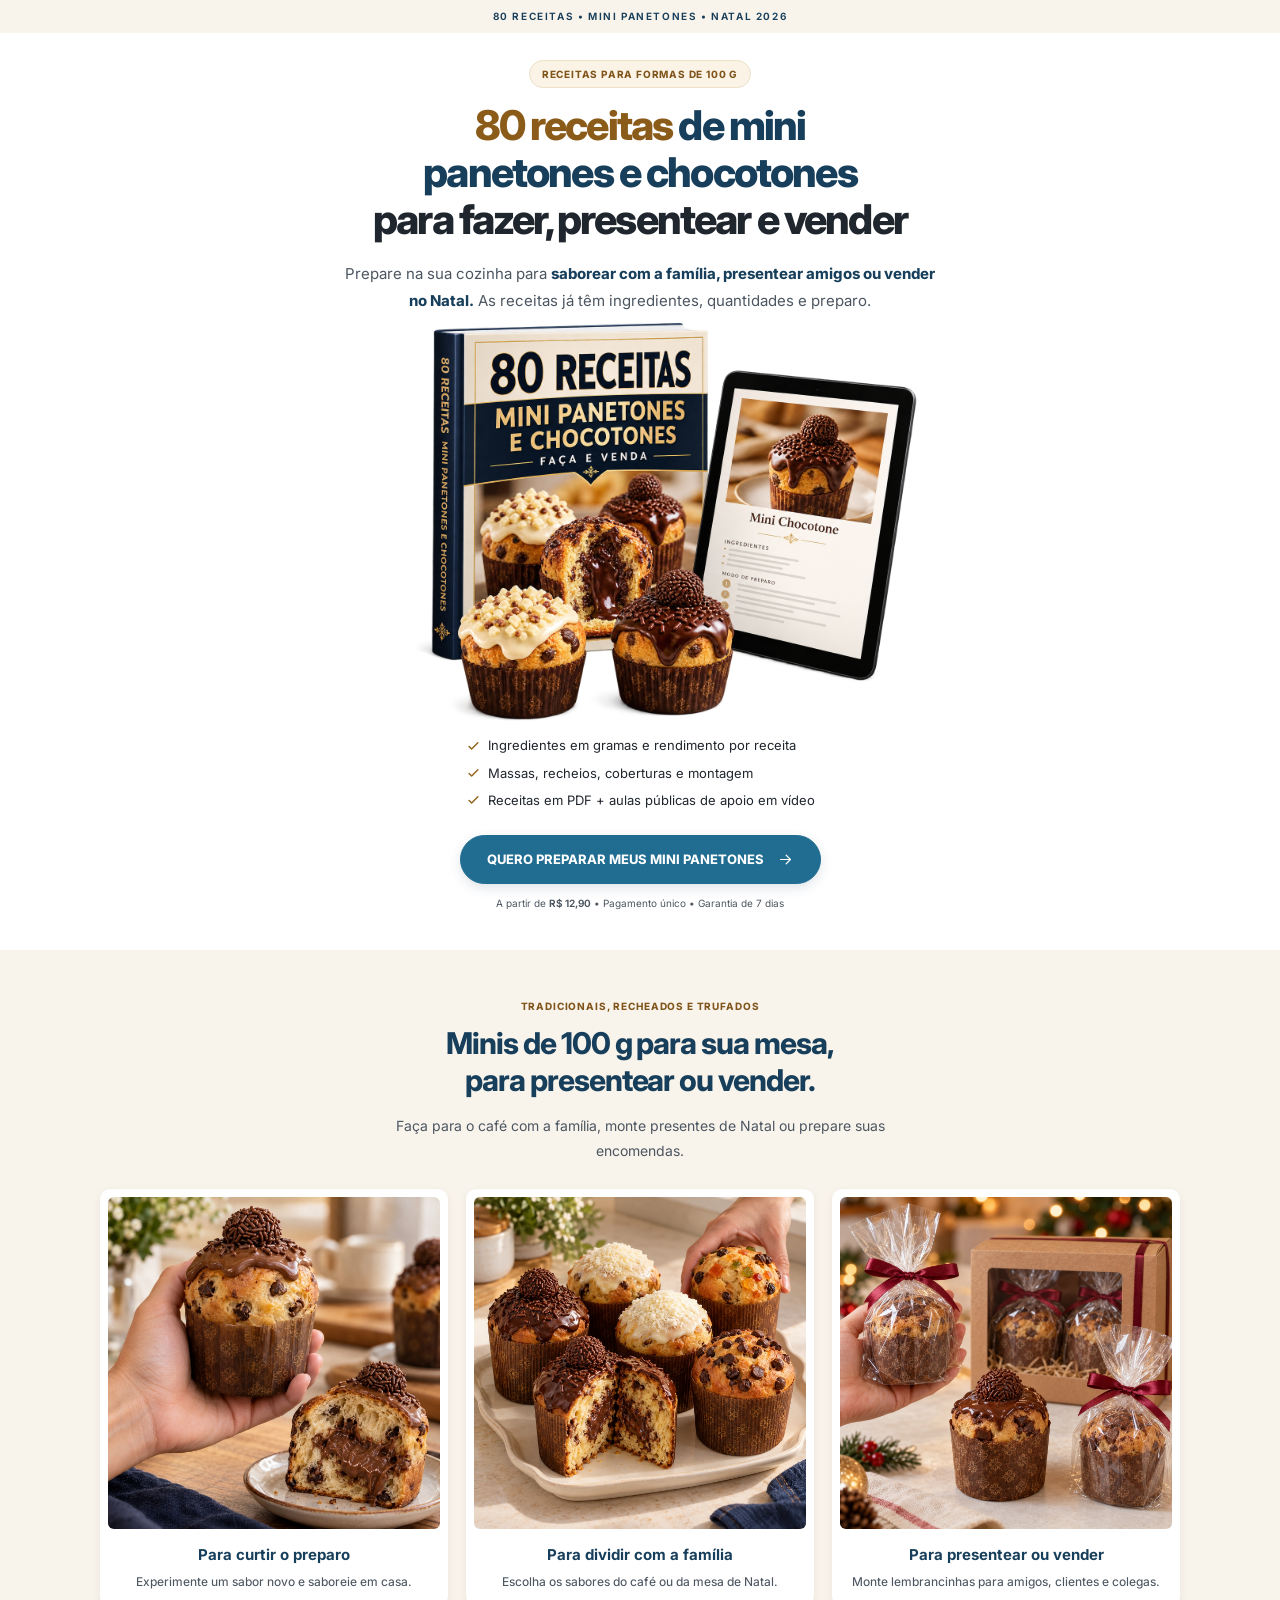
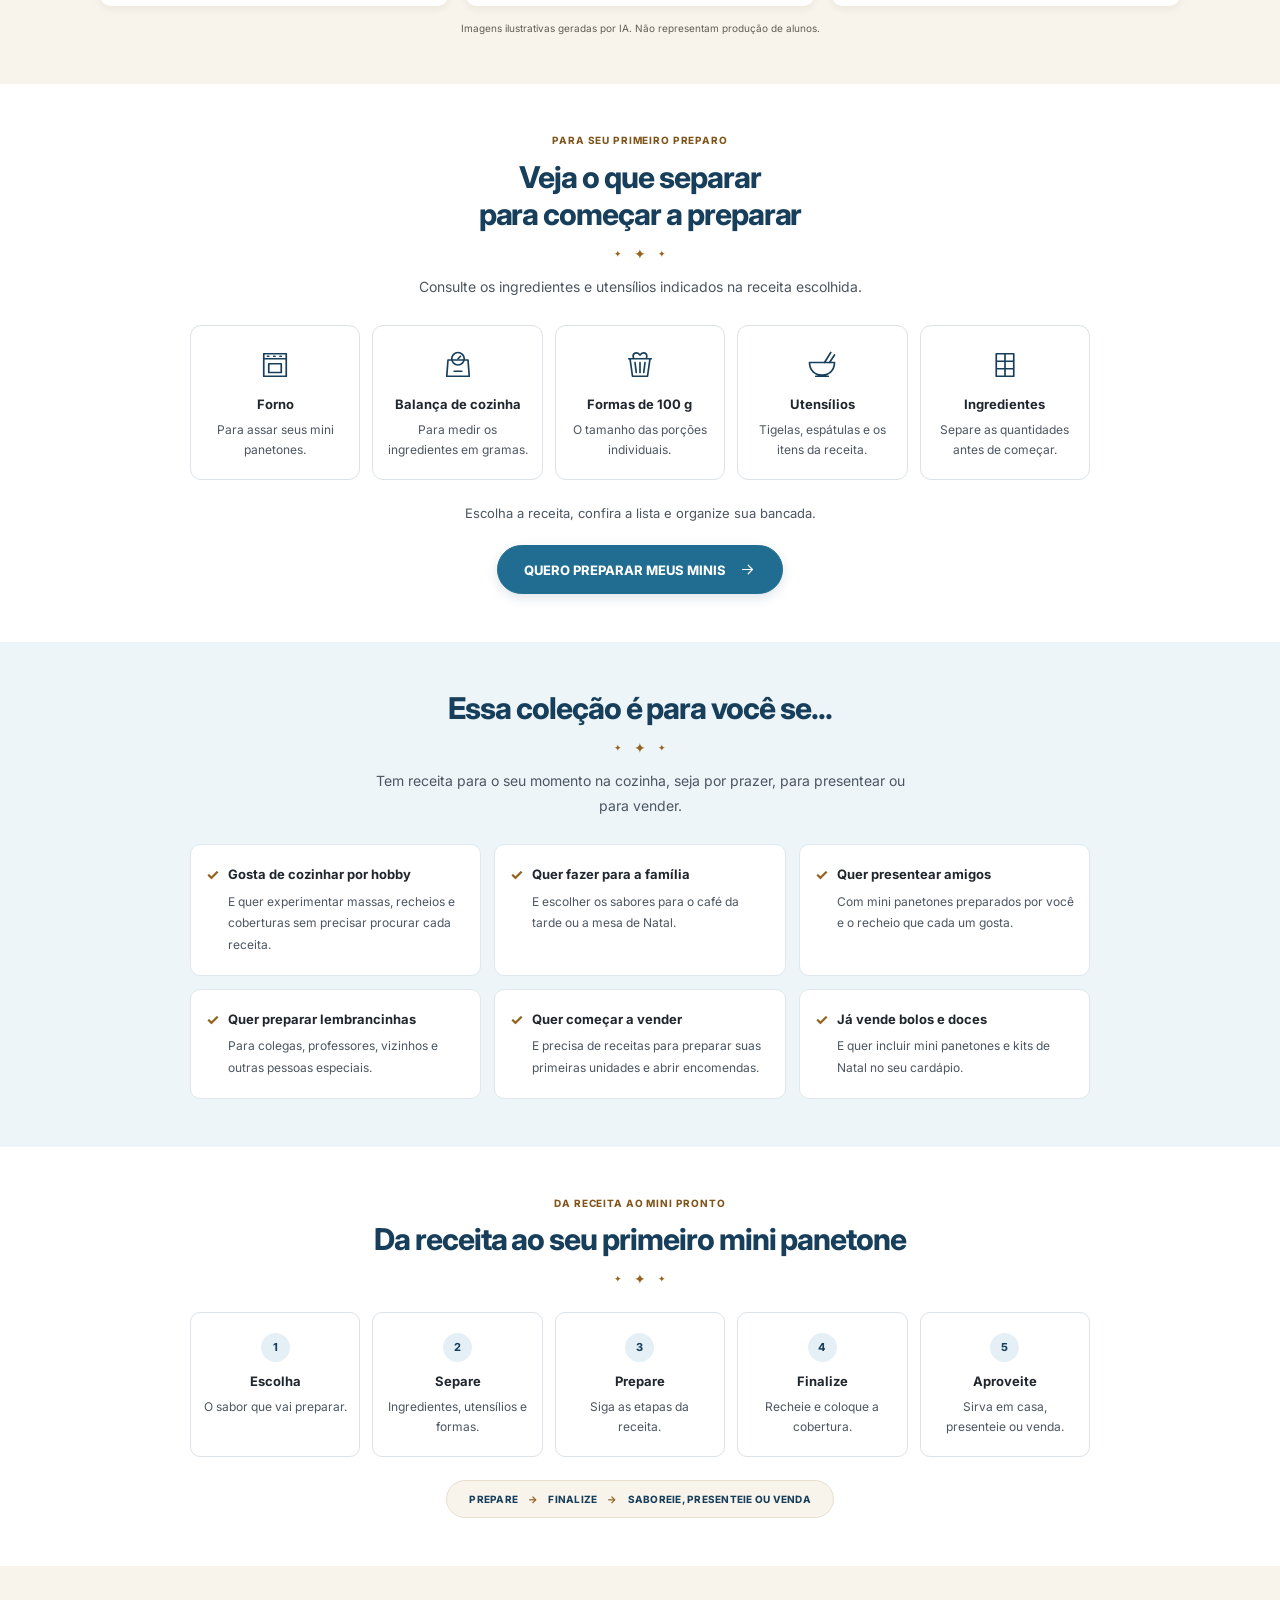
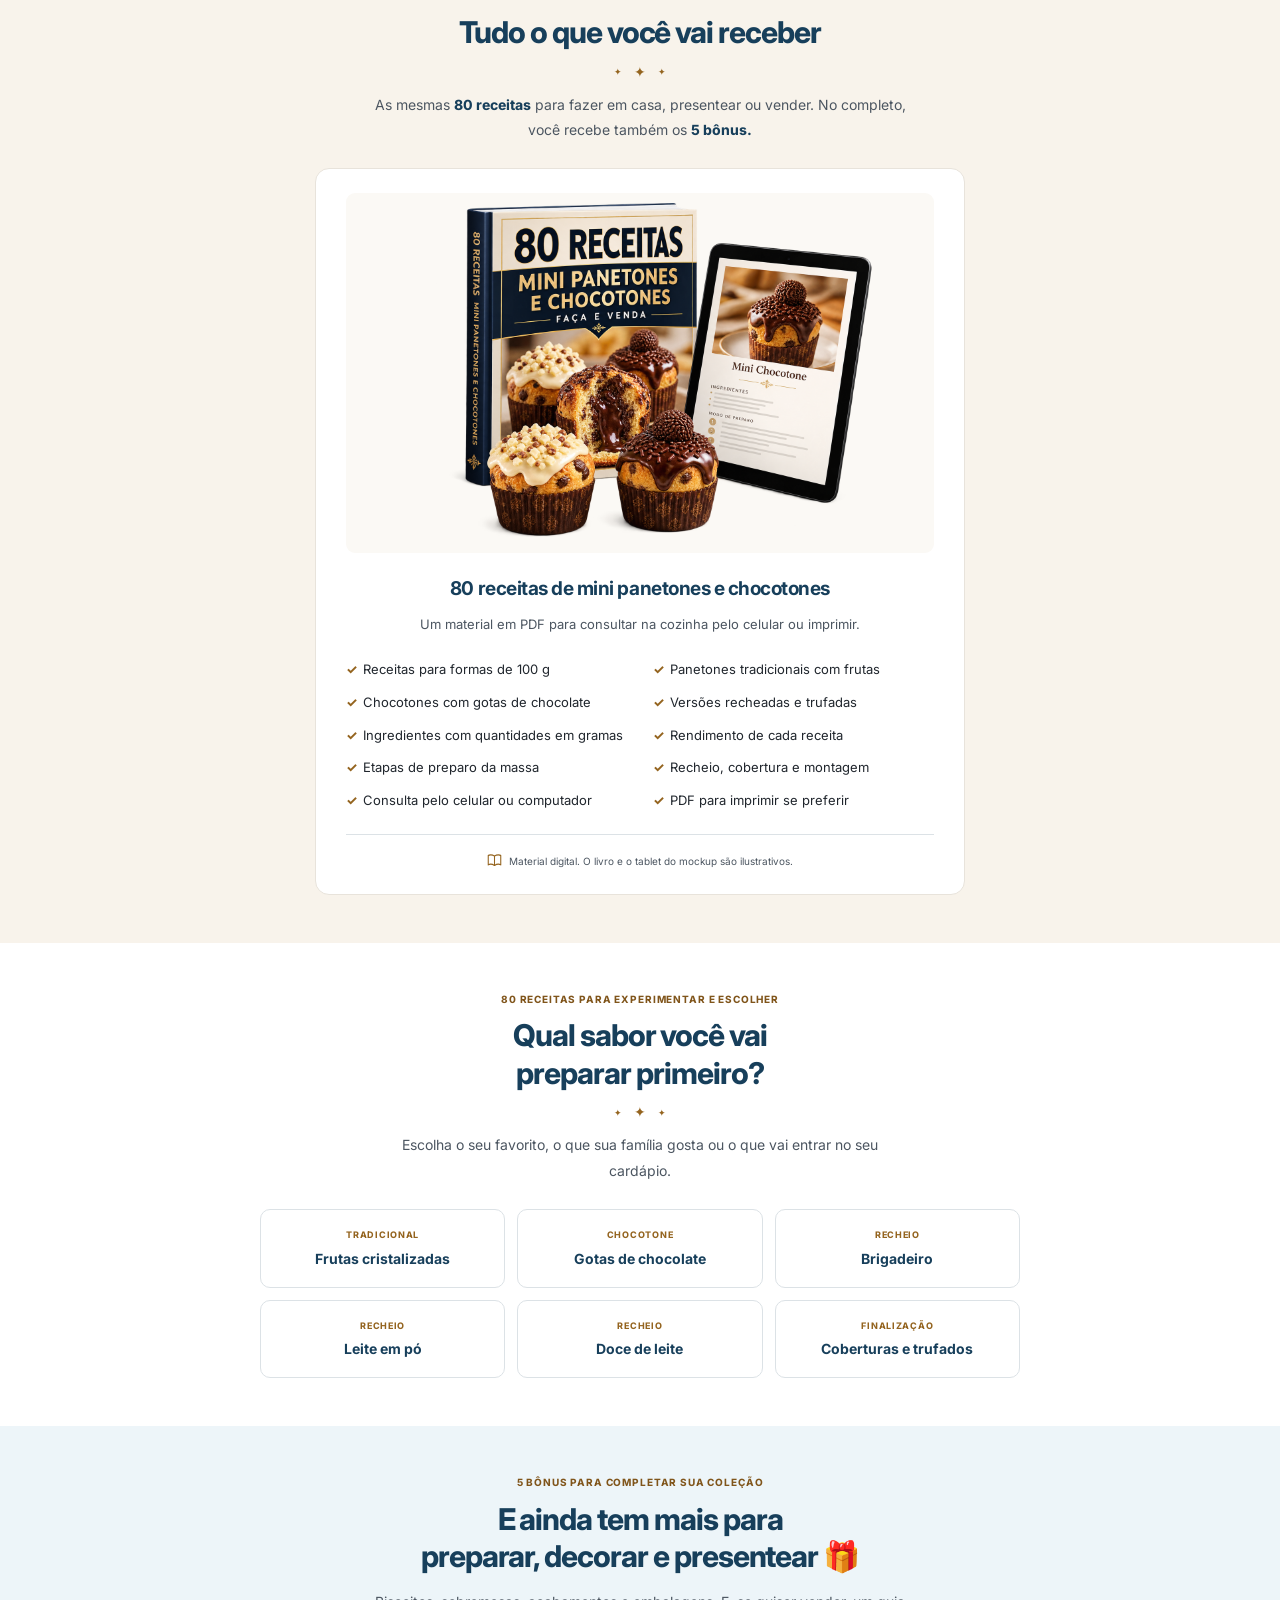
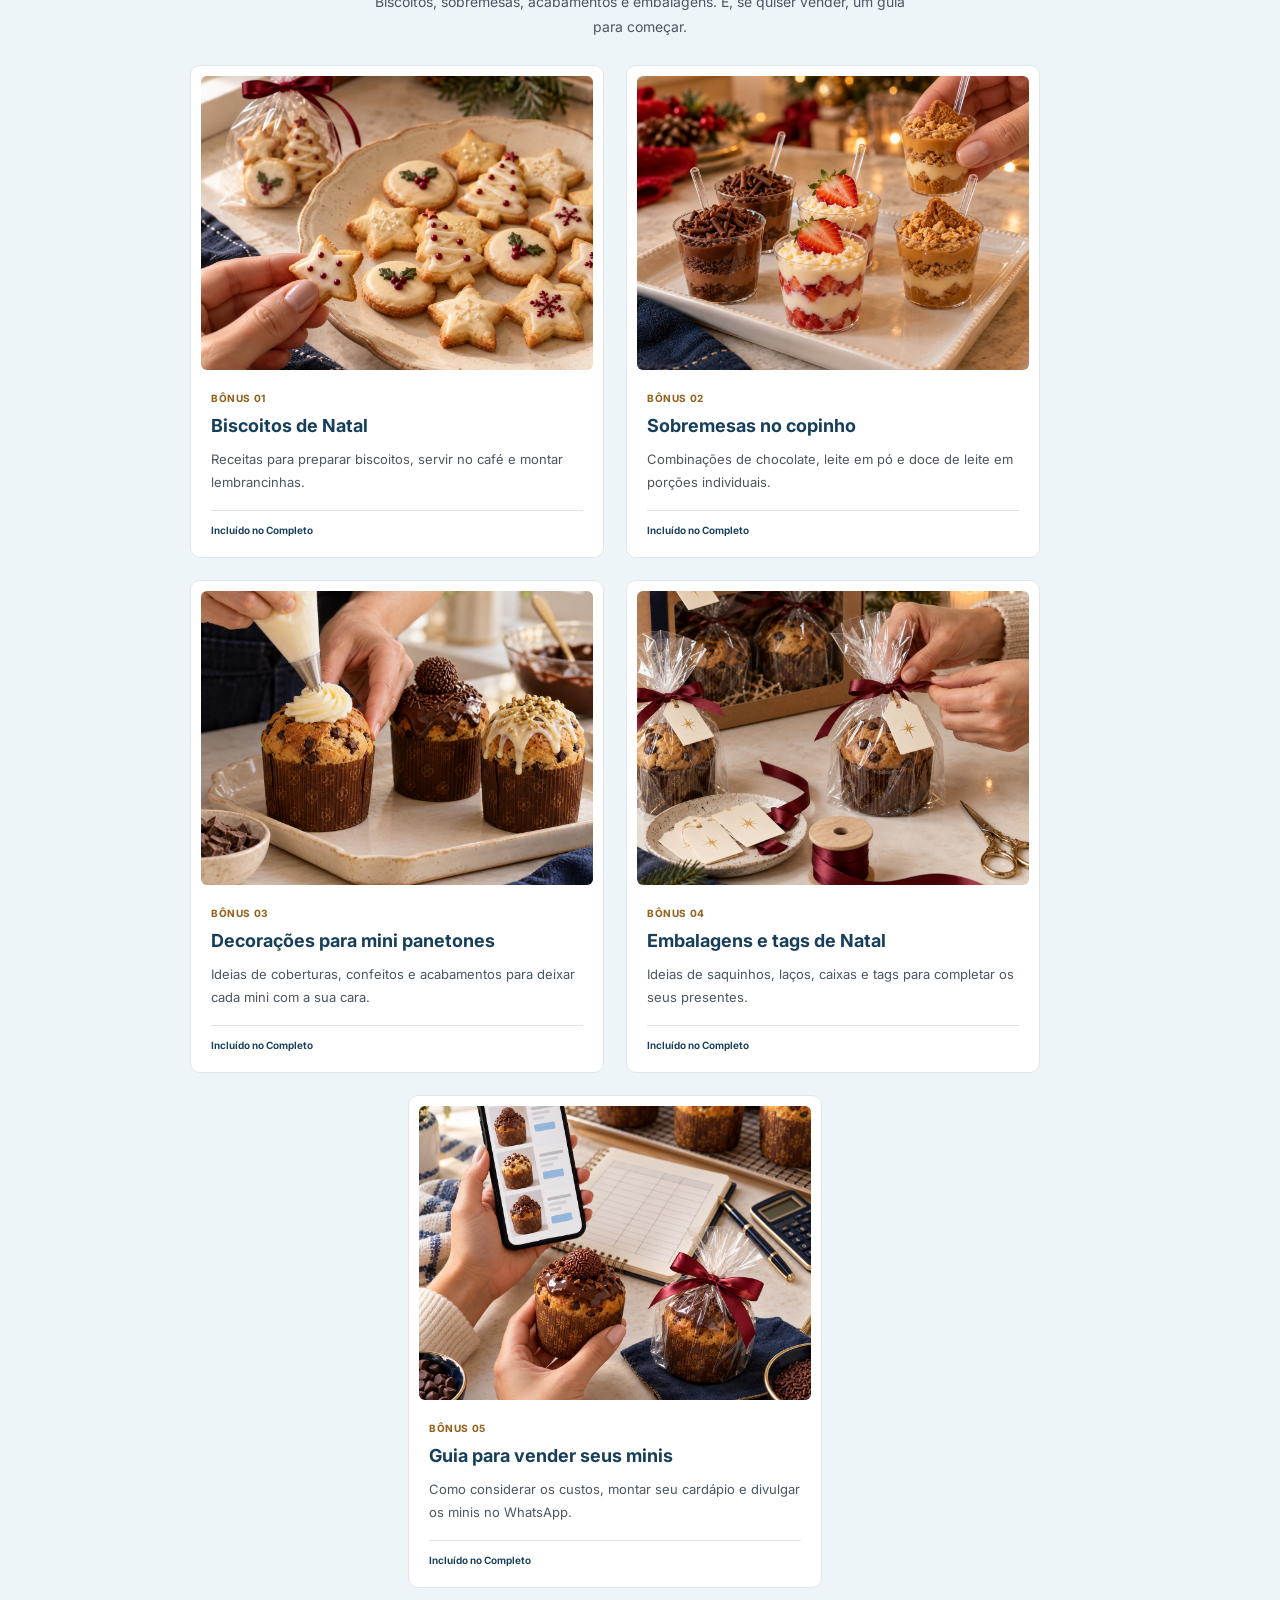
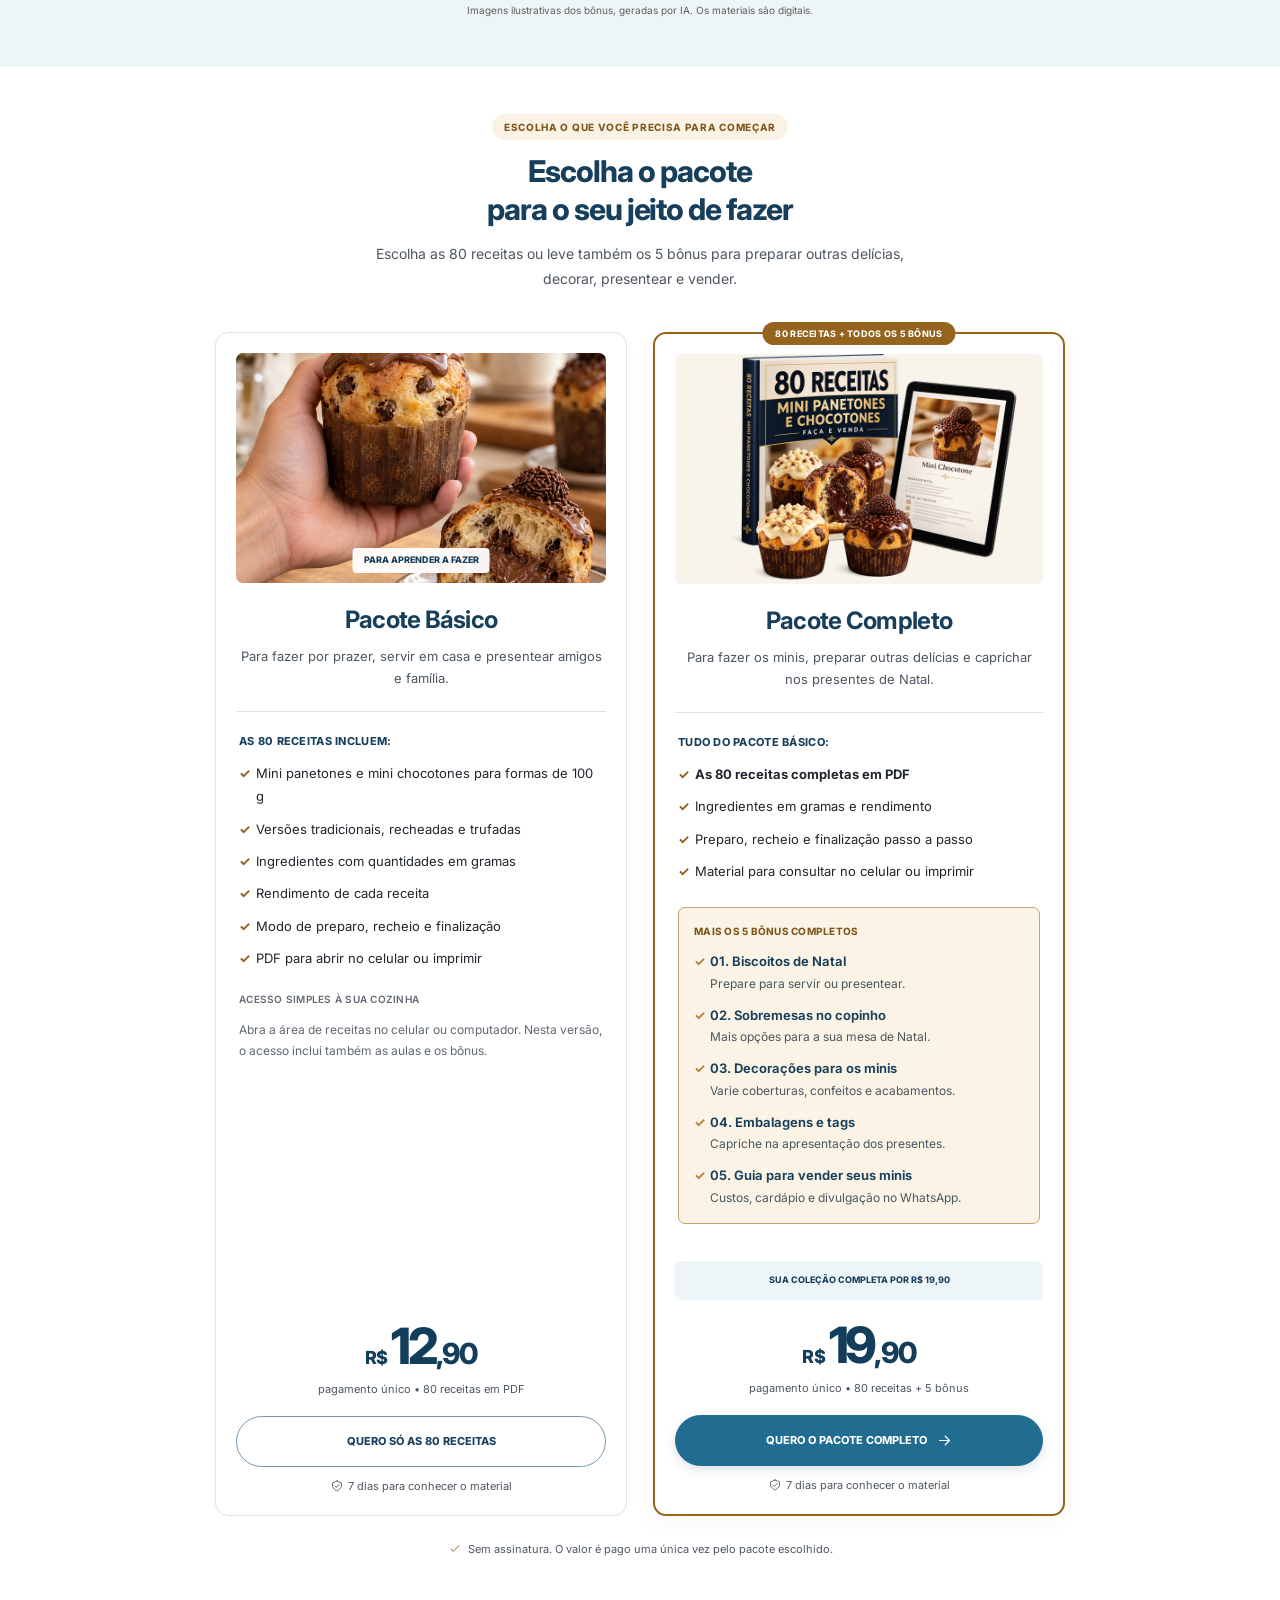
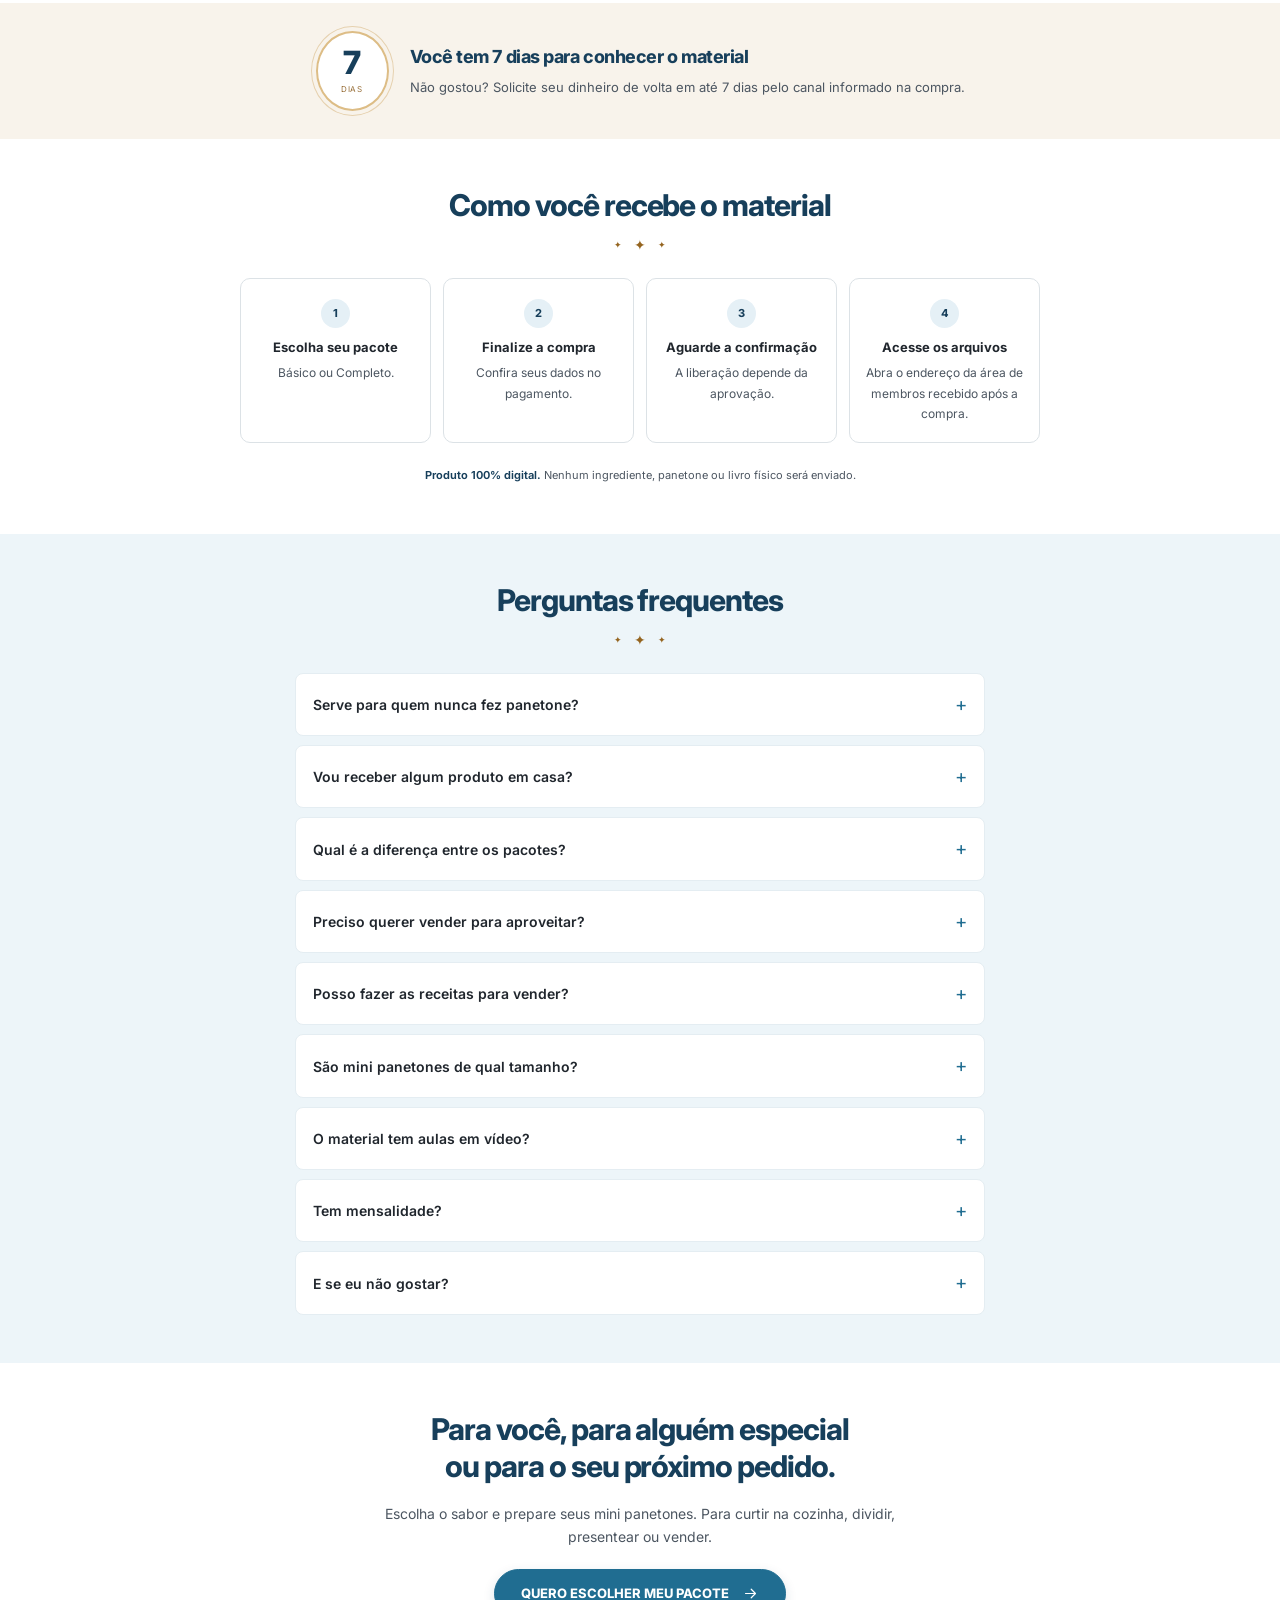
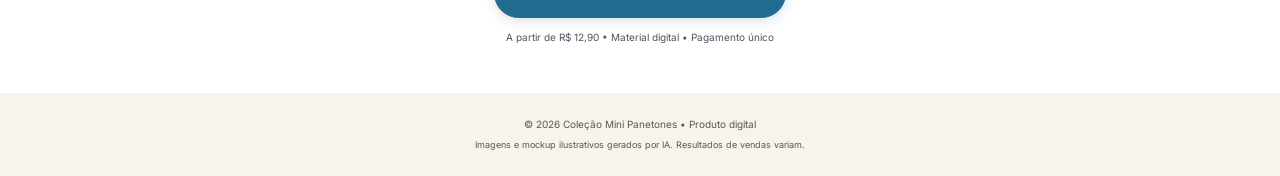
<file: index.html>
<!doctype html>
<html lang="pt-BR">
<head>
<meta charset="utf-8">
<meta name="viewport" content="width=device-width, initial-scale=1">
<meta name="theme-color" content="#24506c">
<meta name="description" content="80 receitas de mini panetones e chocotones para fazer, presentear e vender. Receitas passo a passo a partir de R$ 12,90.">
<title>80 Receitas de Mini Panetones e Chocotones | Faça, Presenteie e Venda</title>
<link rel="preconnect" href="https://fonts.googleapis.com">
<link rel="preconnect" href="https://fonts.gstatic.com" crossorigin>
<link href="https://fonts.googleapis.com/css2?family=Inter:wght@400;500;600;650;700;750;800;900&display=swap" rel="stylesheet">
<link rel="icon" href="assets/favicon.svg" type="image/svg+xml">
<link rel="stylesheet" href="styles.css">
<script src="script.js" defer></script>
</head>
<body>
<svg class="icon-definitions" xmlns="http://www.w3.org/2000/svg" aria-hidden="true"><symbol id="check" viewBox="0 0 24 24"><path d="m5 12 4 4L19 6"/></symbol><symbol id="arrow" viewBox="0 0 24 24"><path d="M5 12h14m-6-6 6 6-6 6"/></symbol><symbol id="gift" viewBox="0 0 24 24"><path d="M3 8h18v4H3zM5 12v9h14v-9M12 8v13M12 8H8a3 3 0 1 1 3-3l1 3Zm0 0h4a3 3 0 1 0-3-3l-1 3Z"/></symbol><symbol id="shield" viewBox="0 0 24 24"><path d="m12 2 9 4v6c0 5-9 10-9 10S3 17 3 12V6l9-4Z"/><path d="m8 12 3 3 5-6"/></symbol><symbol id="book" viewBox="0 0 24 24"><path d="M12 5C8 2 3 3 2 4v15c3-2 7-1 10 1 3-2 7-3 10-1V4c-1-1-6-2-10 1Zm0 0v15"/></symbol><symbol id="oven" viewBox="0 0 24 24"><path d="M3 3h18v18H3zM3 7h18M7 11h10v7H7zM6 5h1m4 0h1m4 0h1"/></symbol><symbol id="scale" viewBox="0 0 24 24"><path d="M4 8h16l1 13H3L4 8Z"/><circle cx="12" cy="7" r="5"/><path d="m12 7 2-2M9 17h6"/></symbol><symbol id="mold" viewBox="0 0 24 24"><path d="M4 7h16l-2 14H6L4 7ZM3 7h18M8 10l1 8m7-8-1 8m-3-8v8M7 7c-2-5 3-6 5-3 2-3 7-2 5 3"/></symbol><symbol id="bowl" viewBox="0 0 24 24"><path d="M2 10h20c0 6-4 10-10 10S2 16 2 10ZM7 21h10M14 10l5-8m-1 8 4-6"/></symbol><symbol id="chocolate" viewBox="0 0 24 24"><path d="M5 3h14v18H5zM5 9h14M5 15h14M12 3v18"/></symbol></svg>
<div class="top-note">80 RECEITAS • MINI PANETONES • NATAL 2026</div>
<main>
<section class="hero container" id="inicio">
<div class="hero-kicker">RECEITAS PARA FORMAS DE 100 G</div>
<h1><span><span class="headline-key">80 receitas</span> de mini<br class="desktop-break"> panetones e chocotones</span><br>para fazer, presentear e vender</h1>
<p class="hero-lead">Prepare na sua cozinha para <strong>saborear com a família, presentear amigos ou vender no Natal.</strong> As receitas já têm ingredientes, quantidades e preparo.</p>
<div class="product-mockup"><img class="generated-mockup" src="assets/hero-mockup.png" alt="Mockup ilustrativo em 3D da coleção 80 Receitas, com livro digital, tablet e três mini panetones" fetchpriority="high" width="1536" height="1024"></div>
<ul class="hero-benefits"><li><svg class="icon"><use href="#check"/></svg>Ingredientes em gramas e rendimento por receita</li><li><svg class="icon"><use href="#check"/></svg>Massas, recheios, coberturas e montagem</li><li><svg class="icon"><use href="#check"/></svg>Receitas em PDF + aulas públicas de apoio em vídeo</li></ul>
<a class="button hero-button" href="#oferta">QUERO PREPARAR MEUS MINI PANETONES <svg class="icon"><use href="#arrow"/></svg></a>
<p class="microcopy">A partir de <strong>R$ 12,90</strong> • Pagamento único • Garantia de 7 dias</p>
</section>
<section class="section cream" id="receitas"><div class="container section-intro"><span class="section-label">TRADICIONAIS, RECHEADOS E TRUFADOS</span><h2>Minis de 100 g para sua mesa,<br>para presentear ou vender.</h2><p>Faça para o café com a família, monte presentes de Natal ou prepare suas encomendas.</p></div>
<div class="gallery"><figure><img src="assets/mini-mao.jpg" alt="Mini chocotone na palma de uma mão, mostrando seu tamanho individual" loading="lazy" width="1024" height="1024"><figcaption><strong>Para curtir o preparo</strong><span>Experimente um sabor novo e saboreie em casa.</span></figcaption></figure><figure><img src="assets/mini-sabores.jpg" alt="Bandeja com seis mini panetones em formas pequenas e sabores variados" loading="lazy" width="1024" height="1024"><figcaption><strong>Para dividir com a família</strong><span>Escolha os sabores do café ou da mesa de Natal.</span></figcaption></figure><figure><img src="assets/mini-presentes.jpg" alt="Mini panetones embalados individualmente e em uma pequena caixa de presente" loading="lazy" width="1024" height="1024"><figcaption><strong>Para presentear ou vender</strong><span>Monte lembrancinhas para amigos, clientes e colegas.</span></figcaption></figure></div>
<p class="image-note">Imagens ilustrativas geradas por IA. Não representam produção de alunos.</p>
</section>
<section class="section container" id="materiais"><div class="section-intro"><span class="section-label">PARA SEU PRIMEIRO PREPARO</span><h2>Veja o que separar<br>para começar a preparar</h2><div class="ornament" aria-hidden="true">✦ <span>✦</span> ✦</div><p>Consulte os ingredientes e utensílios indicados na receita escolhida.</p></div><div class="materials-grid"><article><span aria-hidden="true"><svg class="icon material-icon"><use href="#oven"/></svg></span><h3>Forno</h3><p>Para assar seus mini panetones.</p></article><article><span aria-hidden="true"><svg class="icon material-icon"><use href="#scale"/></svg></span><h3>Balança de cozinha</h3><p>Para medir os ingredientes em gramas.</p></article><article><span aria-hidden="true"><svg class="icon material-icon"><use href="#mold"/></svg></span><h3>Formas de 100 g</h3><p>O tamanho das porções individuais.</p></article><article><span aria-hidden="true"><svg class="icon material-icon"><use href="#bowl"/></svg></span><h3>Utensílios</h3><p>Tigelas, espátulas e os itens da receita.</p></article><article><span aria-hidden="true"><svg class="icon material-icon"><use href="#chocolate"/></svg></span><h3>Ingredientes</h3><p>Separe as quantidades antes de começar.</p></article></div><p class="section-bottom-note">Escolha a receita, confira a lista e organize sua bancada.</p><a class="button" href="#oferta">QUERO PREPARAR MEUS MINIS <svg class="icon"><use href="#arrow"/></svg></a></section>
<section class="section blue-tint" id="para-quem"><div class="container"><div class="section-intro"><h2>Essa coleção é para você se...</h2><div class="ornament" aria-hidden="true">✦ <span>✦</span> ✦</div><p>Tem receita para o seu momento na cozinha, seja por prazer, para presentear ou para vender.</p></div><div class="audience-grid"><article><span>✓</span><div><h3>Gosta de cozinhar por hobby</h3><p>E quer experimentar massas, recheios e coberturas sem precisar procurar cada receita.</p></div></article><article><span>✓</span><div><h3>Quer fazer para a família</h3><p>E escolher os sabores para o café da tarde ou a mesa de Natal.</p></div></article><article><span>✓</span><div><h3>Quer presentear amigos</h3><p>Com mini panetones preparados por você e o recheio que cada um gosta.</p></div></article><article><span>✓</span><div><h3>Quer preparar lembrancinhas</h3><p>Para colegas, professores, vizinhos e outras pessoas especiais.</p></div></article><article><span>✓</span><div><h3>Quer começar a vender</h3><p>E precisa de receitas para preparar suas primeiras unidades e abrir encomendas.</p></div></article><article><span>✓</span><div><h3>Já vende bolos e doces</h3><p>E quer incluir mini panetones e kits de Natal no seu cardápio.</p></div></article></div></div></section>
<section class="section container" id="passo-a-passo"><div class="section-intro"><span class="section-label">DA RECEITA AO MINI PRONTO</span><h2>Da receita ao seu primeiro mini panetone</h2><div class="ornament" aria-hidden="true">✦ <span>✦</span> ✦</div></div><ol class="preparation-steps"><li><span>1</span><h3>Escolha</h3><p>O sabor que vai preparar.</p></li><li><span>2</span><h3>Separe</h3><p>Ingredientes, utensílios e formas.</p></li><li><span>3</span><h3>Prepare</h3><p>Siga as etapas da receita.</p></li><li><span>4</span><h3>Finalize</h3><p>Recheie e coloque a cobertura.</p></li><li><span>5</span><h3>Aproveite</h3><p>Sirva em casa, presenteie ou venda.</p></li></ol><p class="process-strip">PREPARE <span>→</span> FINALIZE <span>→</span> SABOREIE, PRESENTEIE OU VENDA</p></section>
<section class="section cream" id="o-que-recebe"><div class="container"><div class="section-intro"><h2>Tudo o que você vai receber</h2><div class="ornament" aria-hidden="true">✦ <span>✦</span> ✦</div><p>As mesmas <strong>80 receitas</strong> para fazer em casa, presentear ou vender. No completo, você recebe também os <strong>5 bônus.</strong></p></div><article class="collection-card"><div class="collection-visual"><img src="assets/hero-mockup.png" alt="Mockup ilustrativo da coleção digital com 80 receitas de mini panetones e chocotones" width="1536" height="1024" loading="lazy"></div><h3>80 receitas de mini panetones e chocotones</h3><p class="collection-description">Um material em PDF para consultar na cozinha pelo celular ou imprimir.</p><ul class="collection-checks"><li>Receitas para formas de 100 g</li><li>Panetones tradicionais com frutas</li><li>Chocotones com gotas de chocolate</li><li>Versões recheadas e trufadas</li><li>Ingredientes com quantidades em gramas</li><li>Rendimento de cada receita</li><li>Etapas de preparo da massa</li><li>Recheio, cobertura e montagem</li><li>Consulta pelo celular ou computador</li><li>PDF para imprimir se preferir</li></ul><p class="collection-note"><svg class="icon"><use href="#book"/></svg> Material digital. O livro e o tablet do mockup são ilustrativos.</p></article></div></section>
<section class="section container" id="sabores"><div class="section-intro"><span class="section-label">80 RECEITAS PARA EXPERIMENTAR E ESCOLHER</span><h2>Qual sabor você vai<br>preparar primeiro?</h2><div class="ornament" aria-hidden="true">✦ <span>✦</span> ✦</div><p>Escolha o seu favorito, o que sua família gosta ou o que vai entrar no seu cardápio.</p></div><div class="flavor-grid"><article><span>TRADICIONAL</span><h3>Frutas cristalizadas</h3></article><article><span>CHOCOTONE</span><h3>Gotas de chocolate</h3></article><article><span>RECHEIO</span><h3>Brigadeiro</h3></article><article><span>RECHEIO</span><h3>Leite em pó</h3></article><article><span>RECHEIO</span><h3>Doce de leite</h3></article><article><span>FINALIZAÇÃO</span><h3>Coberturas e trufados</h3></article></div></section>
<section class="section blue-tint" id="bonus"><div class="container"><div class="section-intro"><span class="section-label">5 BÔNUS PARA COMPLETAR SUA COLEÇÃO</span><h2>E ainda tem mais para<br>preparar, decorar e presentear 🎁</h2><p>Biscoitos, sobremesas, acabamentos e embalagens. E, se quiser vender, um guia para começar.</p></div><div class="bonus-list bonus-with-photos"><article><img class="bonus-photo" src="assets/bonus-biscoitos.jpg" alt="Biscoitos natalinos pequenos com cobertura, ao lado de um saquinho de presente" width="1024" height="1024" loading="lazy"><div class="bonus-card-body"><span class="bonus-label">BÔNUS 01</span><h3>Biscoitos de Natal</h3><p>Receitas para preparar biscoitos, servir no café e montar lembrancinhas.</p><span class="bonus-included">Incluído no Completo</span></div></article><article><img class="bonus-photo" src="assets/bonus-copinhos.jpg" alt="Pequenos copinhos de sobremesa com camadas de chocolate, leite em pó e frutas" width="1024" height="1024" loading="lazy"><div class="bonus-card-body"><span class="bonus-label">BÔNUS 02</span><h3>Sobremesas no copinho</h3><p>Combinações de chocolate, leite em pó e doce de leite em porções individuais.</p><span class="bonus-included">Incluído no Completo</span></div></article><article><img class="bonus-photo" src="assets/bonus-decoracoes.jpg" alt="Mãos decorando um mini chocotone com cobertura e confeitos" width="1024" height="1024" loading="lazy"><div class="bonus-card-body"><span class="bonus-label">BÔNUS 03</span><h3>Decorações para mini panetones</h3><p>Ideias de coberturas, confeitos e acabamentos para deixar cada mini com a sua cara.</p><span class="bonus-included">Incluído no Completo</span></div></article><article><img class="bonus-photo" src="assets/bonus-embalagens.jpg" alt="Pequenos mini panetones embalados com laços e tags de presente" width="1024" height="1024" loading="lazy"><div class="bonus-card-body"><span class="bonus-label">BÔNUS 04</span><h3>Embalagens e tags de Natal</h3><p>Ideias de saquinhos, laços, caixas e tags para completar os seus presentes.</p><span class="bonus-included">Incluído no Completo</span></div></article><article><img class="bonus-photo" src="assets/bonus-vendas.jpg" alt="Mini chocotone ao lado de um celular com catálogo e de um caderno de pedidos" width="1024" height="1024" loading="lazy"><div class="bonus-card-body"><span class="bonus-label">BÔNUS 05</span><h3>Guia para vender seus minis</h3><p>Como considerar os custos, montar seu cardápio e divulgar os minis no WhatsApp.</p><span class="bonus-included">Incluído no Completo</span></div></article></div><p class="image-note">Imagens ilustrativas dos bônus, geradas por IA. Os materiais são digitais.</p></div></section>
<section class="section offers container" id="oferta"><div class="section-intro"><span class="offer-tag">ESCOLHA O QUE VOCÊ PRECISA PARA COMEÇAR</span><h2>Escolha o pacote<br>para o seu jeito de fazer</h2><p>Escolha as 80 receitas ou leve também os 5 bônus para preparar outras delícias, decorar, presentear e vender.</p></div>
<div class="pricing-grid"><article class="price-card"><div class="plan-picture"><img src="assets/mini-mao.jpg" alt="Mini chocotone individual na mão" loading="lazy" width="1024" height="1024"><span>PARA APRENDER A FAZER</span></div><div class="plan-heading"><h3>Pacote Básico</h3><p>Para fazer por prazer, servir em casa e presentear amigos e família.</p></div><div class="plan-content"><h4>AS 80 RECEITAS INCLUEM:</h4><ul class="check-list"><li>Mini panetones e mini chocotones para formas de 100 g</li><li>Versões tradicionais, recheadas e trufadas</li><li>Ingredientes com quantidades em gramas</li><li>Rendimento de cada receita</li><li>Modo de preparo, recheio e finalização</li><li>PDF para abrir no celular ou imprimir</li></ul><div class="not-included"><h4>ACESSO SIMPLES À SUA COZINHA</h4><p>Abra a área de receitas no celular ou computador. Nesta versão, o acesso inclui também as aulas e os bônus.</p></div></div><div class="purchase"><div class="price"><span>R$</span>12<small>,90</small></div><p>pagamento único • 80 receitas em PDF</p><button class="button button-outline" data-plan="basico">QUERO SÓ AS 80 RECEITAS</button><span class="plan-guarantee"><svg class="icon"><use href="#shield"/></svg> 7 dias para conhecer o material</span></div></article>
<article class="price-card featured"><div class="recommended">80 RECEITAS + TODOS OS 5 BÔNUS</div><div class="plan-picture complete-picture"><img src="assets/hero-mockup.png" alt="Coleção digital com 80 receitas de mini panetones e chocotones" loading="lazy" width="1536" height="1024"></div><div class="plan-heading"><h3>Pacote Completo</h3><p>Para fazer os minis, preparar outras delícias e caprichar nos presentes de Natal.</p></div><div class="plan-content"><h4>TUDO DO PACOTE BÁSICO:</h4><ul class="check-list"><li><strong>As 80 receitas completas em PDF</strong></li><li>Ingredientes em gramas e rendimento</li><li>Preparo, recheio e finalização passo a passo</li><li>Material para consultar no celular ou imprimir</li></ul><div class="included-bonuses"><h4>MAIS OS 5 BÔNUS COMPLETOS</h4><p><strong>01. Biscoitos de Natal</strong><span>Prepare para servir ou presentear.</span></p><p><strong>02. Sobremesas no copinho</strong><span>Mais opções para a sua mesa de Natal.</span></p><p><strong>03. Decorações para os minis</strong><span>Varie coberturas, confeitos e acabamentos.</span></p><p><strong>04. Embalagens e tags</strong><span>Capriche na apresentação dos presentes.</span></p><p><strong>05. Guia para vender seus minis</strong><span>Custos, cardápio e divulgação no WhatsApp.</span></p></div></div><div class="purchase"><div class="upgrade">SUA COLEÇÃO COMPLETA POR R$ 19,90</div><div class="price"><span>R$</span>19<small>,90</small></div><p>pagamento único • 80 receitas + 5 bônus</p><button class="button" data-plan="completo">QUERO O PACOTE COMPLETO <svg class="icon"><use href="#arrow"/></svg></button><span class="plan-guarantee"><svg class="icon"><use href="#shield"/></svg> 7 dias para conhecer o material</span></div></article></div><div class="offer-summary"><svg class="icon"><use href="#check"/></svg><span>Sem assinatura. O valor é pago uma única vez pelo pacote escolhido.</span></div></section>
<section class="guarantee cream"><div class="container guarantee-inner"><div class="guarantee-seal"><strong>7</strong><span>DIAS</span></div><div><h2>Você tem 7 dias para conhecer o material</h2><p>Não gostou? Solicite seu dinheiro de volta em até 7 dias pelo canal informado na compra.</p></div></div></section>
<section class="section container" id="como-receber"><div class="section-intro"><h2>Como você recebe o material</h2><div class="ornament" aria-hidden="true">✦ <span>✦</span> ✦</div></div><ol class="delivery-steps"><li><span>1</span><h3>Escolha seu pacote</h3><p>Básico ou Completo.</p></li><li><span>2</span><h3>Finalize a compra</h3><p>Confira seus dados no pagamento.</p></li><li><span>3</span><h3>Aguarde a confirmação</h3><p>A liberação depende da aprovação.</p></li><li><span>4</span><h3>Acesse os arquivos</h3><p>Abra o endereço da área de membros recebido após a compra.</p></li></ol><p class="delivery-note"><strong>Produto 100% digital.</strong> Nenhum ingrediente, panetone ou livro físico será enviado.</p></section>
<section class="section faq blue-tint" id="duvidas"><div class="container"><div class="section-intro"><h2>Perguntas frequentes</h2><div class="ornament" aria-hidden="true">✦ <span>✦</span> ✦</div></div><div class="faq-list"><details><summary>Serve para quem nunca fez panetone?<span></span></summary><p>Sim. O material parte dos ingredientes e explica o preparo, o recheio e a finalização. Você também encontra as quantidades em gramas e o rendimento de cada receita.</p></details><details><summary>Vou receber algum produto em casa?<span></span></summary><p>Não. O material é digital. Você não recebe panetones prontos nem um livro impresso.</p></details><details><summary>Qual é a diferença entre os pacotes?<span></span></summary><p>O Básico custa R$ 12,90 e o Completo custa R$ 19,90. Nesta versão, os dois dão acesso à mesma área completa, com 80 receitas, aulas públicas de apoio e os 5 bônus.</p></details><details><summary>Preciso querer vender para aproveitar?<span></span></summary><p>Não. Você pode fazer por hobby, servir em casa ou presentear amigos e família. As 80 receitas estão nos dois pacotes. Os bônus do Completo também incluem outras receitas, decorações e embalagens para presentes. O guia de vendas é uma opção para quem quer comercializar.</p></details><details><summary>Posso fazer as receitas para vender?<span></span></summary><p>Sim. Você pode preparar para vender por unidade, em kits e por encomenda.</p></details><details><summary>São mini panetones de qual tamanho?<span></span></summary><p>As receitas são pensadas para formas de 100 g. O peso final pode variar conforme o recheio e a cobertura usados.</p></details><details><summary>O material tem aulas em vídeo?<span></span></summary><p>Sim. Você recebe as receitas escritas, os PDFs e uma seleção de 11 aulas públicas de apoio do YouTube, com crédito aos criadores. Os vídeos ajudam com técnicas de massa, recheios e bônus e podem usar fórmulas diferentes das fichas.</p></details><details><summary>Tem mensalidade?<span></span></summary><p>Não. Você paga uma única vez pelo pacote escolhido.</p></details><details><summary>E se eu não gostar?<span></span></summary><p>Você tem 7 dias após a compra para solicitar o reembolso integral pelo canal informado na compra.</p></details></div></div></section>
<section class="section final-cta container"><h2>Para você, para alguém especial<br>ou para o seu próximo pedido.</h2><p>Escolha o sabor e prepare seus mini panetones. Para curtir na cozinha, dividir, presentear ou vender.</p><a class="button" href="#oferta">QUERO ESCOLHER MEU PACOTE <svg class="icon"><use href="#arrow"/></svg></a><p class="microcopy">A partir de R$ 12,90 • Material digital • Pagamento único</p></section>
</main>
<footer>© 2026 Coleção Mini Panetones • Produto digital<p>Imagens e mockup ilustrativos gerados por IA. Resultados de vendas variam.</p></footer>
<dialog id="checkout-dialog" aria-labelledby="dialog-title"><button class="dialog-close" aria-label="Fechar janela">×</button><span class="offer-tag">PRÉVIA DA OFERTA</span><h2 id="dialog-title">Pacote completo</h2><p id="dialog-description"></p><div id="dialog-price"></div><p class="dialog-notice">O pagamento ainda não está conectado. Esta é a prévia local da sua página.</p><a class="button" style="width:100%;margin-top:18px" href="/app/">Conhecer a área de membros</a><button class="button dialog-return">Continuar vendo a página</button></dialog>
</body>
</html>
</file>
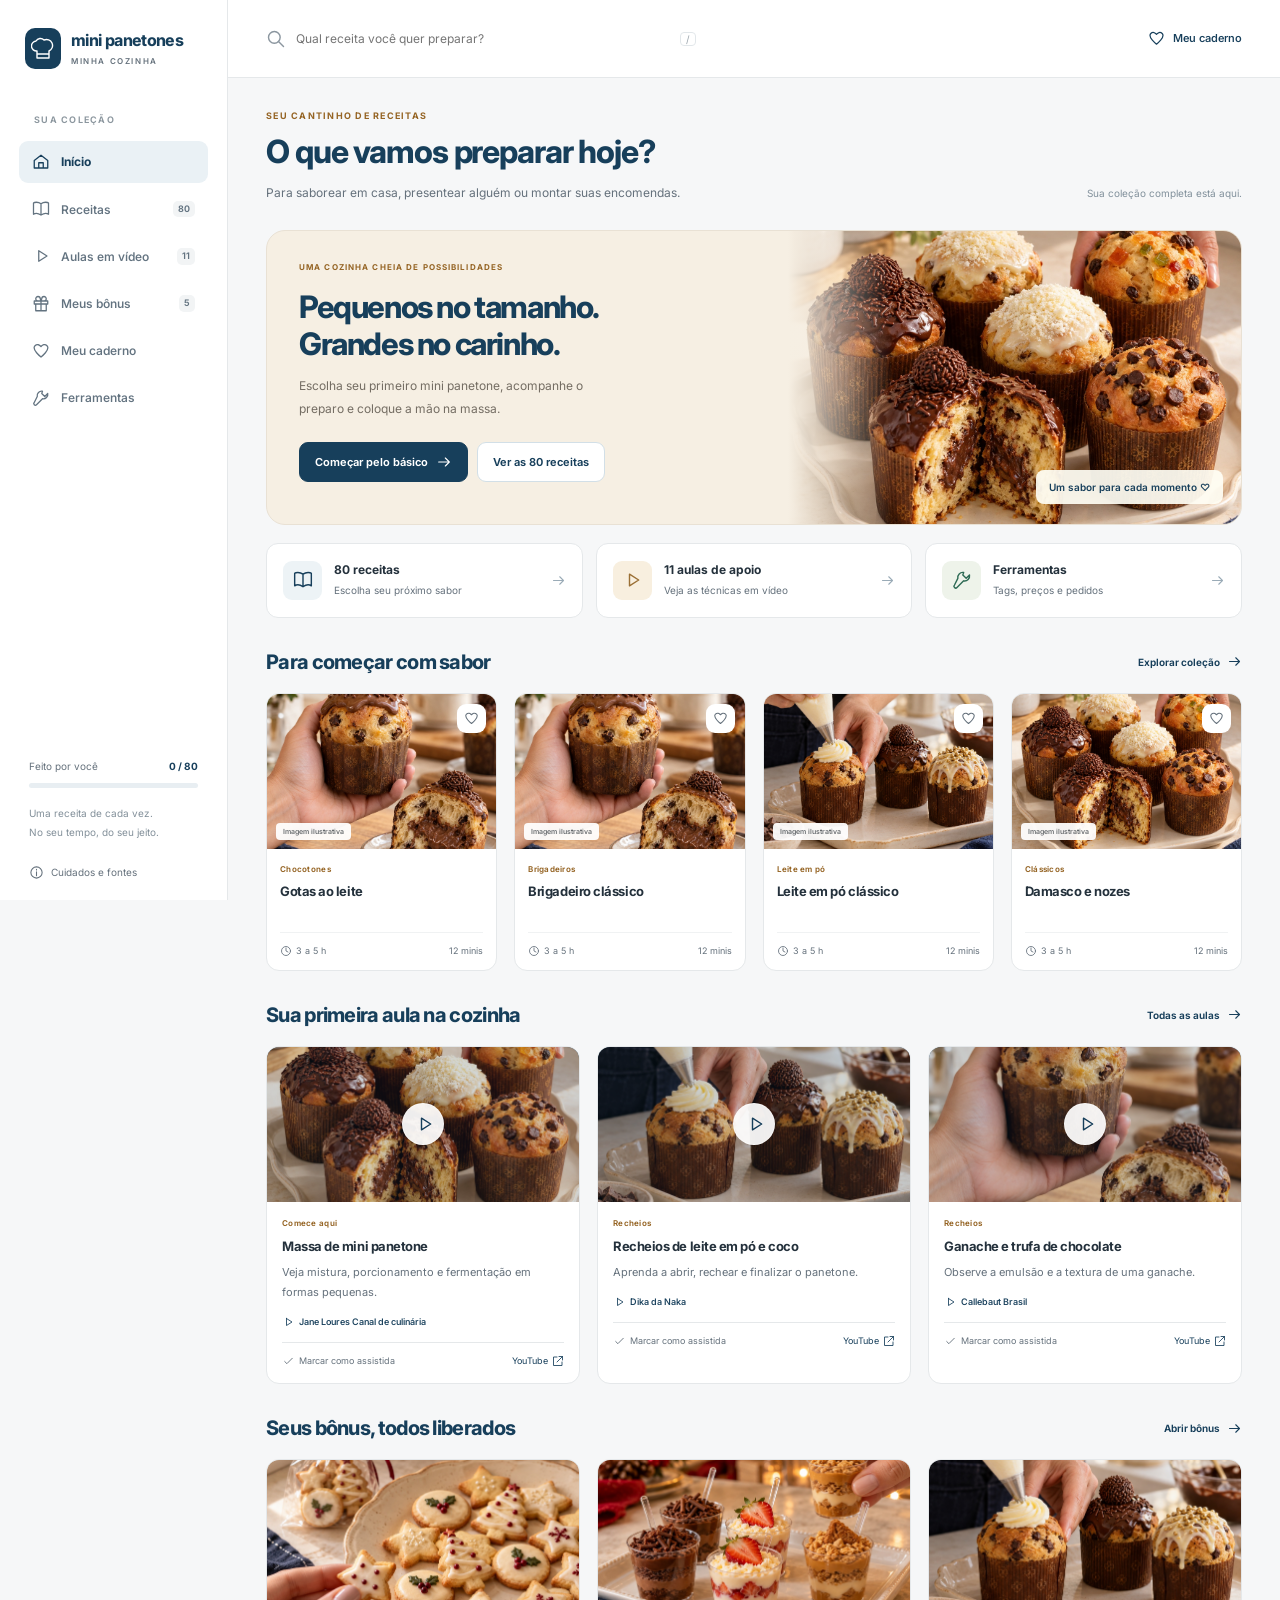
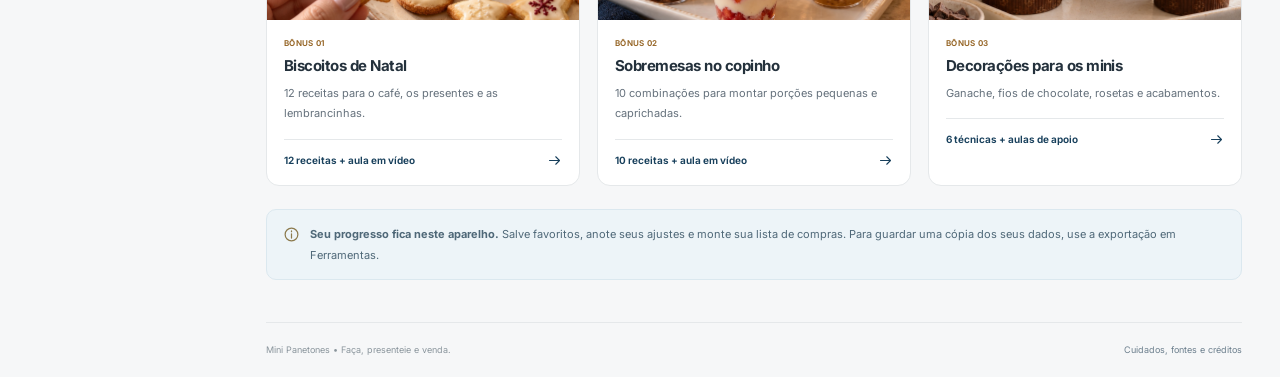
<file: app/index.html>
<!doctype html>
<html lang="pt-BR">
<head>
<meta charset="utf-8">
<meta name="viewport" content="width=device-width, initial-scale=1, viewport-fit=cover">
<meta name="theme-color" content="#173f5b">
<meta name="description" content="Sua coleção de mini panetones: receitas, aulas, bônus e ferramentas para preparar, presentear e vender.">
<title>Minha Cozinha | Mini Panetones</title>
<link rel="icon" href="../assets/favicon.svg" type="image/svg+xml">
<link rel="manifest" href="manifest.webmanifest">
<link rel="apple-touch-icon" href="icon-192.png">
<link rel="preconnect" href="https://fonts.googleapis.com">
<link rel="preconnect" href="https://fonts.gstatic.com" crossorigin>
<link href="https://fonts.googleapis.com/css2?family=Inter:wght@400;450;500;550;600;650;700;750;800&display=swap" rel="stylesheet">
<link rel="stylesheet" href="app.css">
<script src="content.js" defer></script>
<script src="app.js" defer></script>
</head>
<body>
<svg class="sprite" xmlns="http://www.w3.org/2000/svg" aria-hidden="true">
<symbol id="i-home" viewBox="0 0 24 24"><path d="m3 10 9-7 9 7v10H3V10Zm6 10v-7h6v7"/></symbol>
<symbol id="i-book" viewBox="0 0 24 24"><path d="M12 5C8 2 3 3 2 4v15c3-2 7-1 10 1 3-2 7-3 10-1V4c-1-1-6-2-10 1Zm0 0v15"/></symbol>
<symbol id="i-play" viewBox="0 0 24 24"><path d="m9 5 11 7-11 7V5Z"/></symbol>
<symbol id="i-gift" viewBox="0 0 24 24"><path d="M3 8h18v4H3zM5 12v9h14v-9M12 8v13M12 8H8a3 3 0 1 1 3-3l1 3Zm0 0h4a3 3 0 1 0-3-3l-1 3Z"/></symbol>
<symbol id="i-heart" viewBox="0 0 24 24"><path d="M20 5c-3-3-6-1-8 1-2-2-5-4-8-1-5 5 8 15 8 15S25 10 20 5Z"/></symbol>
<symbol id="i-tools" viewBox="0 0 24 24"><path d="M14 3a6 6 0 0 0-7 7L3 18a2 2 0 0 0 3 3l8-8a6 6 0 0 0 7-7l-4 4-4-4 1-3Z"/></symbol>
<symbol id="i-search" viewBox="0 0 24 24"><circle cx="10" cy="10" r="7"/><path d="m15 15 6 6"/></symbol>
<symbol id="i-arrow" viewBox="0 0 24 24"><path d="M4 12h16m-6-6 6 6-6 6"/></symbol>
<symbol id="i-back" viewBox="0 0 24 24"><path d="M20 12H4m6-6-6 6 6 6"/></symbol>
<symbol id="i-clock" viewBox="0 0 24 24"><circle cx="12" cy="12" r="9"/><path d="M12 6v6l4 2"/></symbol>
<symbol id="i-check" viewBox="0 0 24 24"><path d="m5 12 4 4L19 6"/></symbol>
<symbol id="i-download" viewBox="0 0 24 24"><path d="M12 3v12m-5-5 5 5 5-5M4 16v5h16v-5"/></symbol>
<symbol id="i-print" viewBox="0 0 24 24"><path d="M6 8V3h12v5M6 17H3V8h18v9h-3M6 13h12v8H6zM17 10h1"/></symbol>
<symbol id="i-shopping" viewBox="0 0 24 24"><path d="M4 7h16l-2 14H6L4 7Zm4 0V6a4 4 0 0 1 8 0v1"/></symbol>
<symbol id="i-close" viewBox="0 0 24 24"><path d="m6 6 12 12M6 18 18 6"/></symbol>
<symbol id="i-plus" viewBox="0 0 24 24"><path d="M12 4v16M4 12h16"/></symbol>
<symbol id="i-chef" viewBox="0 0 24 24"><path d="M6 14a5 5 0 0 1-1-10 5 5 0 0 1 8-1 5 5 0 1 1 5 11v7H6v-7ZM6 17h12"/></symbol>
<symbol id="i-info" viewBox="0 0 24 24"><circle cx="12" cy="12" r="9"/><path d="M12 11v6m0-10v1"/></symbol>
<symbol id="i-copy" viewBox="0 0 24 24"><path d="M8 8h13v13H8zM16 8V3H3v13h5"/></symbol>
<symbol id="i-star" viewBox="0 0 24 24"><path d="m12 2 3 6 7 1-5 5 1 8-6-4-6 4 1-8-5-5 7-1 3-6Z"/></symbol>
<symbol id="i-external" viewBox="0 0 24 24"><path d="M14 3h7v7m0-7L10 14M10 4H3v17h17v-7"/></symbol>
<symbol id="i-trash" viewBox="0 0 24 24"><path d="M3 6h18M9 6V3h6v3M5 6l1 15h12l1-15M10 10v7m4-7v7"/></symbol>
</svg>
<div class="app-shell">
<aside class="sidebar">
<a class="app-brand" href="#inicio"><span class="brand-mark"><svg class="ico"><use href="#i-chef"/></svg></span><span>mini panetones<small>MINHA COZINHA</small></span></a>
<p class="nav-label">SUA COLEÇÃO</p>
<nav aria-label="Navegação principal" class="desktop-nav">
<a href="#inicio" data-nav="inicio"><svg class="ico"><use href="#i-home"/></svg>Início</a>
<a href="#receitas" data-nav="receitas"><svg class="ico"><use href="#i-book"/></svg>Receitas<span>80</span></a>
<a href="#aulas" data-nav="aulas"><svg class="ico"><use href="#i-play"/></svg>Aulas em vídeo<span>11</span></a>
<a href="#bonus" data-nav="bonus"><svg class="ico"><use href="#i-gift"/></svg>Meus bônus<span>5</span></a>
<a href="#caderno" data-nav="caderno"><svg class="ico"><use href="#i-heart"/></svg>Meu caderno</a>
<a href="#ferramentas" data-nav="ferramentas"><svg class="ico"><use href="#i-tools"/></svg>Ferramentas</a>
</nav>
<div class="sidebar-bottom"><div class="sidebar-progress"><span>Feito por você</span><strong id="sidebar-progress-number">0 / 80</strong></div><div class="progress-track"><span id="sidebar-progress-bar"></span></div><p>Uma receita de cada vez.<br>No seu tempo, do seu jeito.</p><a href="#guia/cuidados"><svg class="ico"><use href="#i-info"/></svg>Cuidados e fontes</a><button id="install-app" hidden>Adicionar à tela inicial <span>↗</span></button></div>
</aside>
<div class="main-shell">
<header class="topbar"><a class="mobile-brand" href="#inicio"><svg class="ico"><use href="#i-chef"/></svg>minha cozinha</a><form id="global-search" role="search"><svg class="ico"><use href="#i-search"/></svg><label class="sr-only" for="search-top">Buscar receitas</label><input id="search-top" name="q" placeholder="Qual receita você quer preparar?" autocomplete="off"><kbd>/</kbd><button type="submit" class="sr-only">Buscar</button></form><a class="header-caderno" href="#caderno" aria-label="Abrir meu caderno"><svg class="ico"><use href="#i-heart"/></svg><span>Meu caderno</span></a></header>
<main id="app-main" tabindex="-1"><div class="loading">Preparando sua cozinha…</div></main>
<footer class="app-footer"><span>Mini Panetones • Faça, presenteie e venda.</span><a href="#guia/cuidados">Cuidados, fontes e créditos</a></footer>
</div>
</div>
<nav class="mobile-nav" aria-label="Navegação no celular"><a href="#inicio" data-nav="inicio"><svg class="ico"><use href="#i-home"/></svg>Início</a><a href="#receitas" data-nav="receitas"><svg class="ico"><use href="#i-book"/></svg>Receitas</a><a href="#aulas" data-nav="aulas"><svg class="ico"><use href="#i-play"/></svg>Aulas</a><a href="#bonus" data-nav="bonus"><svg class="ico"><use href="#i-gift"/></svg>Bônus</a><a href="#caderno" data-nav="caderno"><svg class="ico"><use href="#i-heart"/></svg>Caderno</a></nav>
<dialog id="video-dialog" aria-labelledby="video-title"><div class="video-dialog-head"><div><span>AULA DE APOIO</span><h2 id="video-title"></h2></div><button class="icon-button" data-close-video aria-label="Fechar vídeo"><svg class="ico"><use href="#i-close"/></svg></button></div><div id="video-frame"></div><div id="video-caption"></div></dialog>
<div class="toast" id="toast" role="status" aria-live="polite"></div>
<div class="timer-float" id="timer-float" hidden><svg class="ico"><use href="#i-clock"/></svg><div><small>Seu temporizador</small><strong id="timer-display">00:00</strong></div><button class="icon-button" data-action="stop-timer" aria-label="Encerrar temporizador"><svg class="ico"><use href="#i-close"/></svg></button></div>
</body>
</html>
</file>
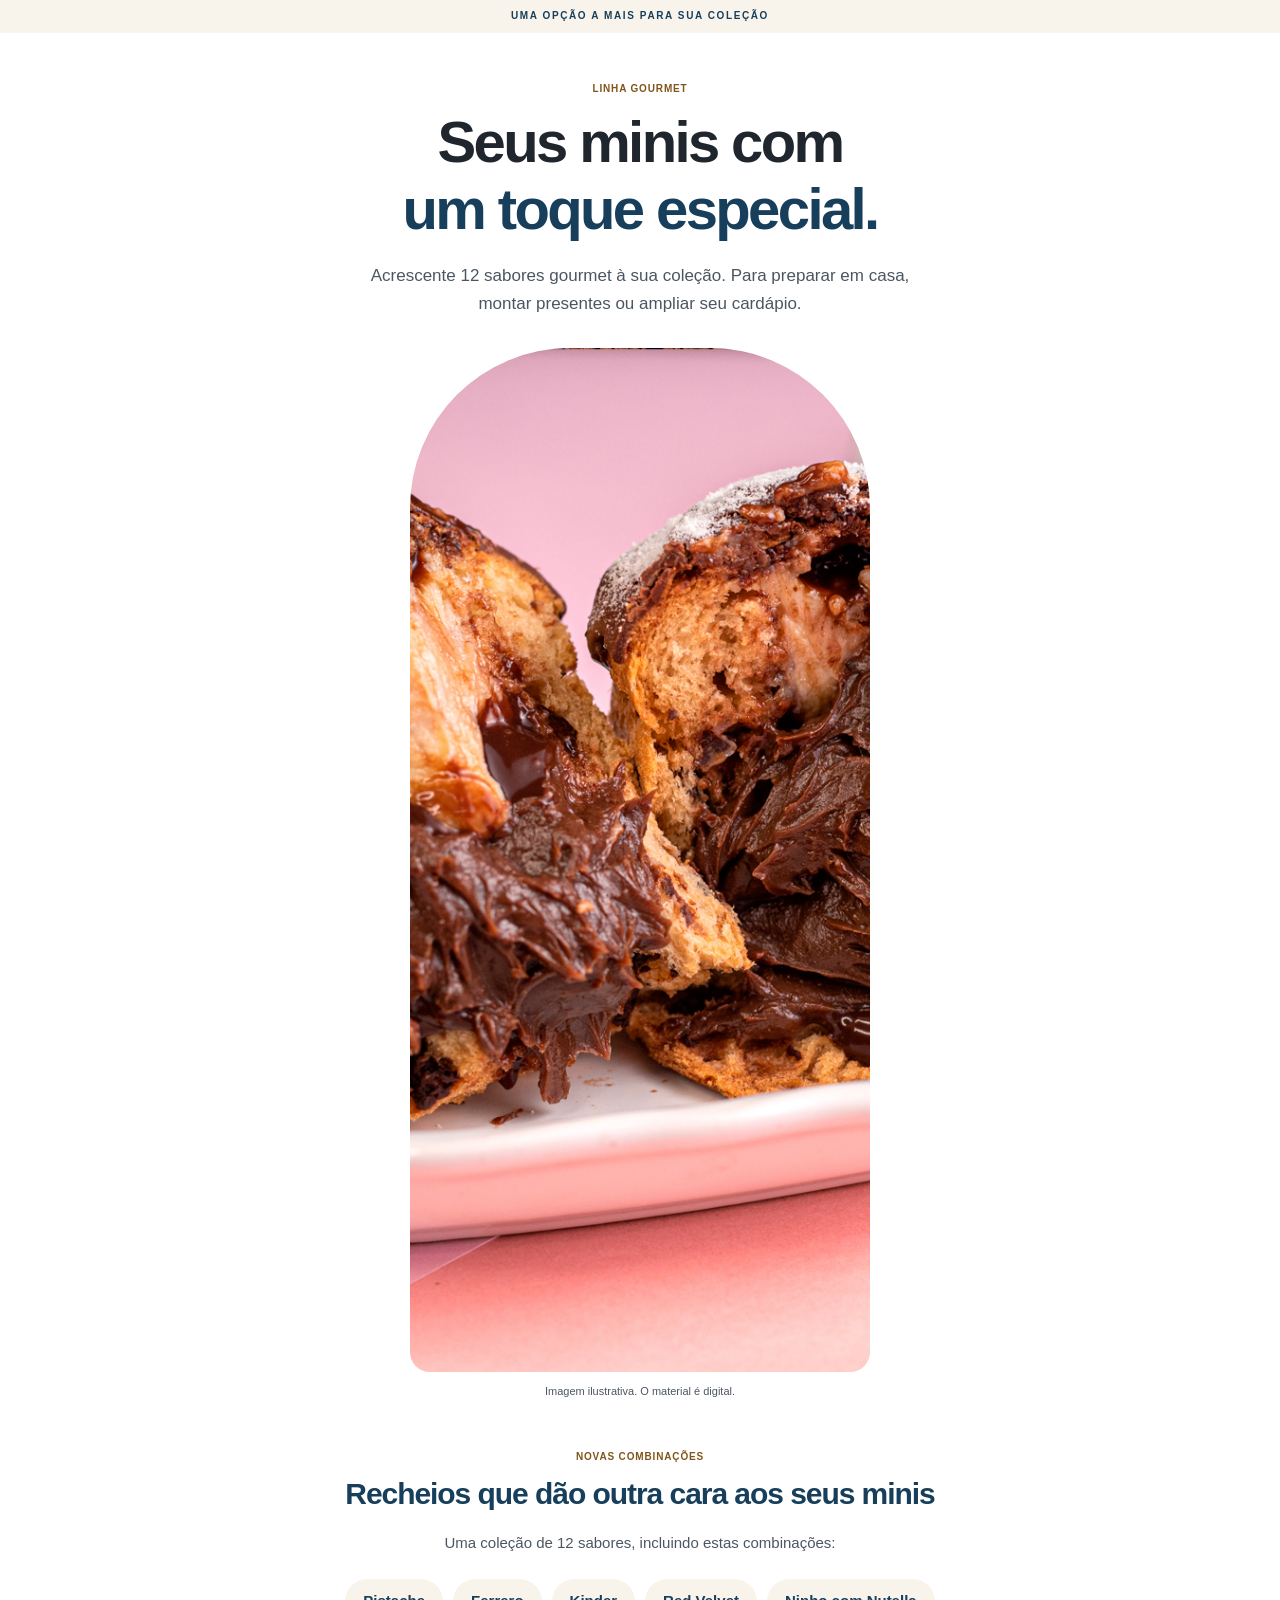
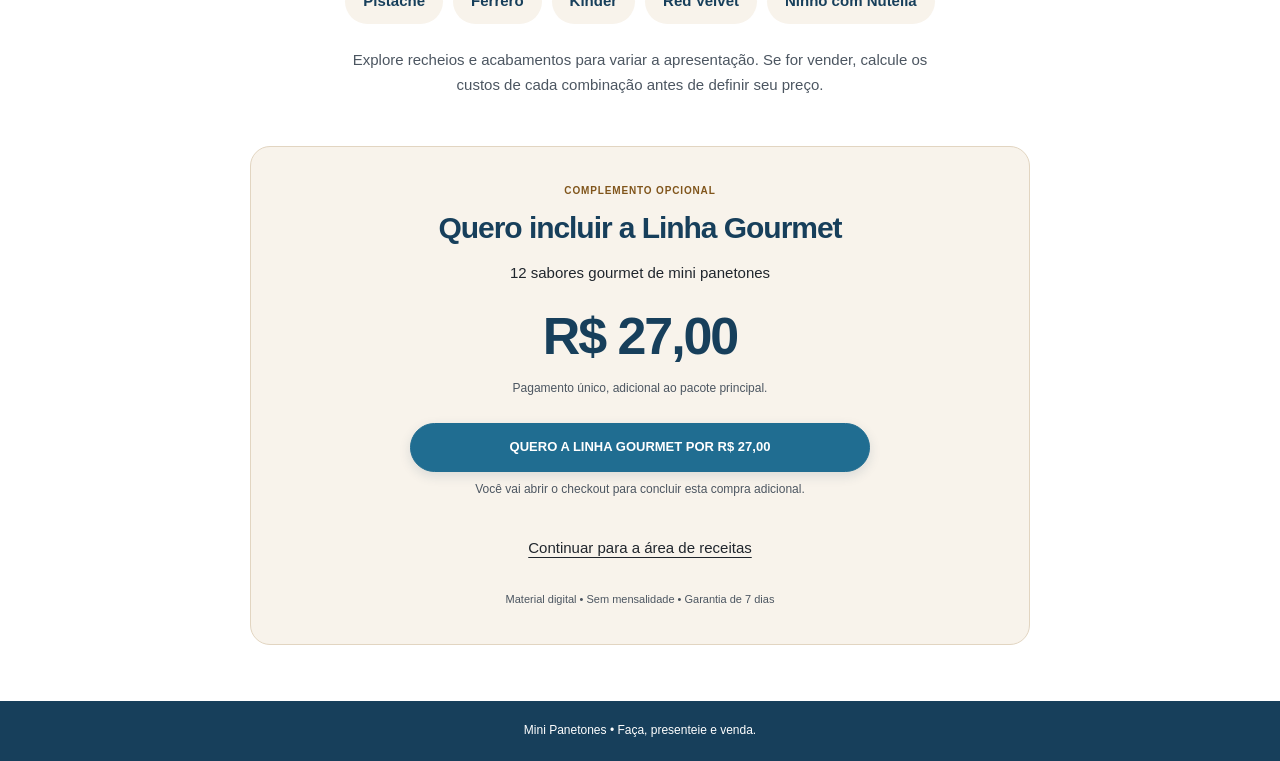
<file: upsell/index.html>
<!doctype html>
<html lang="pt-BR">
<head>
<meta charset="utf-8">
<meta name="viewport" content="width=device-width, initial-scale=1">
<meta name="theme-color" content="#173f5b">
<meta name="robots" content="noindex">
<meta name="description" content="Acrescente a Linha Gourmet à sua coleção: 12 sabores de mini panetones por R$ 27,00.">
<title>Linha Gourmet | Mini Panetones</title>
<link rel="icon" href="../assets/favicon.svg" type="image/svg+xml">
<link rel="stylesheet" href="../styles.css">
<link rel="stylesheet" href="upsell.css">
</head>
<body>
<div class="top-note">UMA OPÇÃO A MAIS PARA SUA COLEÇÃO</div>
<main class="gourmet container">
<section class="gourmet-intro">
<span class="section-label">LINHA GOURMET</span>
<h1>Seus minis com<br><span>um toque especial.</span></h1>
<p class="gourmet-lead">Acrescente 12 sabores gourmet à sua coleção. Para preparar em casa, montar presentes ou ampliar seu cardápio.</p>
<figure><img src="../assets/recheado.jpg" alt="Mini chocotone recheado, imagem ilustrativa" width="1024" height="1024"><figcaption>Imagem ilustrativa. O material é digital.</figcaption></figure>
</section>
<section class="gourmet-details" aria-labelledby="sabores">
<span class="section-label">NOVAS COMBINAÇÕES</span>
<h2 id="sabores">Recheios que dão outra cara aos seus minis</h2>
<p>Uma coleção de 12 sabores, incluindo estas combinações:</p>
<ul class="gourmet-flavors"><li>Pistache</li><li>Ferrero</li><li>Kinder</li><li>Red Velvet</li><li>Ninho com Nutella</li></ul>
<p>Explore recheios e acabamentos para variar a apresentação. Se for vender, calcule os custos de cada combinação antes de definir seu preço.</p>
</section>
<section class="gourmet-offer" aria-labelledby="oferta-gourmet">
<span class="section-label">COMPLEMENTO OPCIONAL</span>
<h2 id="oferta-gourmet">Quero incluir a Linha Gourmet</h2>
<p>12 sabores gourmet de mini panetones</p>
<div class="gourmet-price">R$ 27,00</div>
<p class="gourmet-payment">Pagamento único, adicional ao pacote principal.</p>
<!-- Inserir aqui o código completo do Gerador de Upsell da Cakto,
     selecionando a oferta jbgtdgj. Remover o checkout alternativo abaixo
     apenas depois de validar o aceite e a recusa no fluxo real. -->
<div id="cakto-one-click"></div>
<a class="button gourmet-buy" href="https://pay.cakto.com.br/jbgtdgj">QUERO A LINHA GOURMET POR R$ 27,00</a>
<p class="gourmet-payment">Você vai abrir o checkout para concluir esta compra adicional.</p>
<a class="gourmet-skip" href="../app/">Continuar para a área de receitas</a>
<p class="gourmet-guarantee">Material digital • Sem mensalidade • Garantia de 7 dias</p>
</section>
</main>
<footer class="gourmet-footer">Mini Panetones • Faça, presenteie e venda.</footer>
</body>
</html>
</file>
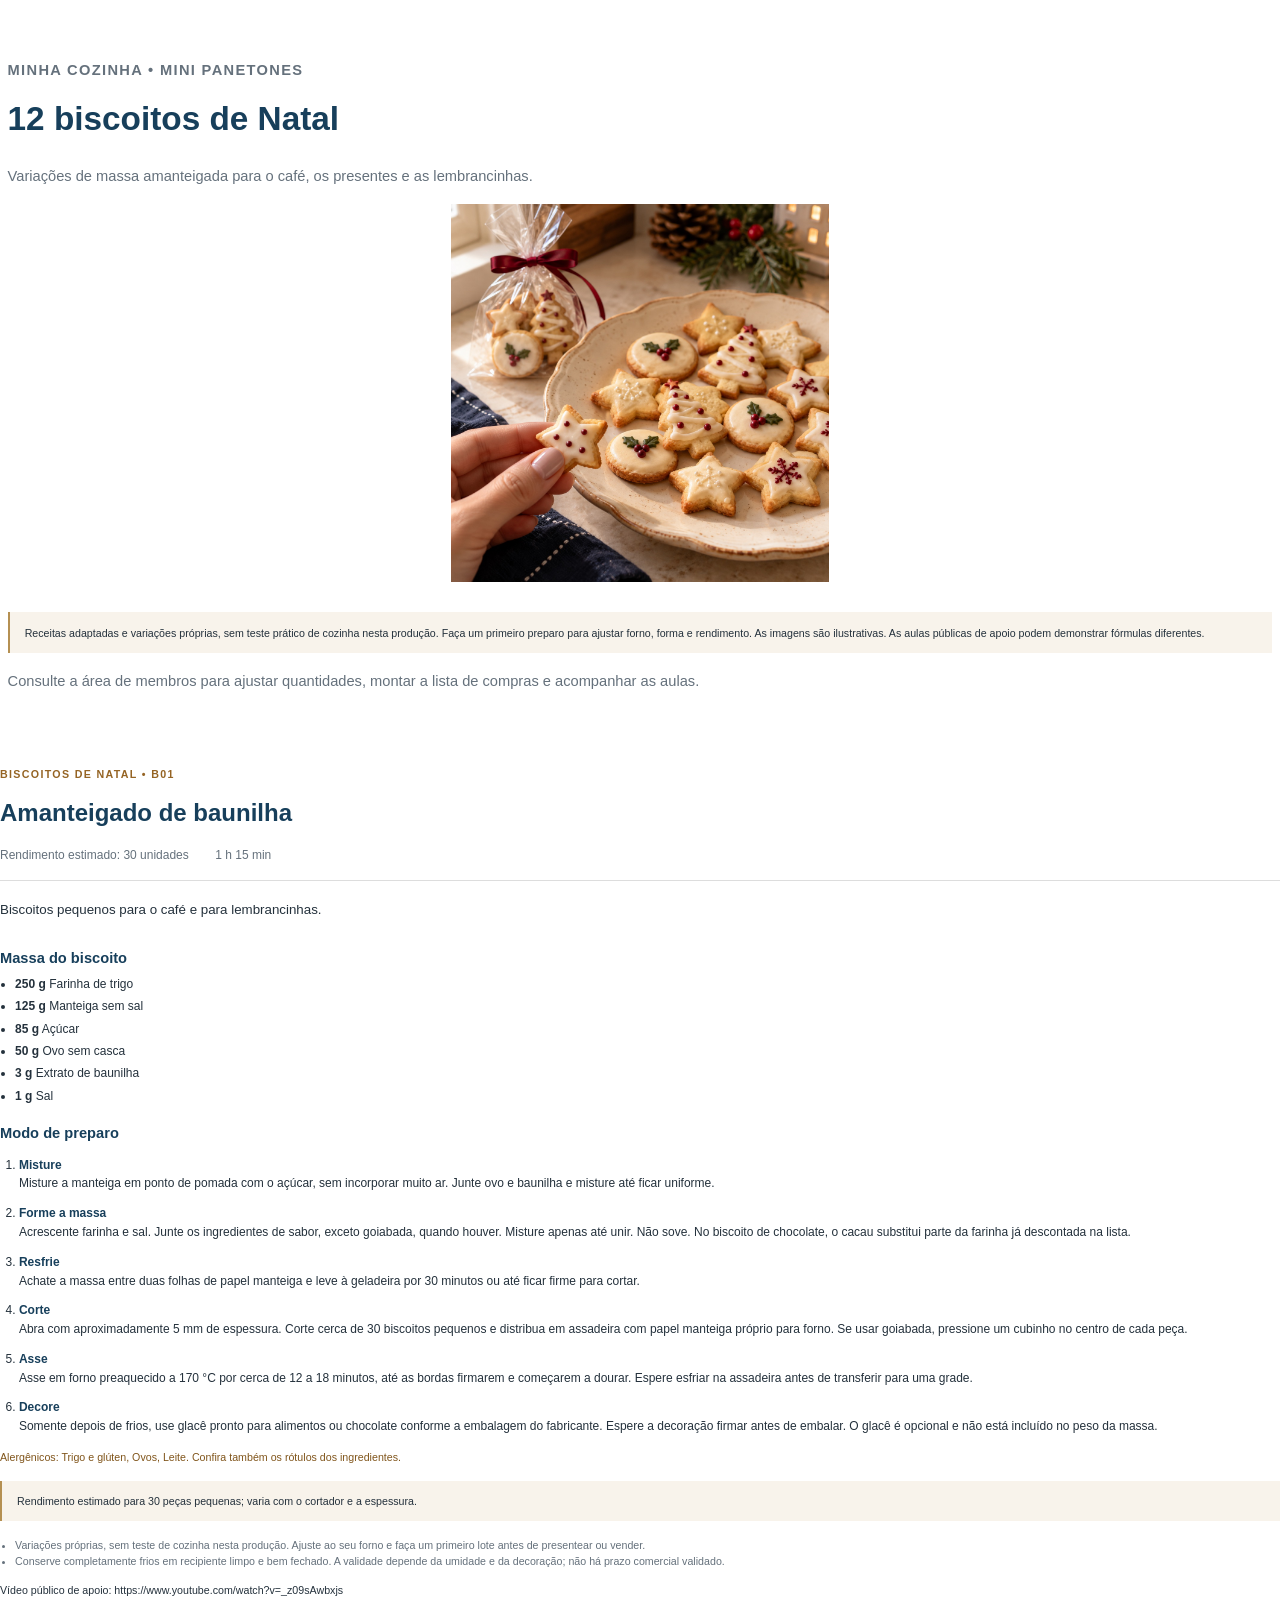
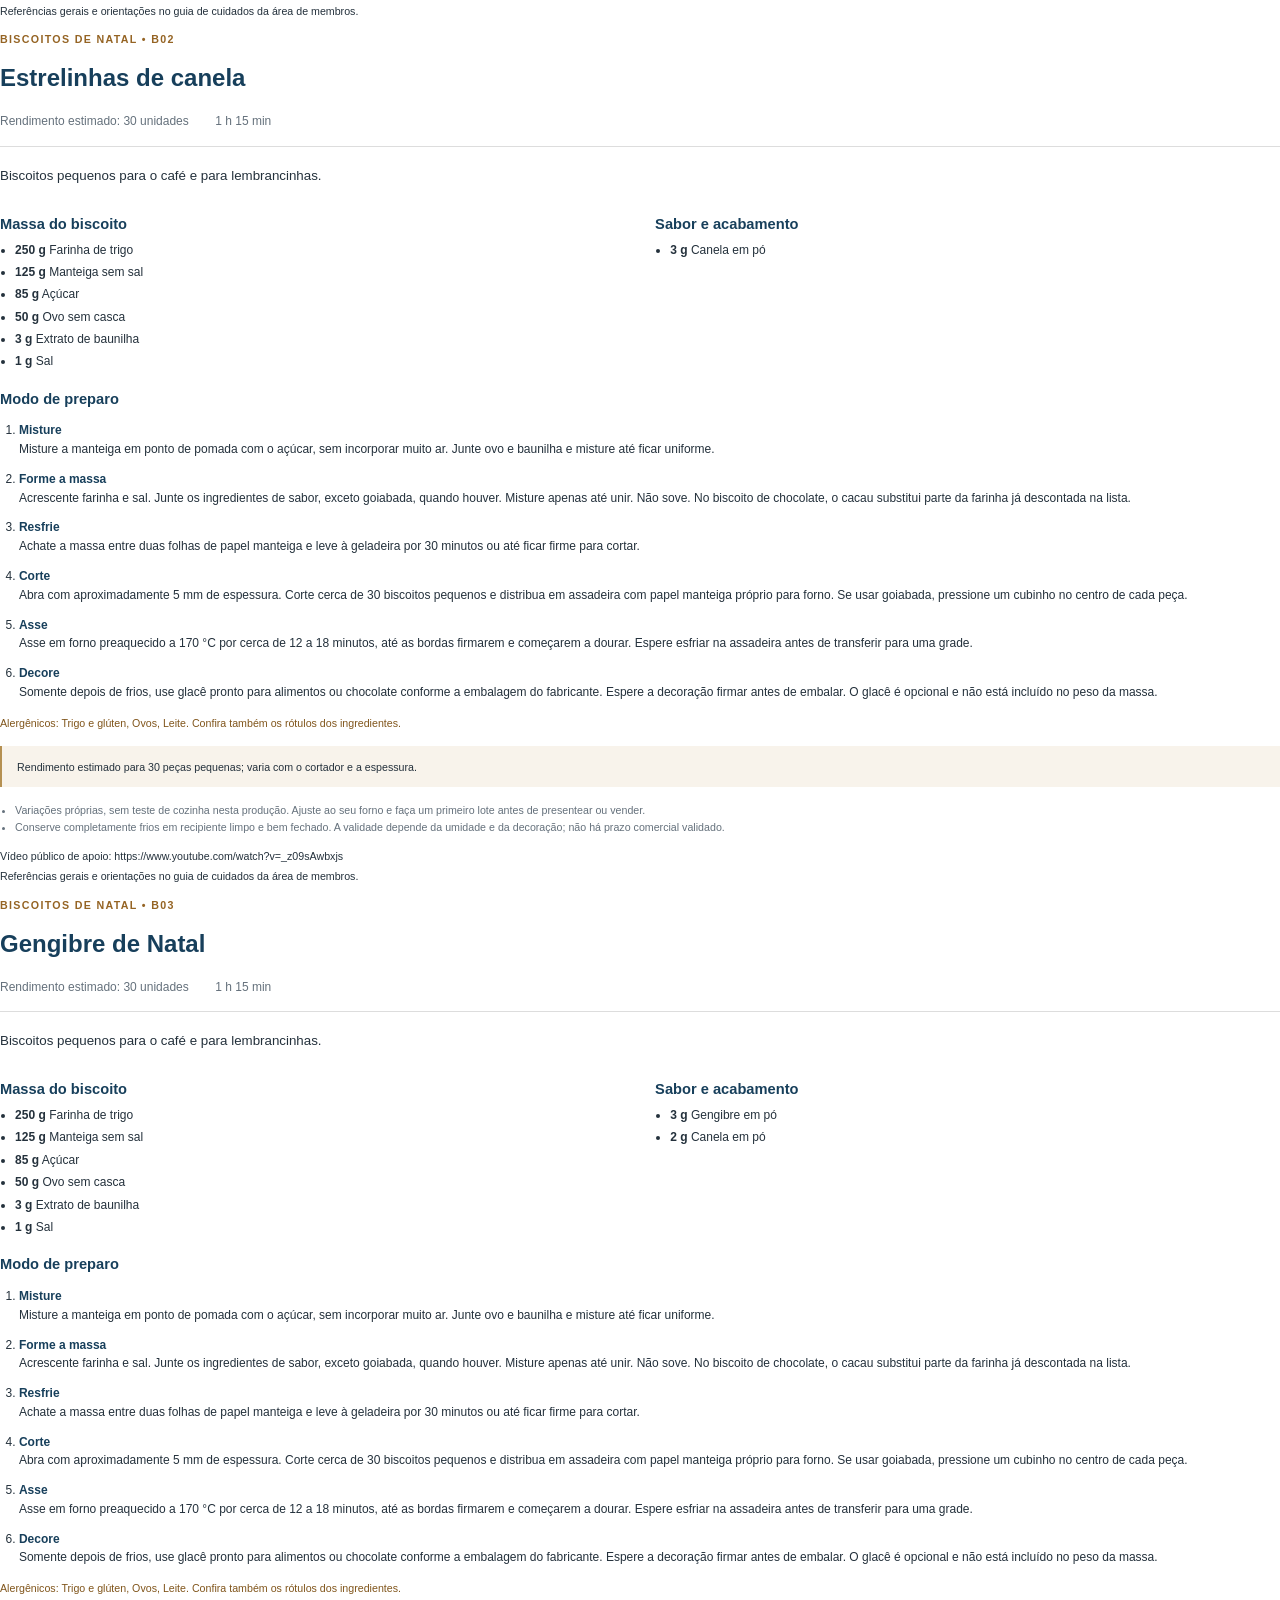
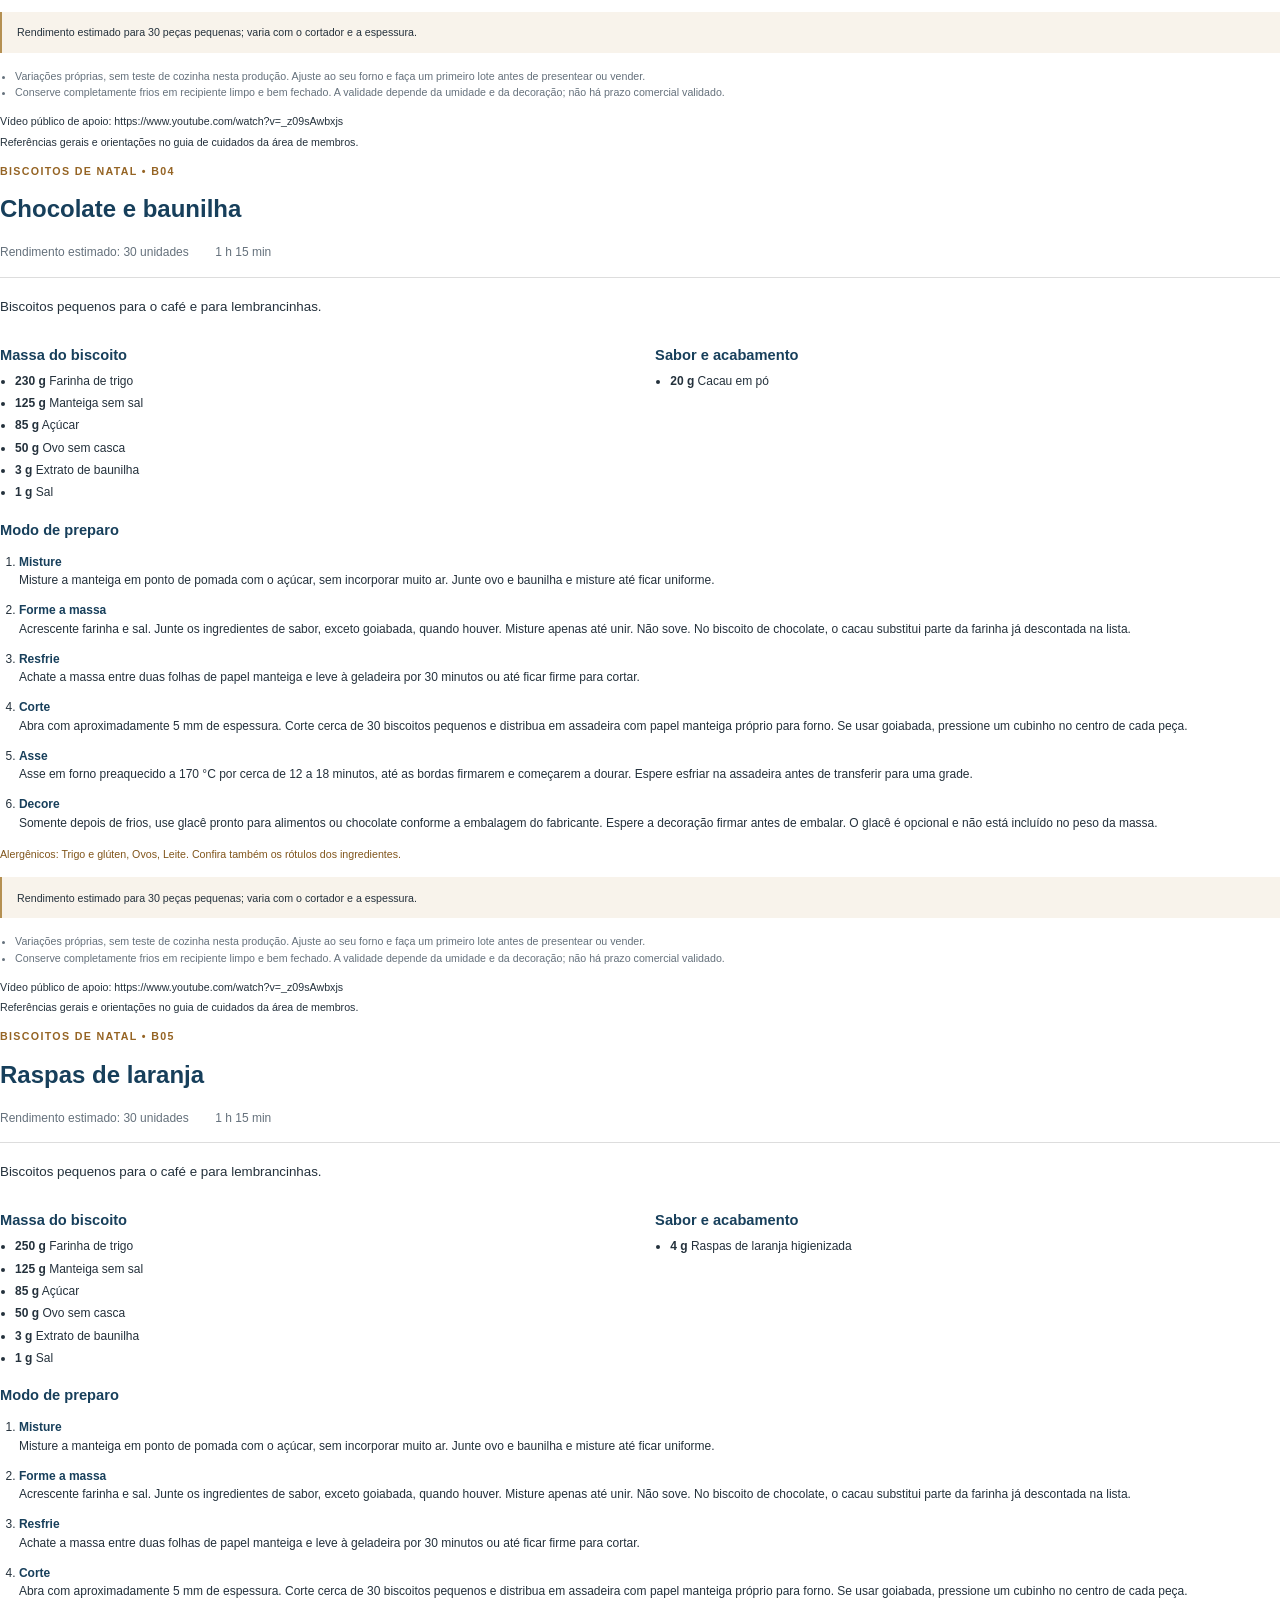
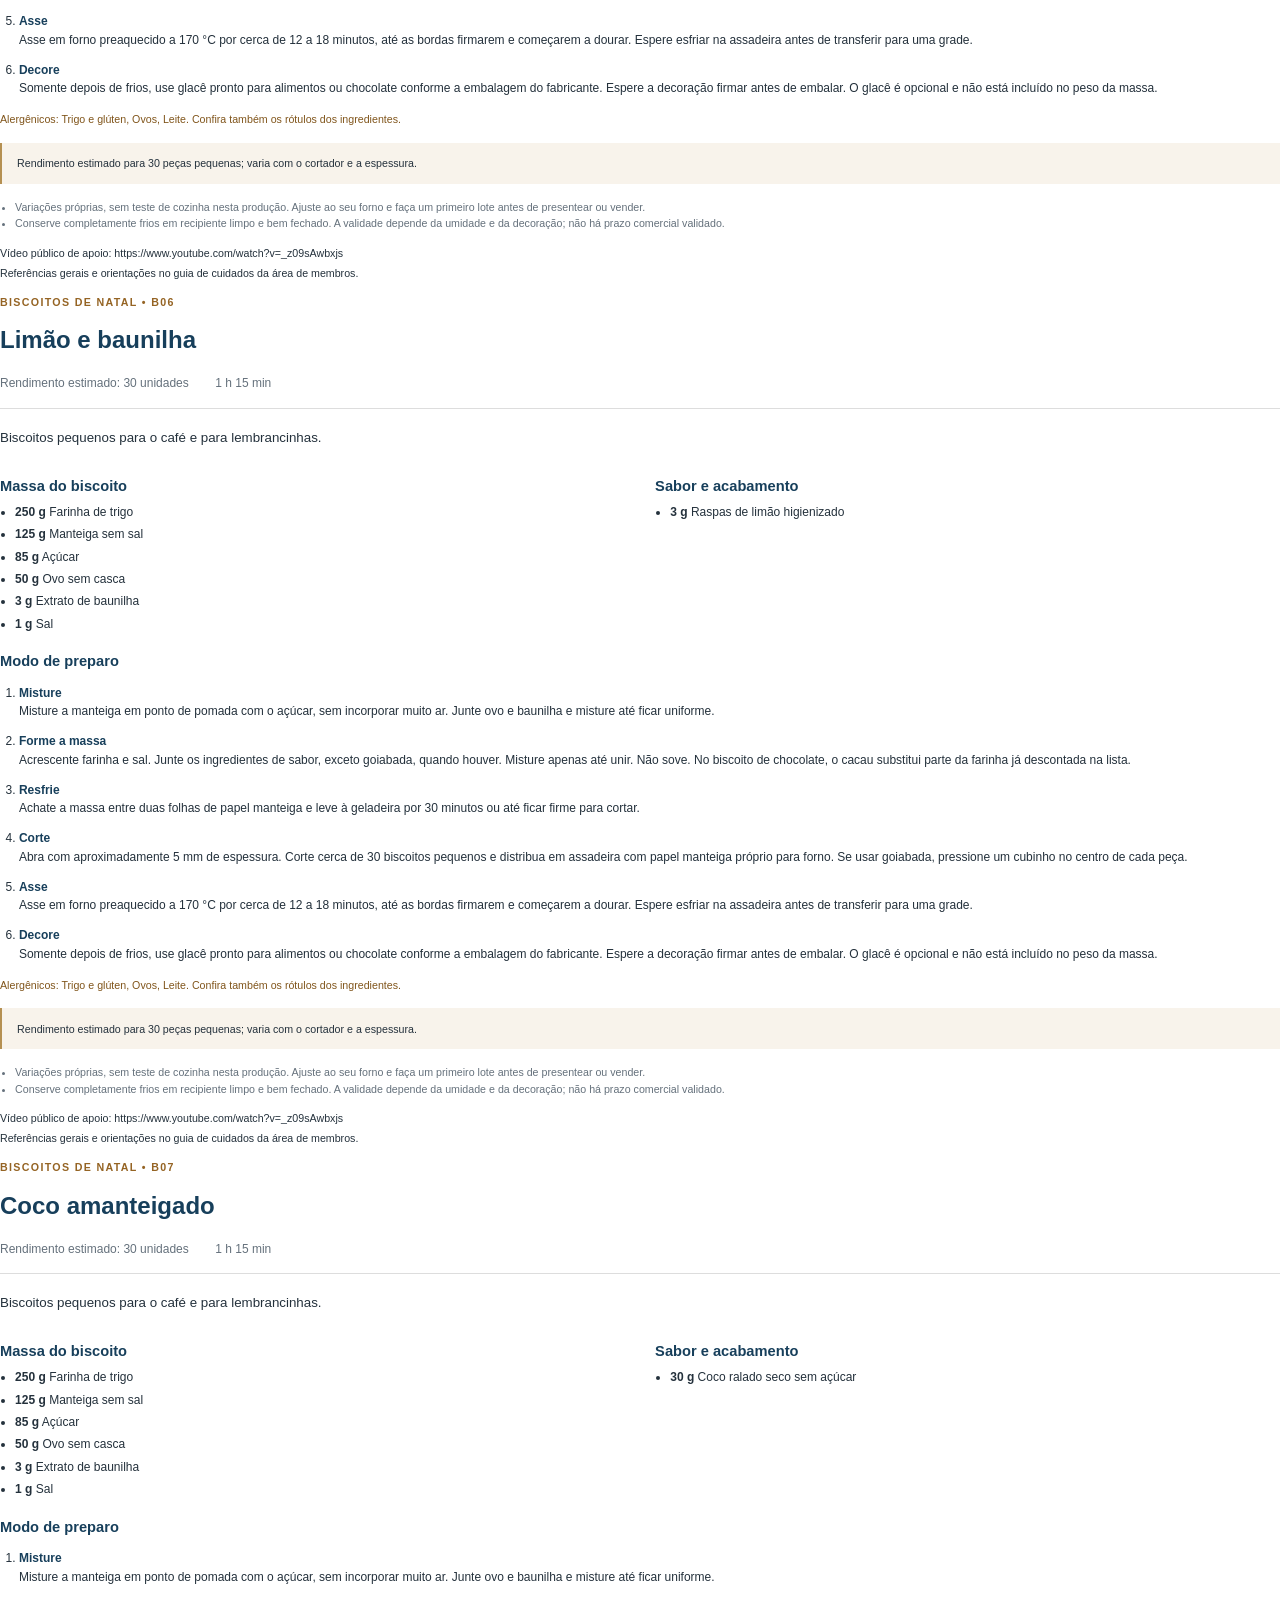
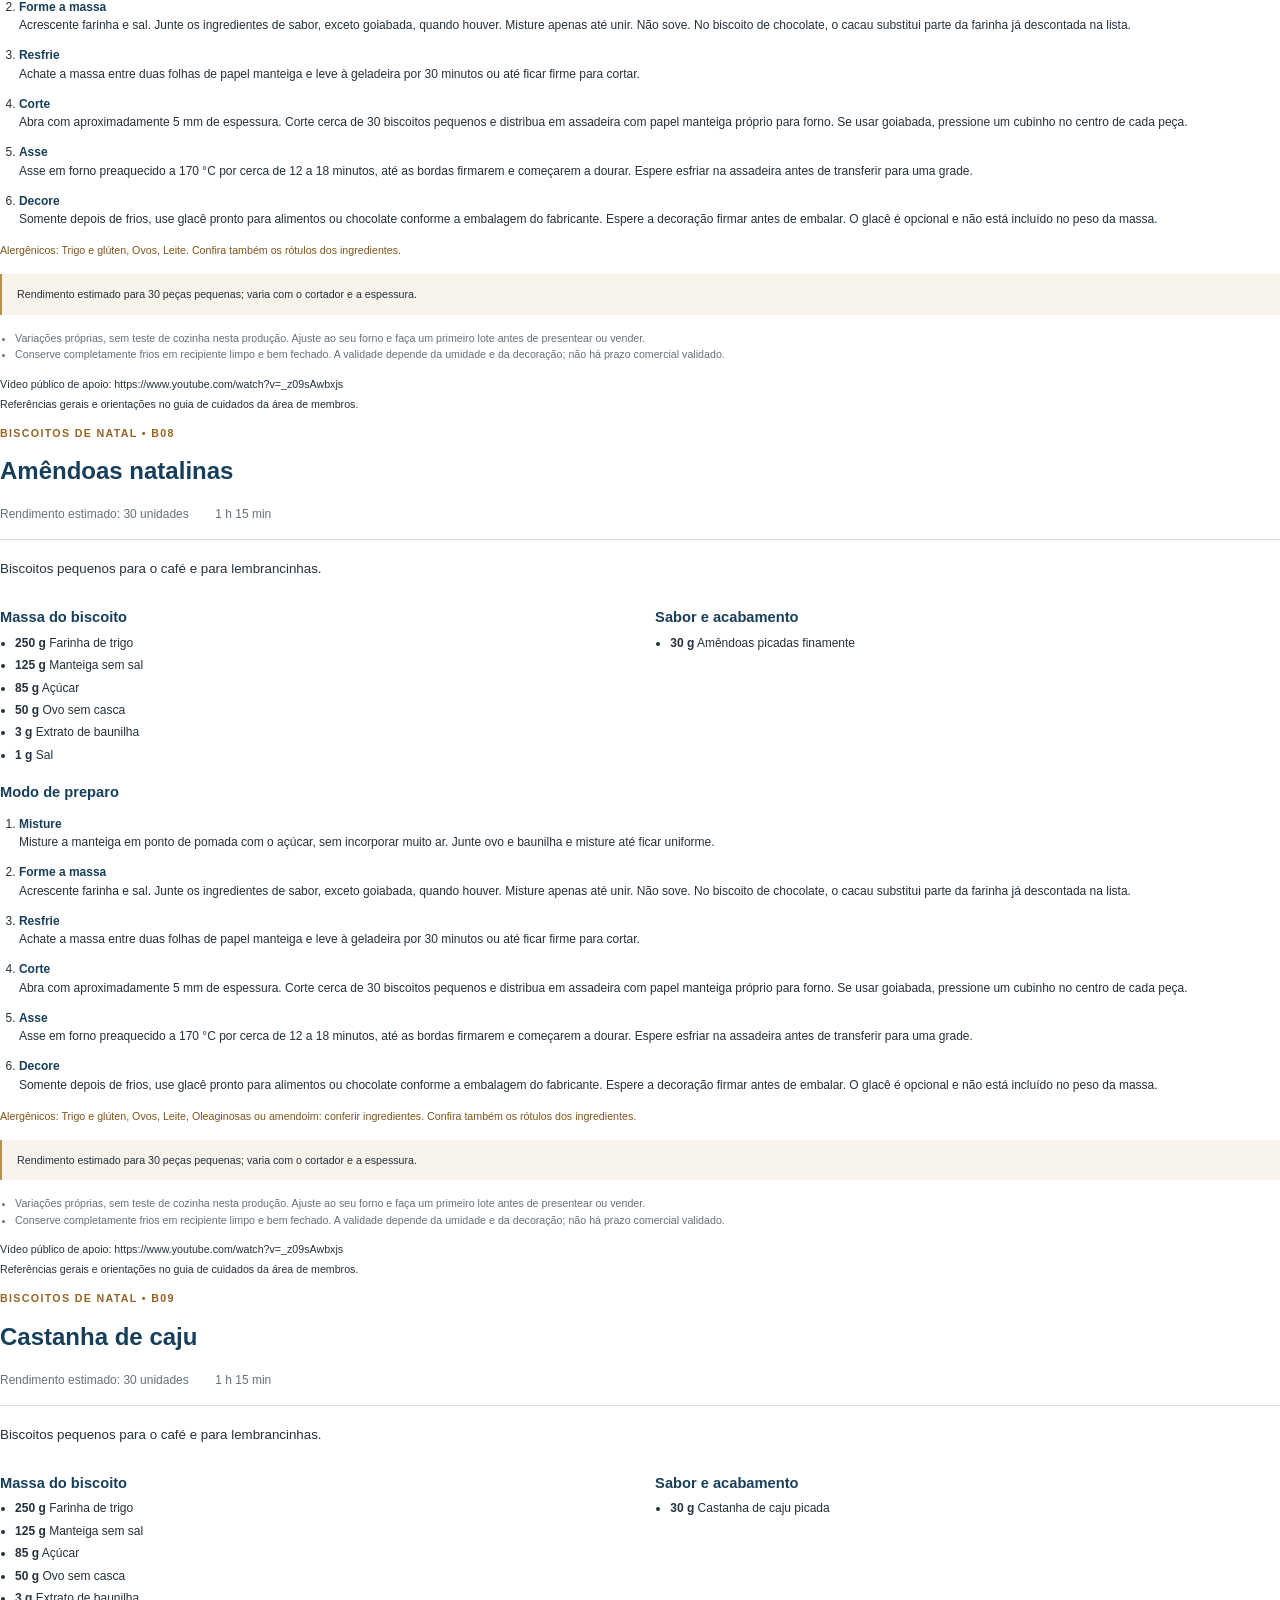
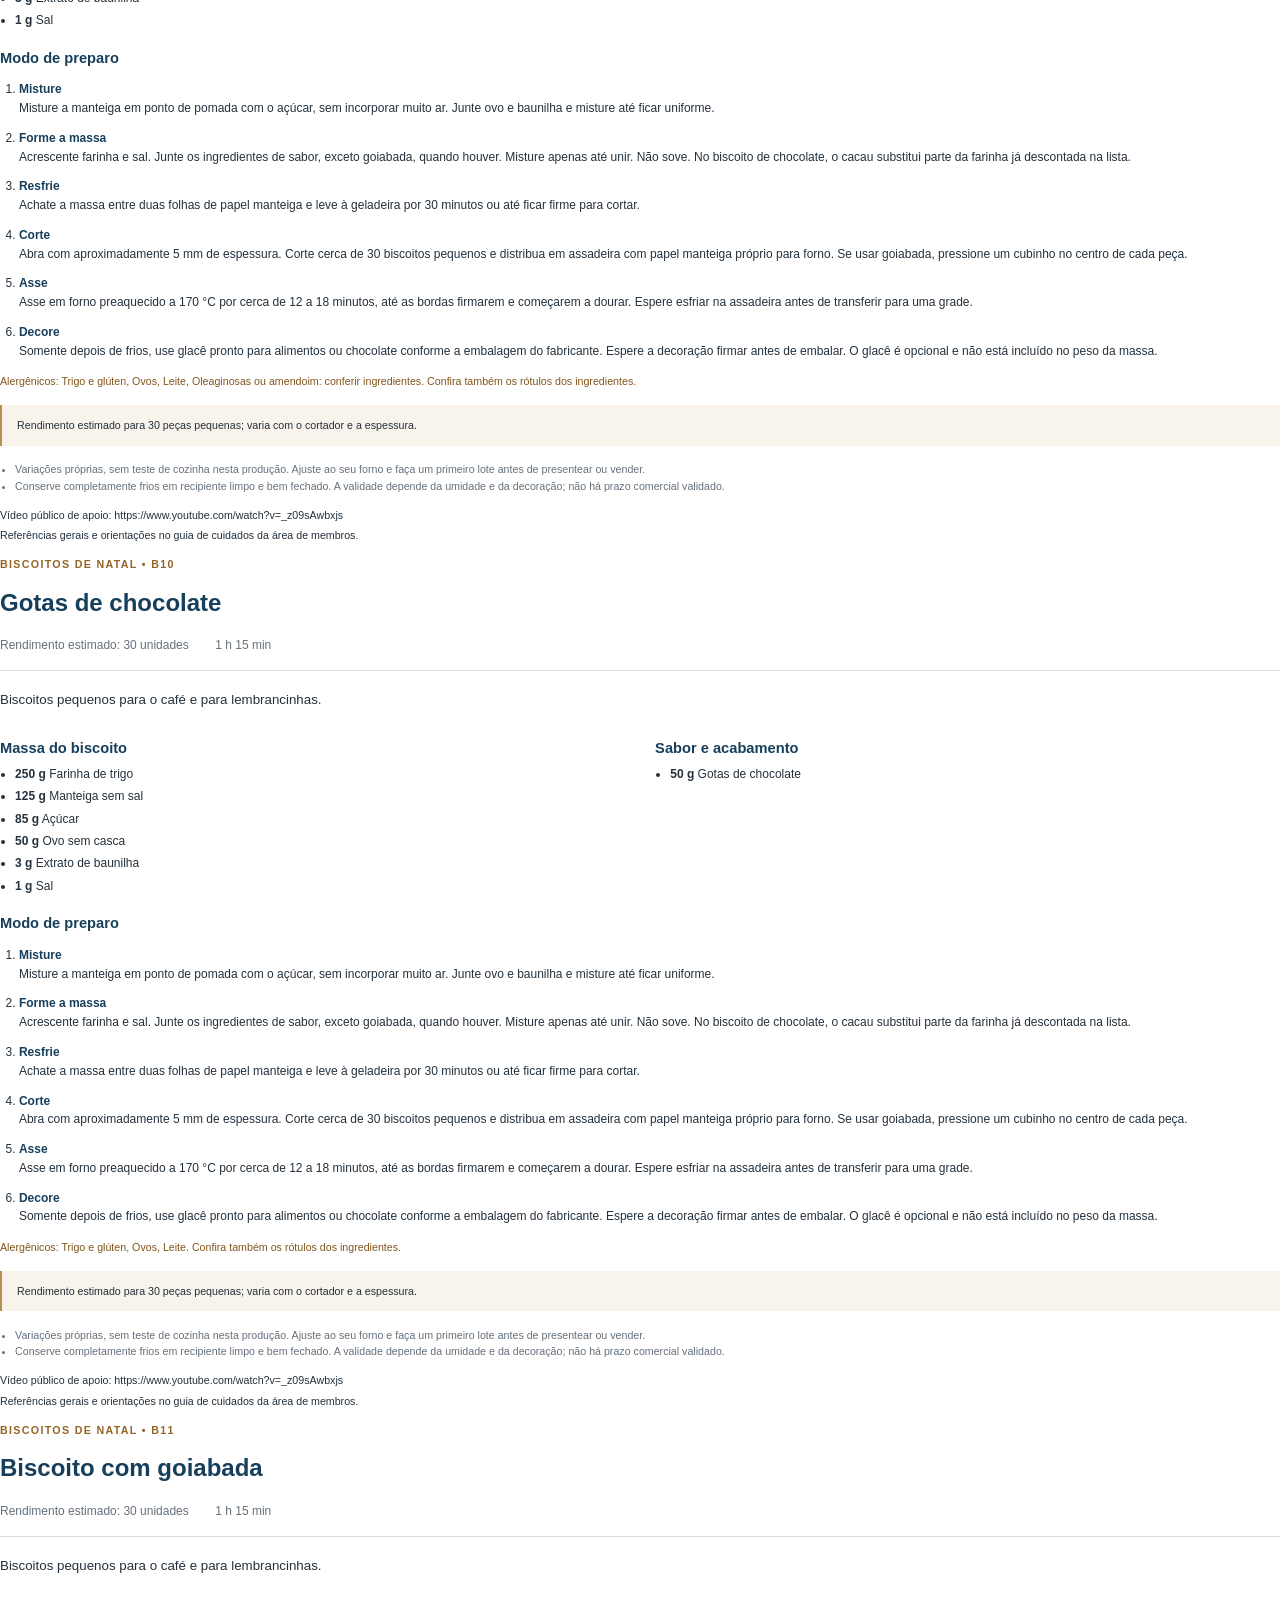
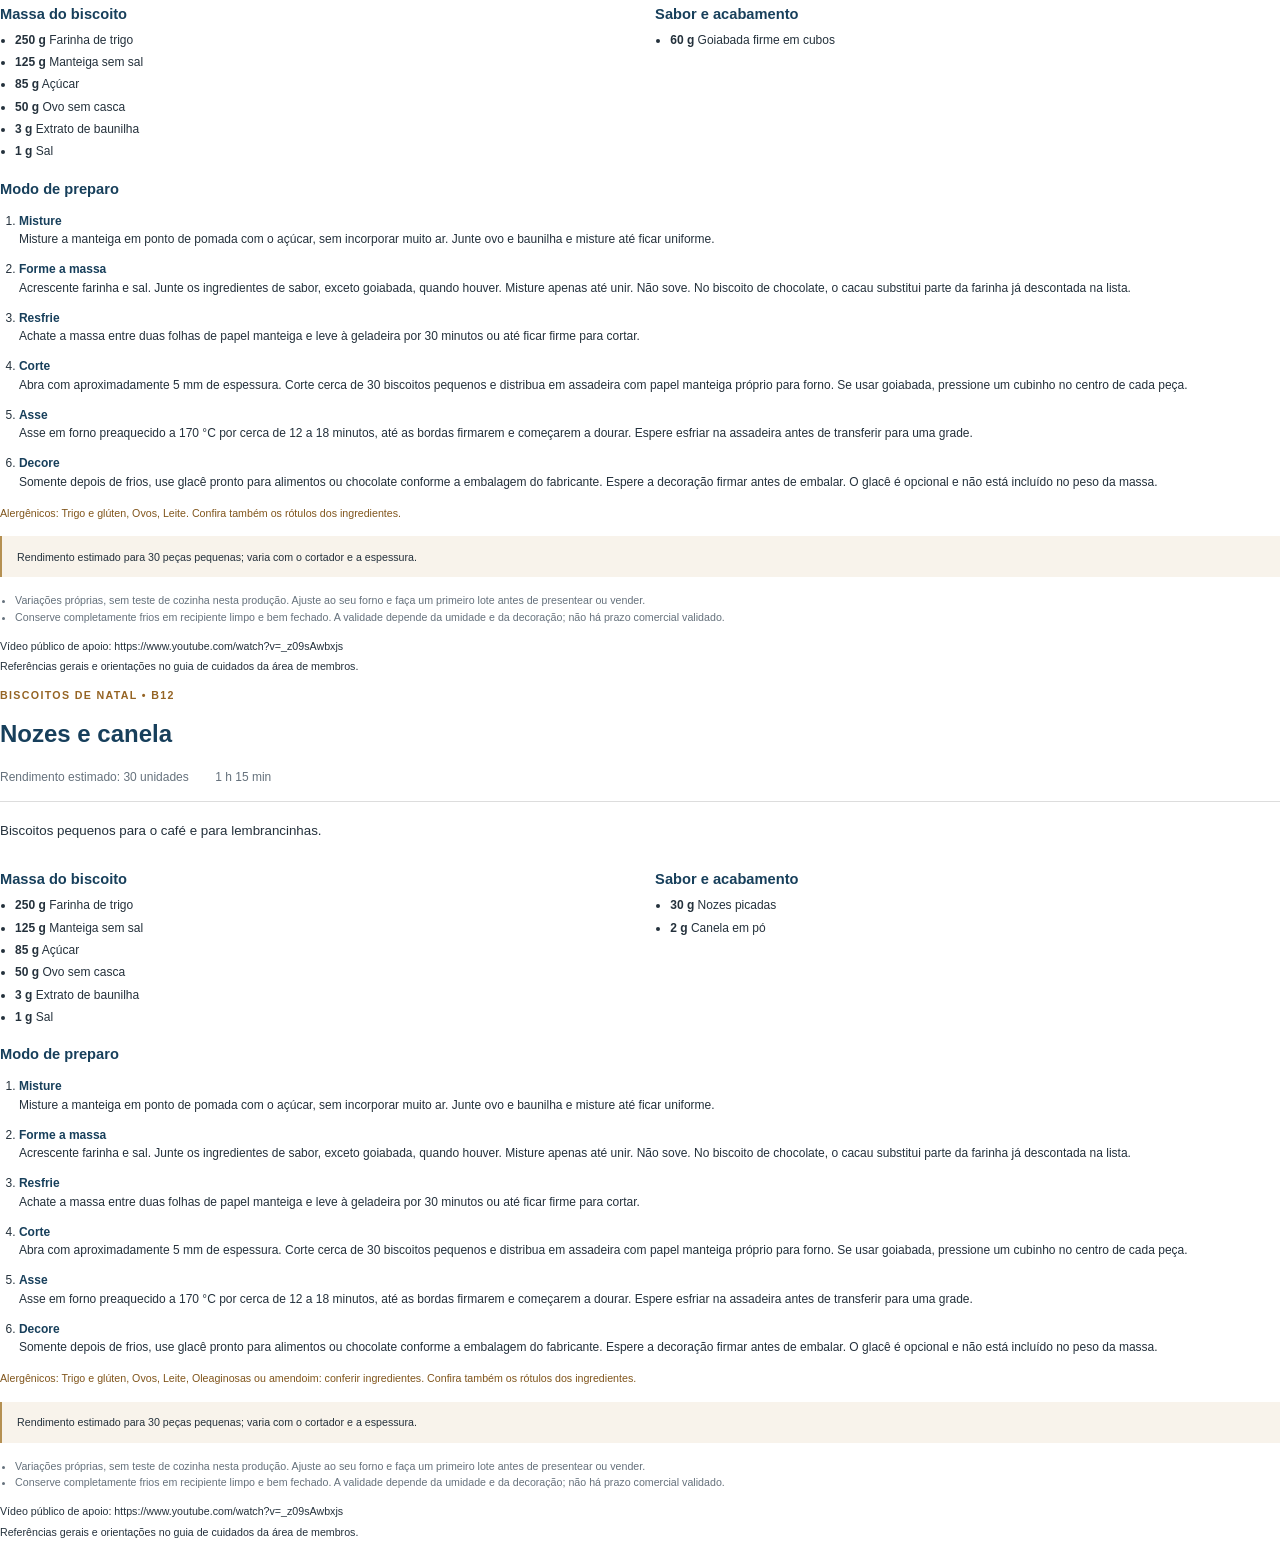
<file: app/downloads/biscoitos-natal.html>
<!doctype html><html lang="pt-BR"><meta charset="utf-8"><title>12 biscoitos de Natal</title><style>@page{size:A4;margin:16mm 15mm 17mm}*{box-sizing:border-box}body{margin:0;color:#24313c;font-family:Arial,sans-serif;font-size:10pt;line-height:1.55}h1,h2,h3{color:#173f5b;line-height:1.25}h1{font-size:25pt;margin:0 0 6mm}h2{font-size:18pt;margin:0 0 5mm}h3{font-size:11pt;margin:4mm 0 2mm}.kicker{font-size:8pt;color:#956424;letter-spacing:1pt;font-weight:bold;margin:0 0 4mm}.cover{page-break-after:always;padding:15mm 2mm}.cover img{height:100mm;max-width:170mm;object-fit:contain;display:block;margin:4mm auto 8mm}.cover p{font-size:11pt;color:#65717c;line-height:1.8}.meta{display:flex;gap:7mm;border-bottom:1px solid #ddd;padding-bottom:4mm;margin-bottom:5mm;font-size:9pt;color:#65717c}.recipe{page-break-before:always}.ingredients{display:grid;grid-template-columns:1fr 1fr;column-gap:8mm}.group{break-inside:avoid}.ingredients ul{padding-left:4mm;margin:0}.ingredients li{font-size:9pt;margin:1mm 0}.steps{padding-left:5mm}.steps li{margin-bottom:3mm;break-inside:avoid;font-size:9pt}.steps strong{display:block;color:#173f5b}.note{font-size:8pt;background:#f8f3eb;padding:3mm 4mm;border-left:2px solid #b59052;margin:4mm 0;line-height:1.7;break-inside:avoid}.notes-list{padding-left:4mm;font-size:8pt;color:#65717c}.allergens{font-size:8pt;color:#80551b}.guide-section{break-inside:avoid;margin:7mm 0}.guide-section p,.guide-section li{font-size:10pt;line-height:1.8}.guide-image{max-width:100%;height:75mm;object-fit:cover;border-radius:3mm}.sources{font-size:8pt;line-height:1.9;overflow-wrap:anywhere}.tag-grid{display:grid;grid-template-columns:repeat(3,1fr);gap:5mm}.tag{height:58mm;border:1px dashed #b58b47;border-radius:3mm;padding:8mm 4mm;text-align:center;break-inside:avoid;display:flex;align-items:center;justify-content:center;flex-direction:column}.tag span{color:#956424;font-size:18pt}.tag h2{font-size:14pt;margin:3mm 0}.tag p{font-size:9pt;margin:0;color:#65717c}.tag small{font-size:8pt;margin-top:4mm;color:#956424}a{color:#173f5b}</style><body><section class="cover"><p class="kicker">MINHA COZINHA • MINI PANETONES</p><h1>12 biscoitos de Natal</h1><p>Variações de massa amanteigada para o café, os presentes e as lembrancinhas.</p><img src="../../assets/bonus-biscoitos.jpg" alt=""><div class="note">Receitas adaptadas e variações próprias, sem teste prático de cozinha nesta produção. Faça um primeiro preparo para ajustar forno, forma e rendimento. As imagens são ilustrativas. As aulas públicas de apoio podem demonstrar fórmulas diferentes.</div><p>Consulte a área de membros para ajustar quantidades, montar a lista de compras e acompanhar as aulas.</p></section><article class="recipe"><p class="kicker">BISCOITOS DE NATAL • B01</p><h2>Amanteigado de baunilha</h2><div class="meta"><span>Rendimento estimado: 30 unidades</span><span>1 h 15 min</span></div><p>Biscoitos pequenos para o café e para lembrancinhas.</p><div class="ingredients"><div class="group"><h3>Massa do biscoito</h3><ul><li><strong>250 g</strong> Farinha de trigo</li><li><strong>125 g</strong> Manteiga sem sal</li><li><strong>85 g</strong> Açúcar</li><li><strong>50 g</strong> Ovo sem casca</li><li><strong>3 g</strong> Extrato de baunilha</li><li><strong>1 g</strong> Sal</li></ul></div></div><h3>Modo de preparo</h3><ol class="steps"><li><strong>Misture</strong>Misture a manteiga em ponto de pomada com o açúcar, sem incorporar muito ar. Junte ovo e baunilha e misture até ficar uniforme.</li><li><strong>Forme a massa</strong>Acrescente farinha e sal. Junte os ingredientes de sabor, exceto goiabada, quando houver. Misture apenas até unir. Não sove. No biscoito de chocolate, o cacau substitui parte da farinha já descontada na lista.</li><li><strong>Resfrie</strong>Achate a massa entre duas folhas de papel manteiga e leve à geladeira por 30 minutos ou até ficar firme para cortar.</li><li><strong>Corte</strong>Abra com aproximadamente 5 mm de espessura. Corte cerca de 30 biscoitos pequenos e distribua em assadeira com papel manteiga próprio para forno. Se usar goiabada, pressione um cubinho no centro de cada peça.</li><li><strong>Asse</strong>Asse em forno preaquecido a 170 °C por cerca de 12 a 18 minutos, até as bordas firmarem e começarem a dourar. Espere esfriar na assadeira antes de transferir para uma grade.</li><li><strong>Decore</strong>Somente depois de frios, use glacê pronto para alimentos ou chocolate conforme a embalagem do fabricante. Espere a decoração firmar antes de embalar. O glacê é opcional e não está incluído no peso da massa.</li></ol><p class="allergens">Alergênicos: Trigo e glúten, Ovos, Leite. Confira também os rótulos dos ingredientes.</p><div class="note">Rendimento estimado para 30 peças pequenas; varia com o cortador e a espessura.</div><ul class="notes-list"><li>Variações próprias, sem teste de cozinha nesta produção. Ajuste ao seu forno e faça um primeiro lote antes de presentear ou vender.</li><li>Conserve completamente frios em recipiente limpo e bem fechado. A validade depende da umidade e da decoração; não há prazo comercial validado.</li></ul><p class="sources">Vídeo público de apoio: https://www.youtube.com/watch?v=_z09sAwbxjs<br>Referências gerais e orientações no guia de cuidados da área de membros.</p></article><article class="recipe"><p class="kicker">BISCOITOS DE NATAL • B02</p><h2>Estrelinhas de canela</h2><div class="meta"><span>Rendimento estimado: 30 unidades</span><span>1 h 15 min</span></div><p>Biscoitos pequenos para o café e para lembrancinhas.</p><div class="ingredients"><div class="group"><h3>Massa do biscoito</h3><ul><li><strong>250 g</strong> Farinha de trigo</li><li><strong>125 g</strong> Manteiga sem sal</li><li><strong>85 g</strong> Açúcar</li><li><strong>50 g</strong> Ovo sem casca</li><li><strong>3 g</strong> Extrato de baunilha</li><li><strong>1 g</strong> Sal</li></ul></div><div class="group"><h3>Sabor e acabamento</h3><ul><li><strong>3 g</strong> Canela em pó</li></ul></div></div><h3>Modo de preparo</h3><ol class="steps"><li><strong>Misture</strong>Misture a manteiga em ponto de pomada com o açúcar, sem incorporar muito ar. Junte ovo e baunilha e misture até ficar uniforme.</li><li><strong>Forme a massa</strong>Acrescente farinha e sal. Junte os ingredientes de sabor, exceto goiabada, quando houver. Misture apenas até unir. Não sove. No biscoito de chocolate, o cacau substitui parte da farinha já descontada na lista.</li><li><strong>Resfrie</strong>Achate a massa entre duas folhas de papel manteiga e leve à geladeira por 30 minutos ou até ficar firme para cortar.</li><li><strong>Corte</strong>Abra com aproximadamente 5 mm de espessura. Corte cerca de 30 biscoitos pequenos e distribua em assadeira com papel manteiga próprio para forno. Se usar goiabada, pressione um cubinho no centro de cada peça.</li><li><strong>Asse</strong>Asse em forno preaquecido a 170 °C por cerca de 12 a 18 minutos, até as bordas firmarem e começarem a dourar. Espere esfriar na assadeira antes de transferir para uma grade.</li><li><strong>Decore</strong>Somente depois de frios, use glacê pronto para alimentos ou chocolate conforme a embalagem do fabricante. Espere a decoração firmar antes de embalar. O glacê é opcional e não está incluído no peso da massa.</li></ol><p class="allergens">Alergênicos: Trigo e glúten, Ovos, Leite. Confira também os rótulos dos ingredientes.</p><div class="note">Rendimento estimado para 30 peças pequenas; varia com o cortador e a espessura.</div><ul class="notes-list"><li>Variações próprias, sem teste de cozinha nesta produção. Ajuste ao seu forno e faça um primeiro lote antes de presentear ou vender.</li><li>Conserve completamente frios em recipiente limpo e bem fechado. A validade depende da umidade e da decoração; não há prazo comercial validado.</li></ul><p class="sources">Vídeo público de apoio: https://www.youtube.com/watch?v=_z09sAwbxjs<br>Referências gerais e orientações no guia de cuidados da área de membros.</p></article><article class="recipe"><p class="kicker">BISCOITOS DE NATAL • B03</p><h2>Gengibre de Natal</h2><div class="meta"><span>Rendimento estimado: 30 unidades</span><span>1 h 15 min</span></div><p>Biscoitos pequenos para o café e para lembrancinhas.</p><div class="ingredients"><div class="group"><h3>Massa do biscoito</h3><ul><li><strong>250 g</strong> Farinha de trigo</li><li><strong>125 g</strong> Manteiga sem sal</li><li><strong>85 g</strong> Açúcar</li><li><strong>50 g</strong> Ovo sem casca</li><li><strong>3 g</strong> Extrato de baunilha</li><li><strong>1 g</strong> Sal</li></ul></div><div class="group"><h3>Sabor e acabamento</h3><ul><li><strong>3 g</strong> Gengibre em pó</li><li><strong>2 g</strong> Canela em pó</li></ul></div></div><h3>Modo de preparo</h3><ol class="steps"><li><strong>Misture</strong>Misture a manteiga em ponto de pomada com o açúcar, sem incorporar muito ar. Junte ovo e baunilha e misture até ficar uniforme.</li><li><strong>Forme a massa</strong>Acrescente farinha e sal. Junte os ingredientes de sabor, exceto goiabada, quando houver. Misture apenas até unir. Não sove. No biscoito de chocolate, o cacau substitui parte da farinha já descontada na lista.</li><li><strong>Resfrie</strong>Achate a massa entre duas folhas de papel manteiga e leve à geladeira por 30 minutos ou até ficar firme para cortar.</li><li><strong>Corte</strong>Abra com aproximadamente 5 mm de espessura. Corte cerca de 30 biscoitos pequenos e distribua em assadeira com papel manteiga próprio para forno. Se usar goiabada, pressione um cubinho no centro de cada peça.</li><li><strong>Asse</strong>Asse em forno preaquecido a 170 °C por cerca de 12 a 18 minutos, até as bordas firmarem e começarem a dourar. Espere esfriar na assadeira antes de transferir para uma grade.</li><li><strong>Decore</strong>Somente depois de frios, use glacê pronto para alimentos ou chocolate conforme a embalagem do fabricante. Espere a decoração firmar antes de embalar. O glacê é opcional e não está incluído no peso da massa.</li></ol><p class="allergens">Alergênicos: Trigo e glúten, Ovos, Leite. Confira também os rótulos dos ingredientes.</p><div class="note">Rendimento estimado para 30 peças pequenas; varia com o cortador e a espessura.</div><ul class="notes-list"><li>Variações próprias, sem teste de cozinha nesta produção. Ajuste ao seu forno e faça um primeiro lote antes de presentear ou vender.</li><li>Conserve completamente frios em recipiente limpo e bem fechado. A validade depende da umidade e da decoração; não há prazo comercial validado.</li></ul><p class="sources">Vídeo público de apoio: https://www.youtube.com/watch?v=_z09sAwbxjs<br>Referências gerais e orientações no guia de cuidados da área de membros.</p></article><article class="recipe"><p class="kicker">BISCOITOS DE NATAL • B04</p><h2>Chocolate e baunilha</h2><div class="meta"><span>Rendimento estimado: 30 unidades</span><span>1 h 15 min</span></div><p>Biscoitos pequenos para o café e para lembrancinhas.</p><div class="ingredients"><div class="group"><h3>Massa do biscoito</h3><ul><li><strong>230 g</strong> Farinha de trigo</li><li><strong>125 g</strong> Manteiga sem sal</li><li><strong>85 g</strong> Açúcar</li><li><strong>50 g</strong> Ovo sem casca</li><li><strong>3 g</strong> Extrato de baunilha</li><li><strong>1 g</strong> Sal</li></ul></div><div class="group"><h3>Sabor e acabamento</h3><ul><li><strong>20 g</strong> Cacau em pó</li></ul></div></div><h3>Modo de preparo</h3><ol class="steps"><li><strong>Misture</strong>Misture a manteiga em ponto de pomada com o açúcar, sem incorporar muito ar. Junte ovo e baunilha e misture até ficar uniforme.</li><li><strong>Forme a massa</strong>Acrescente farinha e sal. Junte os ingredientes de sabor, exceto goiabada, quando houver. Misture apenas até unir. Não sove. No biscoito de chocolate, o cacau substitui parte da farinha já descontada na lista.</li><li><strong>Resfrie</strong>Achate a massa entre duas folhas de papel manteiga e leve à geladeira por 30 minutos ou até ficar firme para cortar.</li><li><strong>Corte</strong>Abra com aproximadamente 5 mm de espessura. Corte cerca de 30 biscoitos pequenos e distribua em assadeira com papel manteiga próprio para forno. Se usar goiabada, pressione um cubinho no centro de cada peça.</li><li><strong>Asse</strong>Asse em forno preaquecido a 170 °C por cerca de 12 a 18 minutos, até as bordas firmarem e começarem a dourar. Espere esfriar na assadeira antes de transferir para uma grade.</li><li><strong>Decore</strong>Somente depois de frios, use glacê pronto para alimentos ou chocolate conforme a embalagem do fabricante. Espere a decoração firmar antes de embalar. O glacê é opcional e não está incluído no peso da massa.</li></ol><p class="allergens">Alergênicos: Trigo e glúten, Ovos, Leite. Confira também os rótulos dos ingredientes.</p><div class="note">Rendimento estimado para 30 peças pequenas; varia com o cortador e a espessura.</div><ul class="notes-list"><li>Variações próprias, sem teste de cozinha nesta produção. Ajuste ao seu forno e faça um primeiro lote antes de presentear ou vender.</li><li>Conserve completamente frios em recipiente limpo e bem fechado. A validade depende da umidade e da decoração; não há prazo comercial validado.</li></ul><p class="sources">Vídeo público de apoio: https://www.youtube.com/watch?v=_z09sAwbxjs<br>Referências gerais e orientações no guia de cuidados da área de membros.</p></article><article class="recipe"><p class="kicker">BISCOITOS DE NATAL • B05</p><h2>Raspas de laranja</h2><div class="meta"><span>Rendimento estimado: 30 unidades</span><span>1 h 15 min</span></div><p>Biscoitos pequenos para o café e para lembrancinhas.</p><div class="ingredients"><div class="group"><h3>Massa do biscoito</h3><ul><li><strong>250 g</strong> Farinha de trigo</li><li><strong>125 g</strong> Manteiga sem sal</li><li><strong>85 g</strong> Açúcar</li><li><strong>50 g</strong> Ovo sem casca</li><li><strong>3 g</strong> Extrato de baunilha</li><li><strong>1 g</strong> Sal</li></ul></div><div class="group"><h3>Sabor e acabamento</h3><ul><li><strong>4 g</strong> Raspas de laranja higienizada</li></ul></div></div><h3>Modo de preparo</h3><ol class="steps"><li><strong>Misture</strong>Misture a manteiga em ponto de pomada com o açúcar, sem incorporar muito ar. Junte ovo e baunilha e misture até ficar uniforme.</li><li><strong>Forme a massa</strong>Acrescente farinha e sal. Junte os ingredientes de sabor, exceto goiabada, quando houver. Misture apenas até unir. Não sove. No biscoito de chocolate, o cacau substitui parte da farinha já descontada na lista.</li><li><strong>Resfrie</strong>Achate a massa entre duas folhas de papel manteiga e leve à geladeira por 30 minutos ou até ficar firme para cortar.</li><li><strong>Corte</strong>Abra com aproximadamente 5 mm de espessura. Corte cerca de 30 biscoitos pequenos e distribua em assadeira com papel manteiga próprio para forno. Se usar goiabada, pressione um cubinho no centro de cada peça.</li><li><strong>Asse</strong>Asse em forno preaquecido a 170 °C por cerca de 12 a 18 minutos, até as bordas firmarem e começarem a dourar. Espere esfriar na assadeira antes de transferir para uma grade.</li><li><strong>Decore</strong>Somente depois de frios, use glacê pronto para alimentos ou chocolate conforme a embalagem do fabricante. Espere a decoração firmar antes de embalar. O glacê é opcional e não está incluído no peso da massa.</li></ol><p class="allergens">Alergênicos: Trigo e glúten, Ovos, Leite. Confira também os rótulos dos ingredientes.</p><div class="note">Rendimento estimado para 30 peças pequenas; varia com o cortador e a espessura.</div><ul class="notes-list"><li>Variações próprias, sem teste de cozinha nesta produção. Ajuste ao seu forno e faça um primeiro lote antes de presentear ou vender.</li><li>Conserve completamente frios em recipiente limpo e bem fechado. A validade depende da umidade e da decoração; não há prazo comercial validado.</li></ul><p class="sources">Vídeo público de apoio: https://www.youtube.com/watch?v=_z09sAwbxjs<br>Referências gerais e orientações no guia de cuidados da área de membros.</p></article><article class="recipe"><p class="kicker">BISCOITOS DE NATAL • B06</p><h2>Limão e baunilha</h2><div class="meta"><span>Rendimento estimado: 30 unidades</span><span>1 h 15 min</span></div><p>Biscoitos pequenos para o café e para lembrancinhas.</p><div class="ingredients"><div class="group"><h3>Massa do biscoito</h3><ul><li><strong>250 g</strong> Farinha de trigo</li><li><strong>125 g</strong> Manteiga sem sal</li><li><strong>85 g</strong> Açúcar</li><li><strong>50 g</strong> Ovo sem casca</li><li><strong>3 g</strong> Extrato de baunilha</li><li><strong>1 g</strong> Sal</li></ul></div><div class="group"><h3>Sabor e acabamento</h3><ul><li><strong>3 g</strong> Raspas de limão higienizado</li></ul></div></div><h3>Modo de preparo</h3><ol class="steps"><li><strong>Misture</strong>Misture a manteiga em ponto de pomada com o açúcar, sem incorporar muito ar. Junte ovo e baunilha e misture até ficar uniforme.</li><li><strong>Forme a massa</strong>Acrescente farinha e sal. Junte os ingredientes de sabor, exceto goiabada, quando houver. Misture apenas até unir. Não sove. No biscoito de chocolate, o cacau substitui parte da farinha já descontada na lista.</li><li><strong>Resfrie</strong>Achate a massa entre duas folhas de papel manteiga e leve à geladeira por 30 minutos ou até ficar firme para cortar.</li><li><strong>Corte</strong>Abra com aproximadamente 5 mm de espessura. Corte cerca de 30 biscoitos pequenos e distribua em assadeira com papel manteiga próprio para forno. Se usar goiabada, pressione um cubinho no centro de cada peça.</li><li><strong>Asse</strong>Asse em forno preaquecido a 170 °C por cerca de 12 a 18 minutos, até as bordas firmarem e começarem a dourar. Espere esfriar na assadeira antes de transferir para uma grade.</li><li><strong>Decore</strong>Somente depois de frios, use glacê pronto para alimentos ou chocolate conforme a embalagem do fabricante. Espere a decoração firmar antes de embalar. O glacê é opcional e não está incluído no peso da massa.</li></ol><p class="allergens">Alergênicos: Trigo e glúten, Ovos, Leite. Confira também os rótulos dos ingredientes.</p><div class="note">Rendimento estimado para 30 peças pequenas; varia com o cortador e a espessura.</div><ul class="notes-list"><li>Variações próprias, sem teste de cozinha nesta produção. Ajuste ao seu forno e faça um primeiro lote antes de presentear ou vender.</li><li>Conserve completamente frios em recipiente limpo e bem fechado. A validade depende da umidade e da decoração; não há prazo comercial validado.</li></ul><p class="sources">Vídeo público de apoio: https://www.youtube.com/watch?v=_z09sAwbxjs<br>Referências gerais e orientações no guia de cuidados da área de membros.</p></article><article class="recipe"><p class="kicker">BISCOITOS DE NATAL • B07</p><h2>Coco amanteigado</h2><div class="meta"><span>Rendimento estimado: 30 unidades</span><span>1 h 15 min</span></div><p>Biscoitos pequenos para o café e para lembrancinhas.</p><div class="ingredients"><div class="group"><h3>Massa do biscoito</h3><ul><li><strong>250 g</strong> Farinha de trigo</li><li><strong>125 g</strong> Manteiga sem sal</li><li><strong>85 g</strong> Açúcar</li><li><strong>50 g</strong> Ovo sem casca</li><li><strong>3 g</strong> Extrato de baunilha</li><li><strong>1 g</strong> Sal</li></ul></div><div class="group"><h3>Sabor e acabamento</h3><ul><li><strong>30 g</strong> Coco ralado seco sem açúcar</li></ul></div></div><h3>Modo de preparo</h3><ol class="steps"><li><strong>Misture</strong>Misture a manteiga em ponto de pomada com o açúcar, sem incorporar muito ar. Junte ovo e baunilha e misture até ficar uniforme.</li><li><strong>Forme a massa</strong>Acrescente farinha e sal. Junte os ingredientes de sabor, exceto goiabada, quando houver. Misture apenas até unir. Não sove. No biscoito de chocolate, o cacau substitui parte da farinha já descontada na lista.</li><li><strong>Resfrie</strong>Achate a massa entre duas folhas de papel manteiga e leve à geladeira por 30 minutos ou até ficar firme para cortar.</li><li><strong>Corte</strong>Abra com aproximadamente 5 mm de espessura. Corte cerca de 30 biscoitos pequenos e distribua em assadeira com papel manteiga próprio para forno. Se usar goiabada, pressione um cubinho no centro de cada peça.</li><li><strong>Asse</strong>Asse em forno preaquecido a 170 °C por cerca de 12 a 18 minutos, até as bordas firmarem e começarem a dourar. Espere esfriar na assadeira antes de transferir para uma grade.</li><li><strong>Decore</strong>Somente depois de frios, use glacê pronto para alimentos ou chocolate conforme a embalagem do fabricante. Espere a decoração firmar antes de embalar. O glacê é opcional e não está incluído no peso da massa.</li></ol><p class="allergens">Alergênicos: Trigo e glúten, Ovos, Leite. Confira também os rótulos dos ingredientes.</p><div class="note">Rendimento estimado para 30 peças pequenas; varia com o cortador e a espessura.</div><ul class="notes-list"><li>Variações próprias, sem teste de cozinha nesta produção. Ajuste ao seu forno e faça um primeiro lote antes de presentear ou vender.</li><li>Conserve completamente frios em recipiente limpo e bem fechado. A validade depende da umidade e da decoração; não há prazo comercial validado.</li></ul><p class="sources">Vídeo público de apoio: https://www.youtube.com/watch?v=_z09sAwbxjs<br>Referências gerais e orientações no guia de cuidados da área de membros.</p></article><article class="recipe"><p class="kicker">BISCOITOS DE NATAL • B08</p><h2>Amêndoas natalinas</h2><div class="meta"><span>Rendimento estimado: 30 unidades</span><span>1 h 15 min</span></div><p>Biscoitos pequenos para o café e para lembrancinhas.</p><div class="ingredients"><div class="group"><h3>Massa do biscoito</h3><ul><li><strong>250 g</strong> Farinha de trigo</li><li><strong>125 g</strong> Manteiga sem sal</li><li><strong>85 g</strong> Açúcar</li><li><strong>50 g</strong> Ovo sem casca</li><li><strong>3 g</strong> Extrato de baunilha</li><li><strong>1 g</strong> Sal</li></ul></div><div class="group"><h3>Sabor e acabamento</h3><ul><li><strong>30 g</strong> Amêndoas picadas finamente</li></ul></div></div><h3>Modo de preparo</h3><ol class="steps"><li><strong>Misture</strong>Misture a manteiga em ponto de pomada com o açúcar, sem incorporar muito ar. Junte ovo e baunilha e misture até ficar uniforme.</li><li><strong>Forme a massa</strong>Acrescente farinha e sal. Junte os ingredientes de sabor, exceto goiabada, quando houver. Misture apenas até unir. Não sove. No biscoito de chocolate, o cacau substitui parte da farinha já descontada na lista.</li><li><strong>Resfrie</strong>Achate a massa entre duas folhas de papel manteiga e leve à geladeira por 30 minutos ou até ficar firme para cortar.</li><li><strong>Corte</strong>Abra com aproximadamente 5 mm de espessura. Corte cerca de 30 biscoitos pequenos e distribua em assadeira com papel manteiga próprio para forno. Se usar goiabada, pressione um cubinho no centro de cada peça.</li><li><strong>Asse</strong>Asse em forno preaquecido a 170 °C por cerca de 12 a 18 minutos, até as bordas firmarem e começarem a dourar. Espere esfriar na assadeira antes de transferir para uma grade.</li><li><strong>Decore</strong>Somente depois de frios, use glacê pronto para alimentos ou chocolate conforme a embalagem do fabricante. Espere a decoração firmar antes de embalar. O glacê é opcional e não está incluído no peso da massa.</li></ol><p class="allergens">Alergênicos: Trigo e glúten, Ovos, Leite, Oleaginosas ou amendoim: conferir ingredientes. Confira também os rótulos dos ingredientes.</p><div class="note">Rendimento estimado para 30 peças pequenas; varia com o cortador e a espessura.</div><ul class="notes-list"><li>Variações próprias, sem teste de cozinha nesta produção. Ajuste ao seu forno e faça um primeiro lote antes de presentear ou vender.</li><li>Conserve completamente frios em recipiente limpo e bem fechado. A validade depende da umidade e da decoração; não há prazo comercial validado.</li></ul><p class="sources">Vídeo público de apoio: https://www.youtube.com/watch?v=_z09sAwbxjs<br>Referências gerais e orientações no guia de cuidados da área de membros.</p></article><article class="recipe"><p class="kicker">BISCOITOS DE NATAL • B09</p><h2>Castanha de caju</h2><div class="meta"><span>Rendimento estimado: 30 unidades</span><span>1 h 15 min</span></div><p>Biscoitos pequenos para o café e para lembrancinhas.</p><div class="ingredients"><div class="group"><h3>Massa do biscoito</h3><ul><li><strong>250 g</strong> Farinha de trigo</li><li><strong>125 g</strong> Manteiga sem sal</li><li><strong>85 g</strong> Açúcar</li><li><strong>50 g</strong> Ovo sem casca</li><li><strong>3 g</strong> Extrato de baunilha</li><li><strong>1 g</strong> Sal</li></ul></div><div class="group"><h3>Sabor e acabamento</h3><ul><li><strong>30 g</strong> Castanha de caju picada</li></ul></div></div><h3>Modo de preparo</h3><ol class="steps"><li><strong>Misture</strong>Misture a manteiga em ponto de pomada com o açúcar, sem incorporar muito ar. Junte ovo e baunilha e misture até ficar uniforme.</li><li><strong>Forme a massa</strong>Acrescente farinha e sal. Junte os ingredientes de sabor, exceto goiabada, quando houver. Misture apenas até unir. Não sove. No biscoito de chocolate, o cacau substitui parte da farinha já descontada na lista.</li><li><strong>Resfrie</strong>Achate a massa entre duas folhas de papel manteiga e leve à geladeira por 30 minutos ou até ficar firme para cortar.</li><li><strong>Corte</strong>Abra com aproximadamente 5 mm de espessura. Corte cerca de 30 biscoitos pequenos e distribua em assadeira com papel manteiga próprio para forno. Se usar goiabada, pressione um cubinho no centro de cada peça.</li><li><strong>Asse</strong>Asse em forno preaquecido a 170 °C por cerca de 12 a 18 minutos, até as bordas firmarem e começarem a dourar. Espere esfriar na assadeira antes de transferir para uma grade.</li><li><strong>Decore</strong>Somente depois de frios, use glacê pronto para alimentos ou chocolate conforme a embalagem do fabricante. Espere a decoração firmar antes de embalar. O glacê é opcional e não está incluído no peso da massa.</li></ol><p class="allergens">Alergênicos: Trigo e glúten, Ovos, Leite, Oleaginosas ou amendoim: conferir ingredientes. Confira também os rótulos dos ingredientes.</p><div class="note">Rendimento estimado para 30 peças pequenas; varia com o cortador e a espessura.</div><ul class="notes-list"><li>Variações próprias, sem teste de cozinha nesta produção. Ajuste ao seu forno e faça um primeiro lote antes de presentear ou vender.</li><li>Conserve completamente frios em recipiente limpo e bem fechado. A validade depende da umidade e da decoração; não há prazo comercial validado.</li></ul><p class="sources">Vídeo público de apoio: https://www.youtube.com/watch?v=_z09sAwbxjs<br>Referências gerais e orientações no guia de cuidados da área de membros.</p></article><article class="recipe"><p class="kicker">BISCOITOS DE NATAL • B10</p><h2>Gotas de chocolate</h2><div class="meta"><span>Rendimento estimado: 30 unidades</span><span>1 h 15 min</span></div><p>Biscoitos pequenos para o café e para lembrancinhas.</p><div class="ingredients"><div class="group"><h3>Massa do biscoito</h3><ul><li><strong>250 g</strong> Farinha de trigo</li><li><strong>125 g</strong> Manteiga sem sal</li><li><strong>85 g</strong> Açúcar</li><li><strong>50 g</strong> Ovo sem casca</li><li><strong>3 g</strong> Extrato de baunilha</li><li><strong>1 g</strong> Sal</li></ul></div><div class="group"><h3>Sabor e acabamento</h3><ul><li><strong>50 g</strong> Gotas de chocolate</li></ul></div></div><h3>Modo de preparo</h3><ol class="steps"><li><strong>Misture</strong>Misture a manteiga em ponto de pomada com o açúcar, sem incorporar muito ar. Junte ovo e baunilha e misture até ficar uniforme.</li><li><strong>Forme a massa</strong>Acrescente farinha e sal. Junte os ingredientes de sabor, exceto goiabada, quando houver. Misture apenas até unir. Não sove. No biscoito de chocolate, o cacau substitui parte da farinha já descontada na lista.</li><li><strong>Resfrie</strong>Achate a massa entre duas folhas de papel manteiga e leve à geladeira por 30 minutos ou até ficar firme para cortar.</li><li><strong>Corte</strong>Abra com aproximadamente 5 mm de espessura. Corte cerca de 30 biscoitos pequenos e distribua em assadeira com papel manteiga próprio para forno. Se usar goiabada, pressione um cubinho no centro de cada peça.</li><li><strong>Asse</strong>Asse em forno preaquecido a 170 °C por cerca de 12 a 18 minutos, até as bordas firmarem e começarem a dourar. Espere esfriar na assadeira antes de transferir para uma grade.</li><li><strong>Decore</strong>Somente depois de frios, use glacê pronto para alimentos ou chocolate conforme a embalagem do fabricante. Espere a decoração firmar antes de embalar. O glacê é opcional e não está incluído no peso da massa.</li></ol><p class="allergens">Alergênicos: Trigo e glúten, Ovos, Leite. Confira também os rótulos dos ingredientes.</p><div class="note">Rendimento estimado para 30 peças pequenas; varia com o cortador e a espessura.</div><ul class="notes-list"><li>Variações próprias, sem teste de cozinha nesta produção. Ajuste ao seu forno e faça um primeiro lote antes de presentear ou vender.</li><li>Conserve completamente frios em recipiente limpo e bem fechado. A validade depende da umidade e da decoração; não há prazo comercial validado.</li></ul><p class="sources">Vídeo público de apoio: https://www.youtube.com/watch?v=_z09sAwbxjs<br>Referências gerais e orientações no guia de cuidados da área de membros.</p></article><article class="recipe"><p class="kicker">BISCOITOS DE NATAL • B11</p><h2>Biscoito com goiabada</h2><div class="meta"><span>Rendimento estimado: 30 unidades</span><span>1 h 15 min</span></div><p>Biscoitos pequenos para o café e para lembrancinhas.</p><div class="ingredients"><div class="group"><h3>Massa do biscoito</h3><ul><li><strong>250 g</strong> Farinha de trigo</li><li><strong>125 g</strong> Manteiga sem sal</li><li><strong>85 g</strong> Açúcar</li><li><strong>50 g</strong> Ovo sem casca</li><li><strong>3 g</strong> Extrato de baunilha</li><li><strong>1 g</strong> Sal</li></ul></div><div class="group"><h3>Sabor e acabamento</h3><ul><li><strong>60 g</strong> Goiabada firme em cubos</li></ul></div></div><h3>Modo de preparo</h3><ol class="steps"><li><strong>Misture</strong>Misture a manteiga em ponto de pomada com o açúcar, sem incorporar muito ar. Junte ovo e baunilha e misture até ficar uniforme.</li><li><strong>Forme a massa</strong>Acrescente farinha e sal. Junte os ingredientes de sabor, exceto goiabada, quando houver. Misture apenas até unir. Não sove. No biscoito de chocolate, o cacau substitui parte da farinha já descontada na lista.</li><li><strong>Resfrie</strong>Achate a massa entre duas folhas de papel manteiga e leve à geladeira por 30 minutos ou até ficar firme para cortar.</li><li><strong>Corte</strong>Abra com aproximadamente 5 mm de espessura. Corte cerca de 30 biscoitos pequenos e distribua em assadeira com papel manteiga próprio para forno. Se usar goiabada, pressione um cubinho no centro de cada peça.</li><li><strong>Asse</strong>Asse em forno preaquecido a 170 °C por cerca de 12 a 18 minutos, até as bordas firmarem e começarem a dourar. Espere esfriar na assadeira antes de transferir para uma grade.</li><li><strong>Decore</strong>Somente depois de frios, use glacê pronto para alimentos ou chocolate conforme a embalagem do fabricante. Espere a decoração firmar antes de embalar. O glacê é opcional e não está incluído no peso da massa.</li></ol><p class="allergens">Alergênicos: Trigo e glúten, Ovos, Leite. Confira também os rótulos dos ingredientes.</p><div class="note">Rendimento estimado para 30 peças pequenas; varia com o cortador e a espessura.</div><ul class="notes-list"><li>Variações próprias, sem teste de cozinha nesta produção. Ajuste ao seu forno e faça um primeiro lote antes de presentear ou vender.</li><li>Conserve completamente frios em recipiente limpo e bem fechado. A validade depende da umidade e da decoração; não há prazo comercial validado.</li></ul><p class="sources">Vídeo público de apoio: https://www.youtube.com/watch?v=_z09sAwbxjs<br>Referências gerais e orientações no guia de cuidados da área de membros.</p></article><article class="recipe"><p class="kicker">BISCOITOS DE NATAL • B12</p><h2>Nozes e canela</h2><div class="meta"><span>Rendimento estimado: 30 unidades</span><span>1 h 15 min</span></div><p>Biscoitos pequenos para o café e para lembrancinhas.</p><div class="ingredients"><div class="group"><h3>Massa do biscoito</h3><ul><li><strong>250 g</strong> Farinha de trigo</li><li><strong>125 g</strong> Manteiga sem sal</li><li><strong>85 g</strong> Açúcar</li><li><strong>50 g</strong> Ovo sem casca</li><li><strong>3 g</strong> Extrato de baunilha</li><li><strong>1 g</strong> Sal</li></ul></div><div class="group"><h3>Sabor e acabamento</h3><ul><li><strong>30 g</strong> Nozes picadas</li><li><strong>2 g</strong> Canela em pó</li></ul></div></div><h3>Modo de preparo</h3><ol class="steps"><li><strong>Misture</strong>Misture a manteiga em ponto de pomada com o açúcar, sem incorporar muito ar. Junte ovo e baunilha e misture até ficar uniforme.</li><li><strong>Forme a massa</strong>Acrescente farinha e sal. Junte os ingredientes de sabor, exceto goiabada, quando houver. Misture apenas até unir. Não sove. No biscoito de chocolate, o cacau substitui parte da farinha já descontada na lista.</li><li><strong>Resfrie</strong>Achate a massa entre duas folhas de papel manteiga e leve à geladeira por 30 minutos ou até ficar firme para cortar.</li><li><strong>Corte</strong>Abra com aproximadamente 5 mm de espessura. Corte cerca de 30 biscoitos pequenos e distribua em assadeira com papel manteiga próprio para forno. Se usar goiabada, pressione um cubinho no centro de cada peça.</li><li><strong>Asse</strong>Asse em forno preaquecido a 170 °C por cerca de 12 a 18 minutos, até as bordas firmarem e começarem a dourar. Espere esfriar na assadeira antes de transferir para uma grade.</li><li><strong>Decore</strong>Somente depois de frios, use glacê pronto para alimentos ou chocolate conforme a embalagem do fabricante. Espere a decoração firmar antes de embalar. O glacê é opcional e não está incluído no peso da massa.</li></ol><p class="allergens">Alergênicos: Trigo e glúten, Ovos, Leite, Oleaginosas ou amendoim: conferir ingredientes. Confira também os rótulos dos ingredientes.</p><div class="note">Rendimento estimado para 30 peças pequenas; varia com o cortador e a espessura.</div><ul class="notes-list"><li>Variações próprias, sem teste de cozinha nesta produção. Ajuste ao seu forno e faça um primeiro lote antes de presentear ou vender.</li><li>Conserve completamente frios em recipiente limpo e bem fechado. A validade depende da umidade e da decoração; não há prazo comercial validado.</li></ul><p class="sources">Vídeo público de apoio: https://www.youtube.com/watch?v=_z09sAwbxjs<br>Referências gerais e orientações no guia de cuidados da área de membros.</p></article></body></html>
</file>
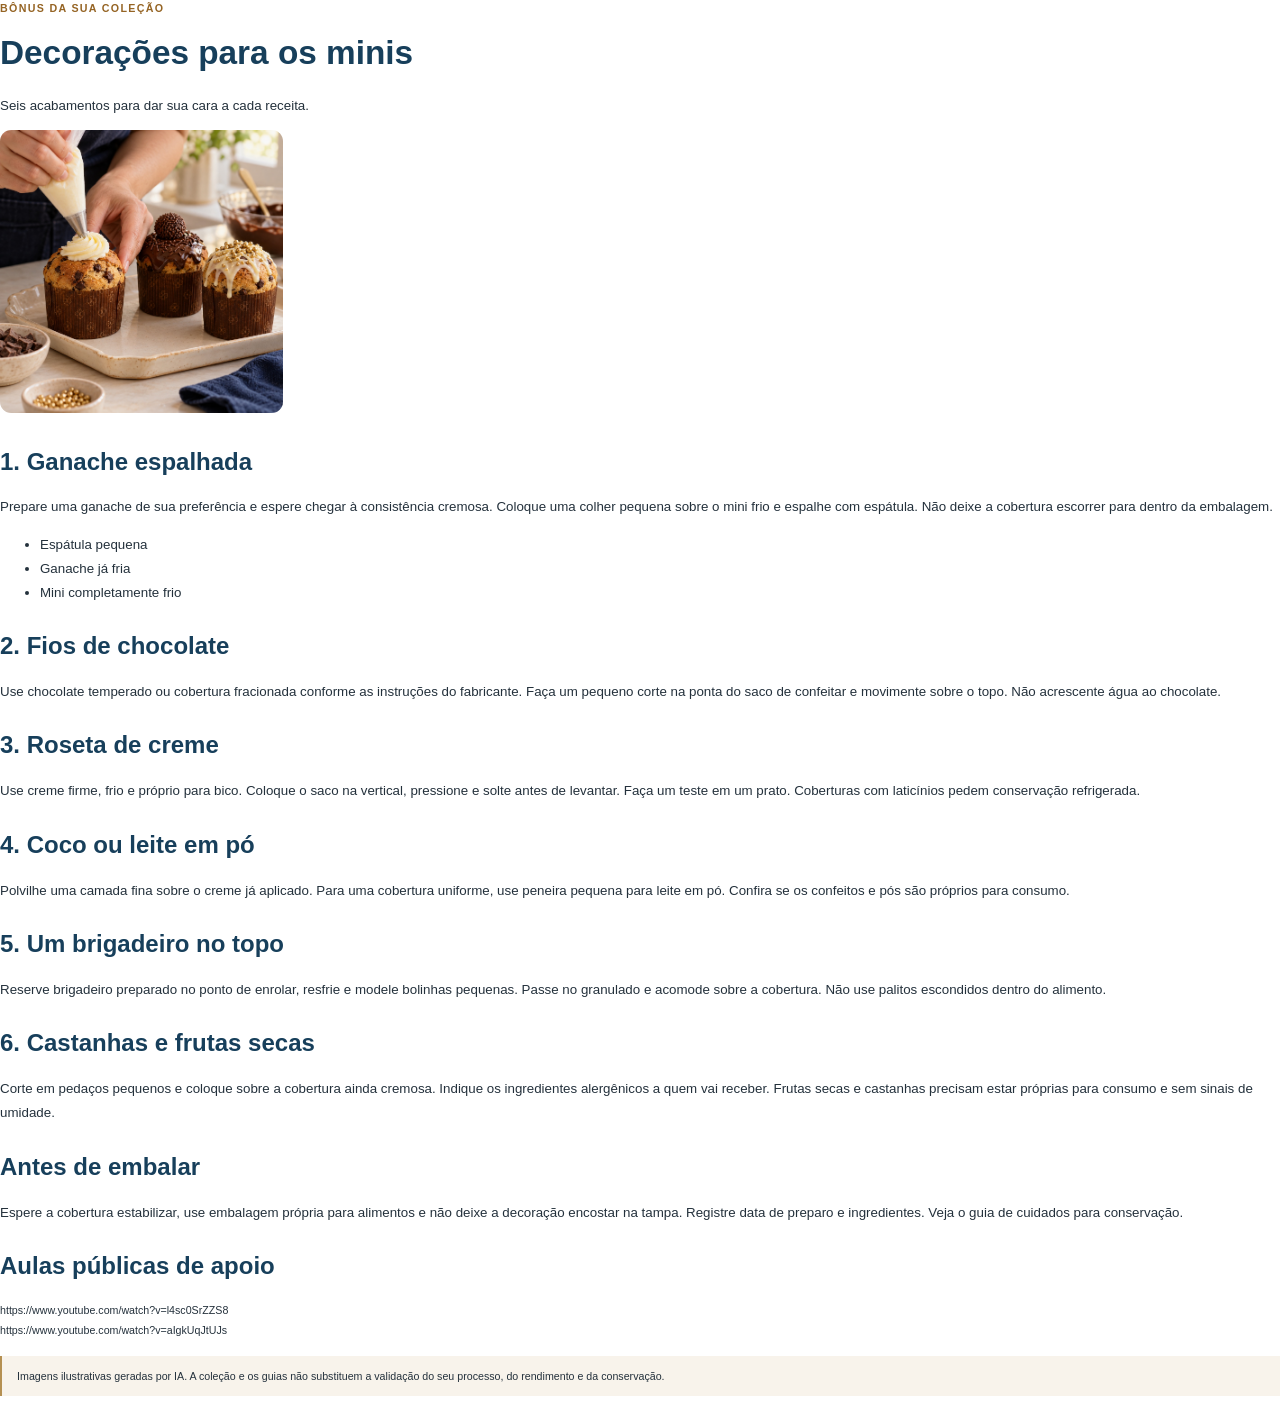
<file: app/downloads/guia-decoracoes.html>
<!doctype html><html lang="pt-BR"><meta charset="utf-8"><title>Decorações para os minis</title><style>@page{size:A4;margin:16mm 15mm 17mm}*{box-sizing:border-box}body{margin:0;color:#24313c;font-family:Arial,sans-serif;font-size:10pt;line-height:1.55}h1,h2,h3{color:#173f5b;line-height:1.25}h1{font-size:25pt;margin:0 0 6mm}h2{font-size:18pt;margin:0 0 5mm}h3{font-size:11pt;margin:4mm 0 2mm}.kicker{font-size:8pt;color:#956424;letter-spacing:1pt;font-weight:bold;margin:0 0 4mm}.cover{page-break-after:always;padding:15mm 2mm}.cover img{height:100mm;max-width:170mm;object-fit:contain;display:block;margin:4mm auto 8mm}.cover p{font-size:11pt;color:#65717c;line-height:1.8}.meta{display:flex;gap:7mm;border-bottom:1px solid #ddd;padding-bottom:4mm;margin-bottom:5mm;font-size:9pt;color:#65717c}.recipe{page-break-before:always}.ingredients{display:grid;grid-template-columns:1fr 1fr;column-gap:8mm}.group{break-inside:avoid}.ingredients ul{padding-left:4mm;margin:0}.ingredients li{font-size:9pt;margin:1mm 0}.steps{padding-left:5mm}.steps li{margin-bottom:3mm;break-inside:avoid;font-size:9pt}.steps strong{display:block;color:#173f5b}.note{font-size:8pt;background:#f8f3eb;padding:3mm 4mm;border-left:2px solid #b59052;margin:4mm 0;line-height:1.7;break-inside:avoid}.notes-list{padding-left:4mm;font-size:8pt;color:#65717c}.allergens{font-size:8pt;color:#80551b}.guide-section{break-inside:avoid;margin:7mm 0}.guide-section p,.guide-section li{font-size:10pt;line-height:1.8}.guide-image{max-width:100%;height:75mm;object-fit:cover;border-radius:3mm}.sources{font-size:8pt;line-height:1.9;overflow-wrap:anywhere}.tag-grid{display:grid;grid-template-columns:repeat(3,1fr);gap:5mm}.tag{height:58mm;border:1px dashed #b58b47;border-radius:3mm;padding:8mm 4mm;text-align:center;break-inside:avoid;display:flex;align-items:center;justify-content:center;flex-direction:column}.tag span{color:#956424;font-size:18pt}.tag h2{font-size:14pt;margin:3mm 0}.tag p{font-size:9pt;margin:0;color:#65717c}.tag small{font-size:8pt;margin-top:4mm;color:#956424}a{color:#173f5b}</style><body><p class="kicker">BÔNUS DA SUA COLEÇÃO</p><h1>Decorações para os minis</h1><p>Seis acabamentos para dar sua cara a cada receita.</p><img class="guide-image" src="../../assets/bonus-decoracoes.jpg" alt=""><section class="guide-section"><h2>1. Ganache espalhada</h2><p>Prepare uma ganache de sua preferência e espere chegar à consistência cremosa. Coloque uma colher pequena sobre o mini frio e espalhe com espátula. Não deixe a cobertura escorrer para dentro da embalagem.</p><ul><li>Espátula pequena</li><li>Ganache já fria</li><li>Mini completamente frio</li></ul></section><section class="guide-section"><h2>2. Fios de chocolate</h2><p>Use chocolate temperado ou cobertura fracionada conforme as instruções do fabricante. Faça um pequeno corte na ponta do saco de confeitar e movimente sobre o topo. Não acrescente água ao chocolate.</p></section><section class="guide-section"><h2>3. Roseta de creme</h2><p>Use creme firme, frio e próprio para bico. Coloque o saco na vertical, pressione e solte antes de levantar. Faça um teste em um prato. Coberturas com laticínios pedem conservação refrigerada.</p></section><section class="guide-section"><h2>4. Coco ou leite em pó</h2><p>Polvilhe uma camada fina sobre o creme já aplicado. Para uma cobertura uniforme, use peneira pequena para leite em pó. Confira se os confeitos e pós são próprios para consumo.</p></section><section class="guide-section"><h2>5. Um brigadeiro no topo</h2><p>Reserve brigadeiro preparado no ponto de enrolar, resfrie e modele bolinhas pequenas. Passe no granulado e acomode sobre a cobertura. Não use palitos escondidos dentro do alimento.</p></section><section class="guide-section"><h2>6. Castanhas e frutas secas</h2><p>Corte em pedaços pequenos e coloque sobre a cobertura ainda cremosa. Indique os ingredientes alergênicos a quem vai receber. Frutas secas e castanhas precisam estar próprias para consumo e sem sinais de umidade.</p></section><section class="guide-section"><h2>Antes de embalar</h2><p>Espere a cobertura estabilizar, use embalagem própria para alimentos e não deixe a decoração encostar na tampa. Registre data de preparo e ingredientes. Veja o guia de cuidados para conservação.</p></section><h2>Aulas públicas de apoio</h2><div class="sources">https://www.youtube.com/watch?v=l4sc0SrZZS8<br>https://www.youtube.com/watch?v=aIgkUqJtUJs<br></div><div class="note">Imagens ilustrativas geradas por IA. A coleção e os guias não substituem a validação do seu processo, do rendimento e da conservação.</div></body></html>
</file>
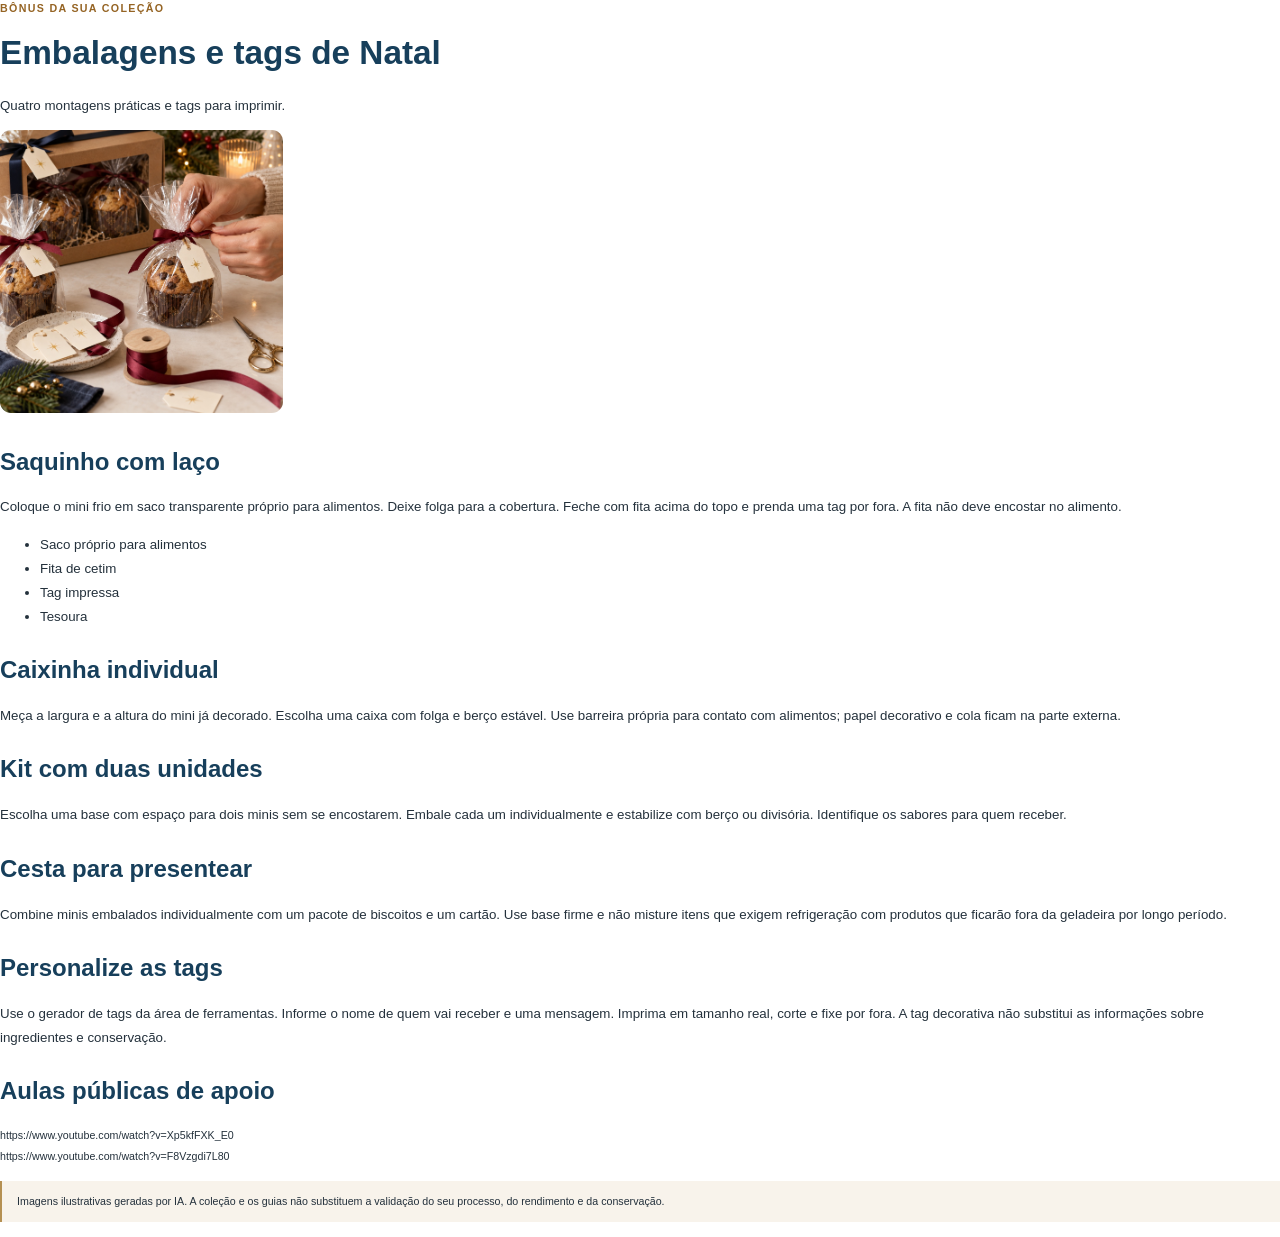
<file: app/downloads/guia-embalagens.html>
<!doctype html><html lang="pt-BR"><meta charset="utf-8"><title>Embalagens e tags de Natal</title><style>@page{size:A4;margin:16mm 15mm 17mm}*{box-sizing:border-box}body{margin:0;color:#24313c;font-family:Arial,sans-serif;font-size:10pt;line-height:1.55}h1,h2,h3{color:#173f5b;line-height:1.25}h1{font-size:25pt;margin:0 0 6mm}h2{font-size:18pt;margin:0 0 5mm}h3{font-size:11pt;margin:4mm 0 2mm}.kicker{font-size:8pt;color:#956424;letter-spacing:1pt;font-weight:bold;margin:0 0 4mm}.cover{page-break-after:always;padding:15mm 2mm}.cover img{height:100mm;max-width:170mm;object-fit:contain;display:block;margin:4mm auto 8mm}.cover p{font-size:11pt;color:#65717c;line-height:1.8}.meta{display:flex;gap:7mm;border-bottom:1px solid #ddd;padding-bottom:4mm;margin-bottom:5mm;font-size:9pt;color:#65717c}.recipe{page-break-before:always}.ingredients{display:grid;grid-template-columns:1fr 1fr;column-gap:8mm}.group{break-inside:avoid}.ingredients ul{padding-left:4mm;margin:0}.ingredients li{font-size:9pt;margin:1mm 0}.steps{padding-left:5mm}.steps li{margin-bottom:3mm;break-inside:avoid;font-size:9pt}.steps strong{display:block;color:#173f5b}.note{font-size:8pt;background:#f8f3eb;padding:3mm 4mm;border-left:2px solid #b59052;margin:4mm 0;line-height:1.7;break-inside:avoid}.notes-list{padding-left:4mm;font-size:8pt;color:#65717c}.allergens{font-size:8pt;color:#80551b}.guide-section{break-inside:avoid;margin:7mm 0}.guide-section p,.guide-section li{font-size:10pt;line-height:1.8}.guide-image{max-width:100%;height:75mm;object-fit:cover;border-radius:3mm}.sources{font-size:8pt;line-height:1.9;overflow-wrap:anywhere}.tag-grid{display:grid;grid-template-columns:repeat(3,1fr);gap:5mm}.tag{height:58mm;border:1px dashed #b58b47;border-radius:3mm;padding:8mm 4mm;text-align:center;break-inside:avoid;display:flex;align-items:center;justify-content:center;flex-direction:column}.tag span{color:#956424;font-size:18pt}.tag h2{font-size:14pt;margin:3mm 0}.tag p{font-size:9pt;margin:0;color:#65717c}.tag small{font-size:8pt;margin-top:4mm;color:#956424}a{color:#173f5b}</style><body><p class="kicker">BÔNUS DA SUA COLEÇÃO</p><h1>Embalagens e tags de Natal</h1><p>Quatro montagens práticas e tags para imprimir.</p><img class="guide-image" src="../../assets/bonus-embalagens.jpg" alt=""><section class="guide-section"><h2>Saquinho com laço</h2><p>Coloque o mini frio em saco transparente próprio para alimentos. Deixe folga para a cobertura. Feche com fita acima do topo e prenda uma tag por fora. A fita não deve encostar no alimento.</p><ul><li>Saco próprio para alimentos</li><li>Fita de cetim</li><li>Tag impressa</li><li>Tesoura</li></ul></section><section class="guide-section"><h2>Caixinha individual</h2><p>Meça a largura e a altura do mini já decorado. Escolha uma caixa com folga e berço estável. Use barreira própria para contato com alimentos; papel decorativo e cola ficam na parte externa.</p></section><section class="guide-section"><h2>Kit com duas unidades</h2><p>Escolha uma base com espaço para dois minis sem se encostarem. Embale cada um individualmente e estabilize com berço ou divisória. Identifique os sabores para quem receber.</p></section><section class="guide-section"><h2>Cesta para presentear</h2><p>Combine minis embalados individualmente com um pacote de biscoitos e um cartão. Use base firme e não misture itens que exigem refrigeração com produtos que ficarão fora da geladeira por longo período.</p></section><section class="guide-section"><h2>Personalize as tags</h2><p>Use o gerador de tags da área de ferramentas. Informe o nome de quem vai receber e uma mensagem. Imprima em tamanho real, corte e fixe por fora. A tag decorativa não substitui as informações sobre ingredientes e conservação.</p></section><h2>Aulas públicas de apoio</h2><div class="sources">https://www.youtube.com/watch?v=Xp5kfFXK_E0<br>https://www.youtube.com/watch?v=F8Vzgdi7L80<br></div><div class="note">Imagens ilustrativas geradas por IA. A coleção e os guias não substituem a validação do seu processo, do rendimento e da conservação.</div></body></html>
</file>
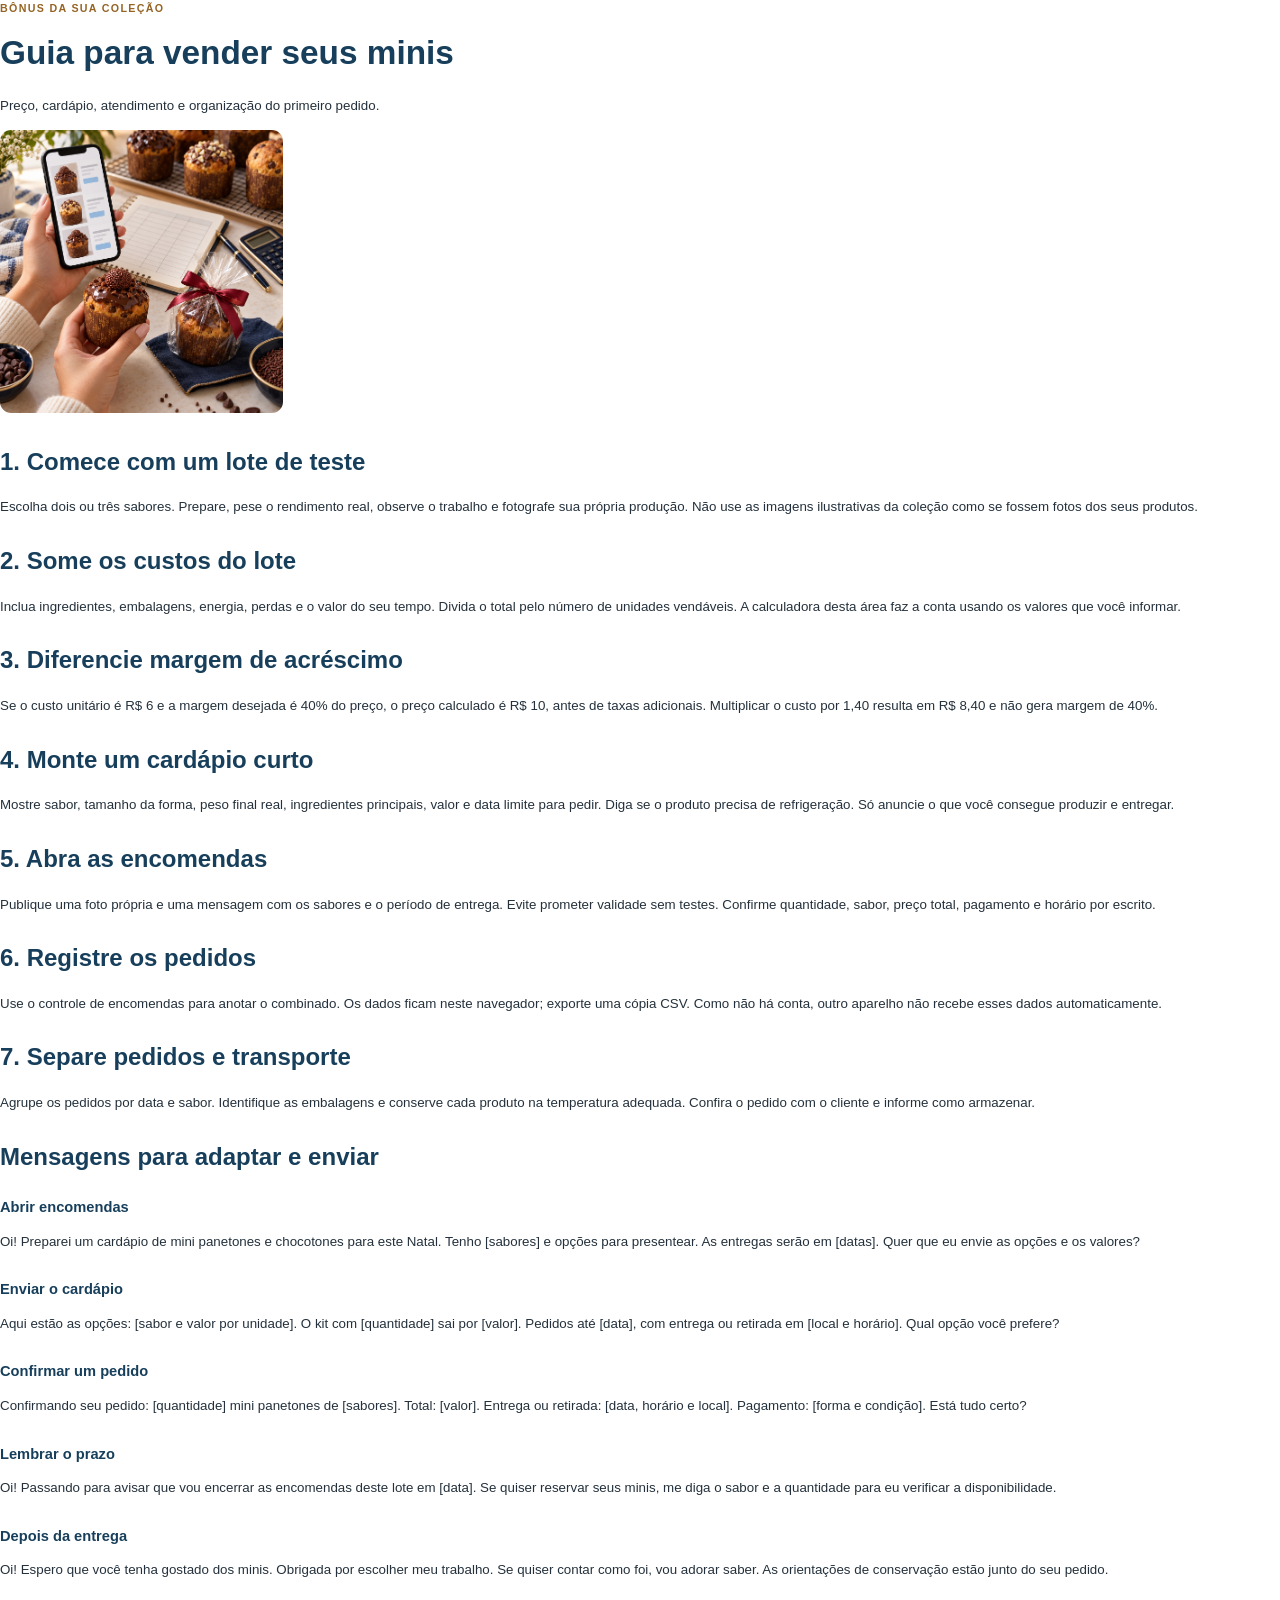
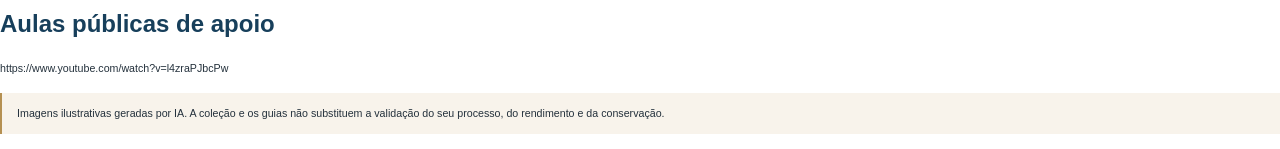
<file: app/downloads/guia-vendas.html>
<!doctype html><html lang="pt-BR"><meta charset="utf-8"><title>Guia para vender seus minis</title><style>@page{size:A4;margin:16mm 15mm 17mm}*{box-sizing:border-box}body{margin:0;color:#24313c;font-family:Arial,sans-serif;font-size:10pt;line-height:1.55}h1,h2,h3{color:#173f5b;line-height:1.25}h1{font-size:25pt;margin:0 0 6mm}h2{font-size:18pt;margin:0 0 5mm}h3{font-size:11pt;margin:4mm 0 2mm}.kicker{font-size:8pt;color:#956424;letter-spacing:1pt;font-weight:bold;margin:0 0 4mm}.cover{page-break-after:always;padding:15mm 2mm}.cover img{height:100mm;max-width:170mm;object-fit:contain;display:block;margin:4mm auto 8mm}.cover p{font-size:11pt;color:#65717c;line-height:1.8}.meta{display:flex;gap:7mm;border-bottom:1px solid #ddd;padding-bottom:4mm;margin-bottom:5mm;font-size:9pt;color:#65717c}.recipe{page-break-before:always}.ingredients{display:grid;grid-template-columns:1fr 1fr;column-gap:8mm}.group{break-inside:avoid}.ingredients ul{padding-left:4mm;margin:0}.ingredients li{font-size:9pt;margin:1mm 0}.steps{padding-left:5mm}.steps li{margin-bottom:3mm;break-inside:avoid;font-size:9pt}.steps strong{display:block;color:#173f5b}.note{font-size:8pt;background:#f8f3eb;padding:3mm 4mm;border-left:2px solid #b59052;margin:4mm 0;line-height:1.7;break-inside:avoid}.notes-list{padding-left:4mm;font-size:8pt;color:#65717c}.allergens{font-size:8pt;color:#80551b}.guide-section{break-inside:avoid;margin:7mm 0}.guide-section p,.guide-section li{font-size:10pt;line-height:1.8}.guide-image{max-width:100%;height:75mm;object-fit:cover;border-radius:3mm}.sources{font-size:8pt;line-height:1.9;overflow-wrap:anywhere}.tag-grid{display:grid;grid-template-columns:repeat(3,1fr);gap:5mm}.tag{height:58mm;border:1px dashed #b58b47;border-radius:3mm;padding:8mm 4mm;text-align:center;break-inside:avoid;display:flex;align-items:center;justify-content:center;flex-direction:column}.tag span{color:#956424;font-size:18pt}.tag h2{font-size:14pt;margin:3mm 0}.tag p{font-size:9pt;margin:0;color:#65717c}.tag small{font-size:8pt;margin-top:4mm;color:#956424}a{color:#173f5b}</style><body><p class="kicker">BÔNUS DA SUA COLEÇÃO</p><h1>Guia para vender seus minis</h1><p>Preço, cardápio, atendimento e organização do primeiro pedido.</p><img class="guide-image" src="../../assets/bonus-vendas.jpg" alt=""><section class="guide-section"><h2>1. Comece com um lote de teste</h2><p>Escolha dois ou três sabores. Prepare, pese o rendimento real, observe o trabalho e fotografe sua própria produção. Não use as imagens ilustrativas da coleção como se fossem fotos dos seus produtos.</p></section><section class="guide-section"><h2>2. Some os custos do lote</h2><p>Inclua ingredientes, embalagens, energia, perdas e o valor do seu tempo. Divida o total pelo número de unidades vendáveis. A calculadora desta área faz a conta usando os valores que você informar.</p></section><section class="guide-section"><h2>3. Diferencie margem de acréscimo</h2><p>Se o custo unitário é R$ 6 e a margem desejada é 40% do preço, o preço calculado é R$ 10, antes de taxas adicionais. Multiplicar o custo por 1,40 resulta em R$ 8,40 e não gera margem de 40%.</p></section><section class="guide-section"><h2>4. Monte um cardápio curto</h2><p>Mostre sabor, tamanho da forma, peso final real, ingredientes principais, valor e data limite para pedir. Diga se o produto precisa de refrigeração. Só anuncie o que você consegue produzir e entregar.</p></section><section class="guide-section"><h2>5. Abra as encomendas</h2><p>Publique uma foto própria e uma mensagem com os sabores e o período de entrega. Evite prometer validade sem testes. Confirme quantidade, sabor, preço total, pagamento e horário por escrito.</p></section><section class="guide-section"><h2>6. Registre os pedidos</h2><p>Use o controle de encomendas para anotar o combinado. Os dados ficam neste navegador; exporte uma cópia CSV. Como não há conta, outro aparelho não recebe esses dados automaticamente.</p></section><section class="guide-section"><h2>7. Separe pedidos e transporte</h2><p>Agrupe os pedidos por data e sabor. Identifique as embalagens e conserve cada produto na temperatura adequada. Confira o pedido com o cliente e informe como armazenar.</p></section><h2>Mensagens para adaptar e enviar</h2><section class="guide-section"><h3>Abrir encomendas</h3><p>Oi! Preparei um cardápio de mini panetones e chocotones para este Natal. Tenho [sabores] e opções para presentear. As entregas serão em [datas]. Quer que eu envie as opções e os valores?</p></section><section class="guide-section"><h3>Enviar o cardápio</h3><p>Aqui estão as opções: [sabor e valor por unidade]. O kit com [quantidade] sai por [valor]. Pedidos até [data], com entrega ou retirada em [local e horário]. Qual opção você prefere?</p></section><section class="guide-section"><h3>Confirmar um pedido</h3><p>Confirmando seu pedido: [quantidade] mini panetones de [sabores]. Total: [valor]. Entrega ou retirada: [data, horário e local]. Pagamento: [forma e condição]. Está tudo certo?</p></section><section class="guide-section"><h3>Lembrar o prazo</h3><p>Oi! Passando para avisar que vou encerrar as encomendas deste lote em [data]. Se quiser reservar seus minis, me diga o sabor e a quantidade para eu verificar a disponibilidade.</p></section><section class="guide-section"><h3>Depois da entrega</h3><p>Oi! Espero que você tenha gostado dos minis. Obrigada por escolher meu trabalho. Se quiser contar como foi, vou adorar saber. As orientações de conservação estão junto do seu pedido.</p></section><h2>Aulas públicas de apoio</h2><div class="sources">https://www.youtube.com/watch?v=l4zraPJbcPw<br></div><div class="note">Imagens ilustrativas geradas por IA. A coleção e os guias não substituem a validação do seu processo, do rendimento e da conservação.</div></body></html>
</file>
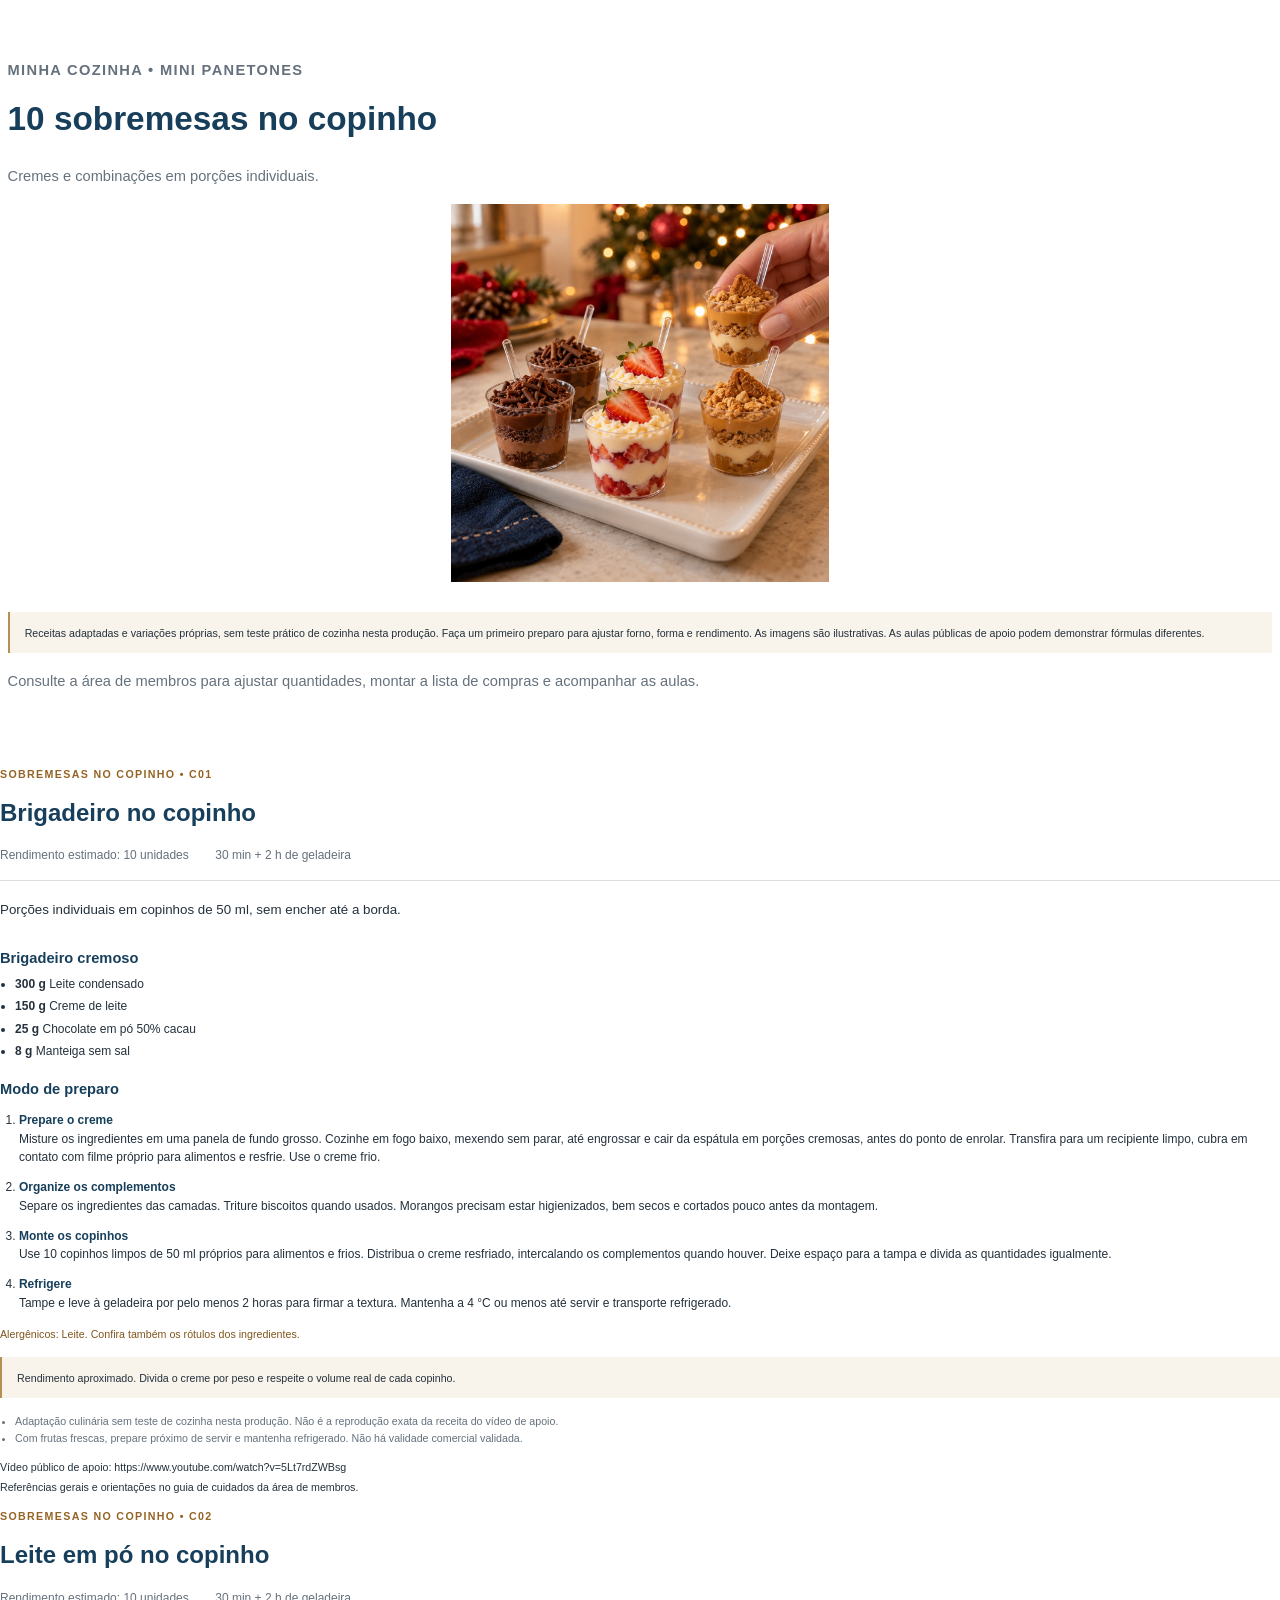
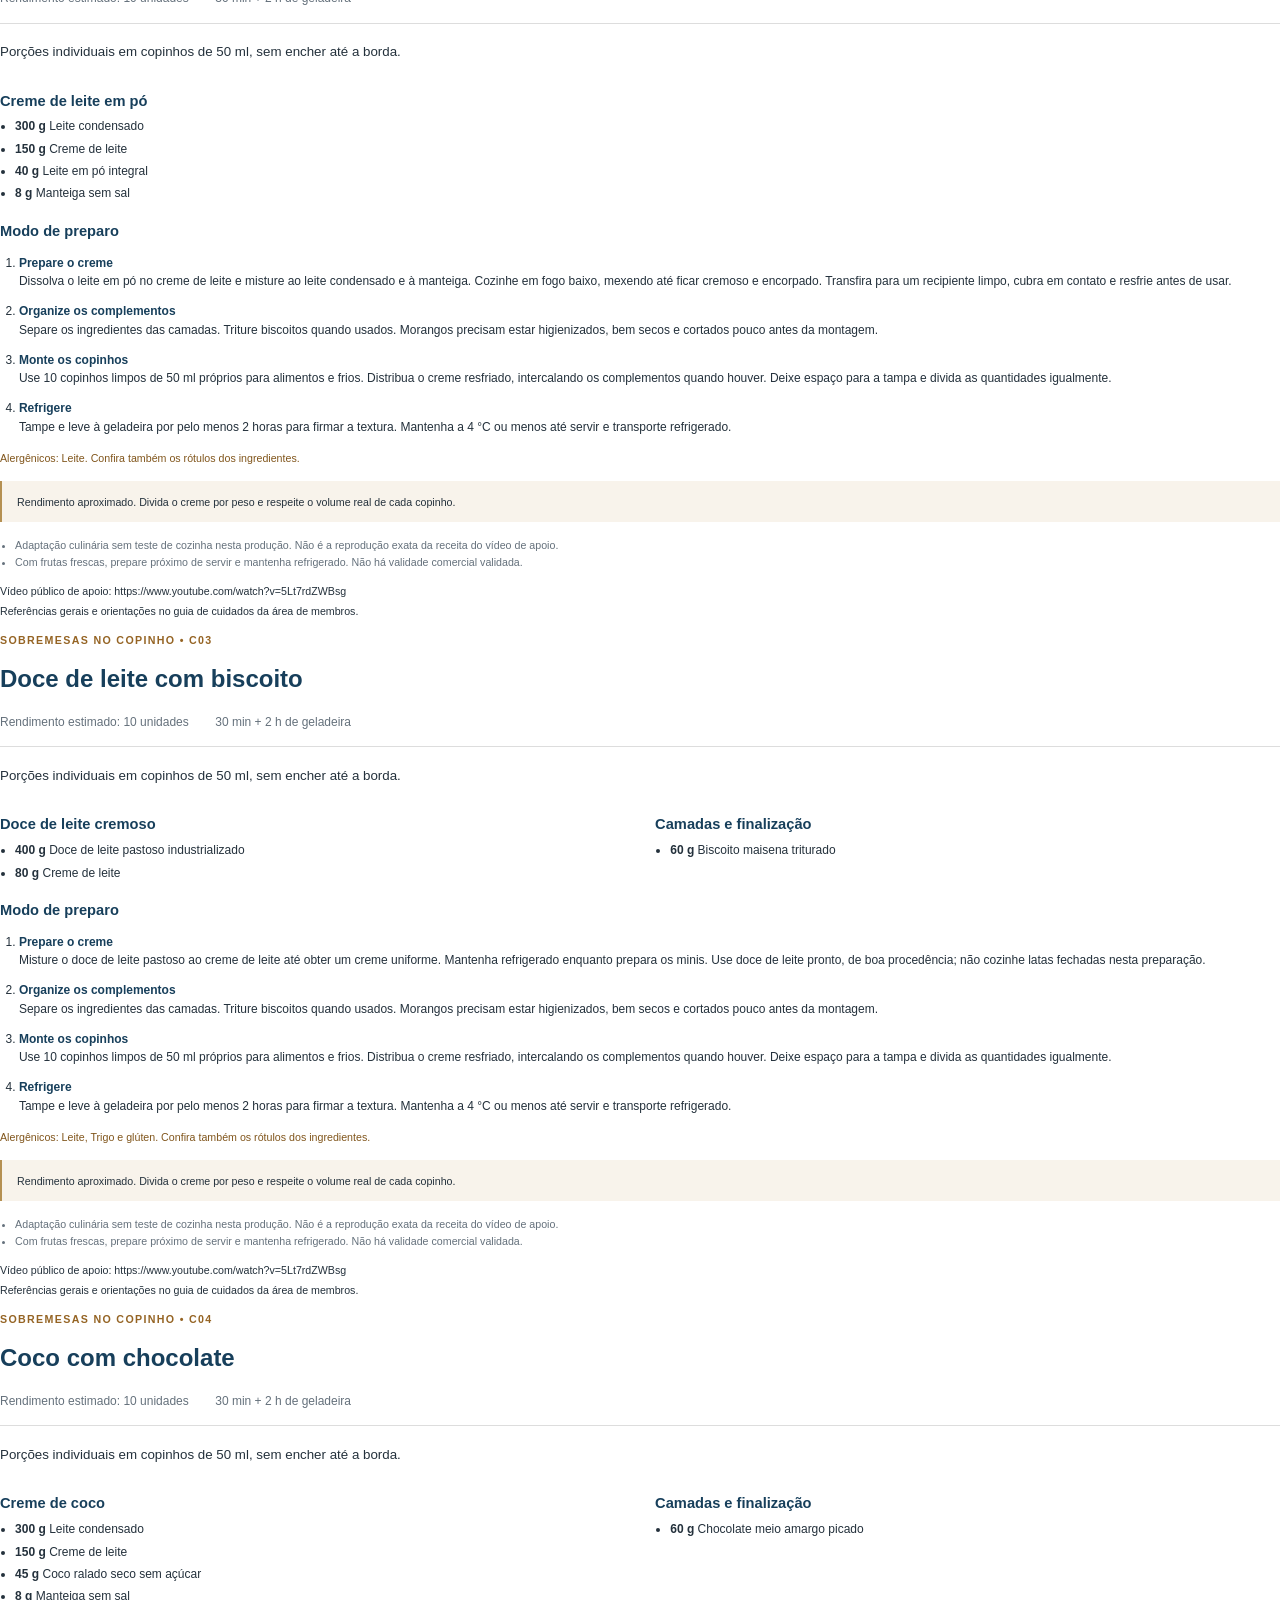
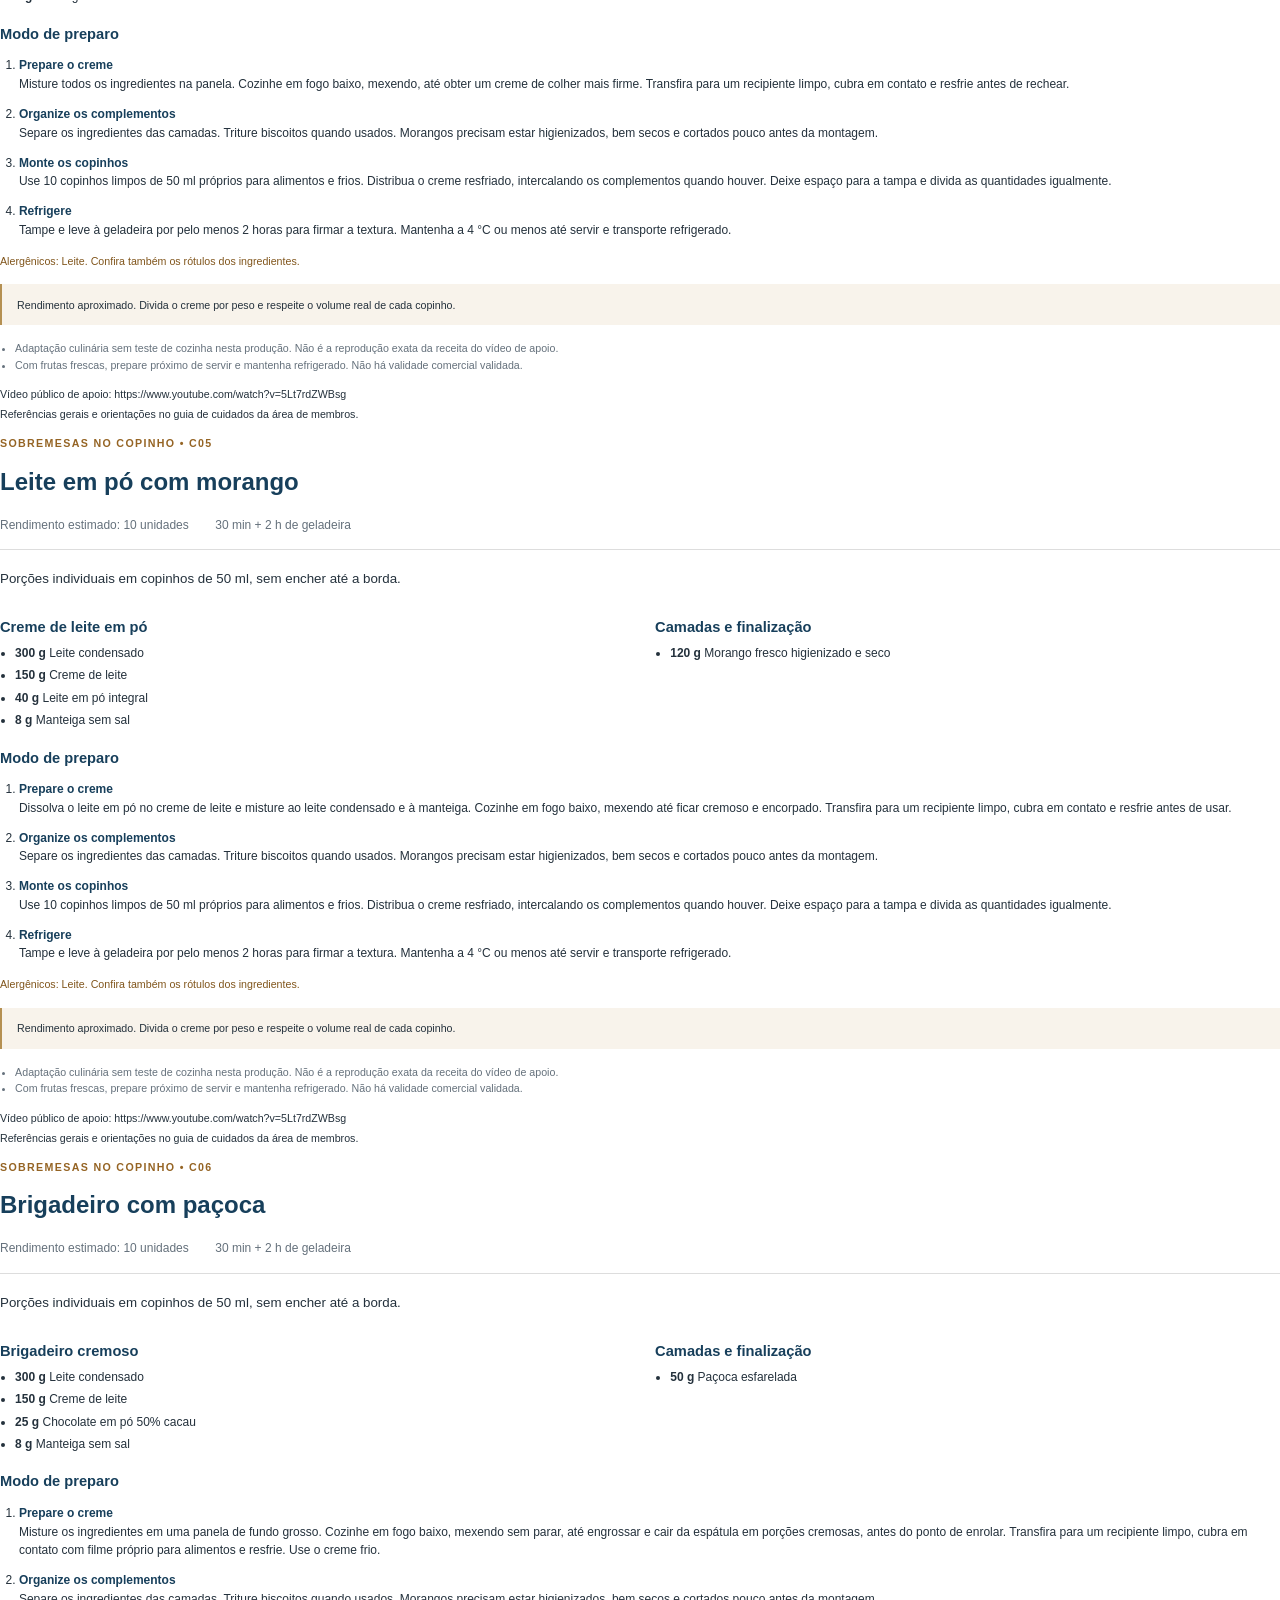
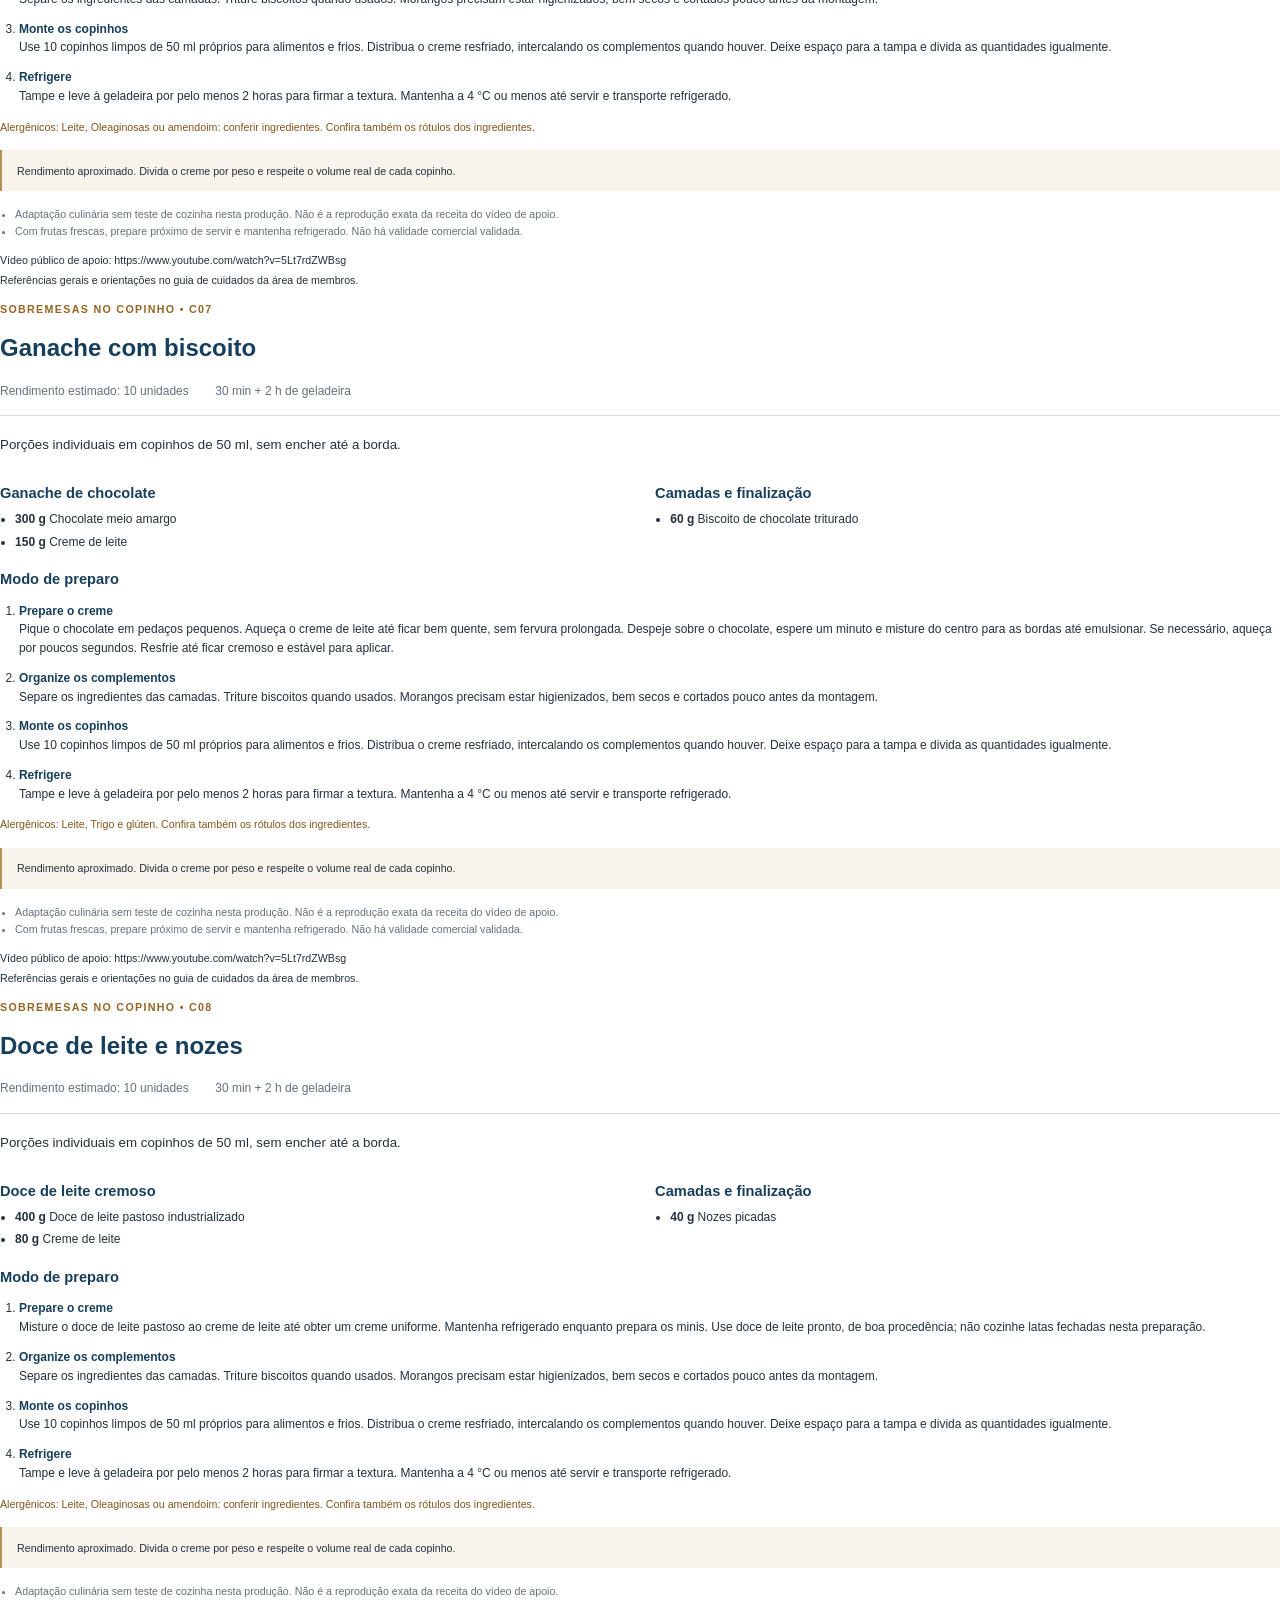
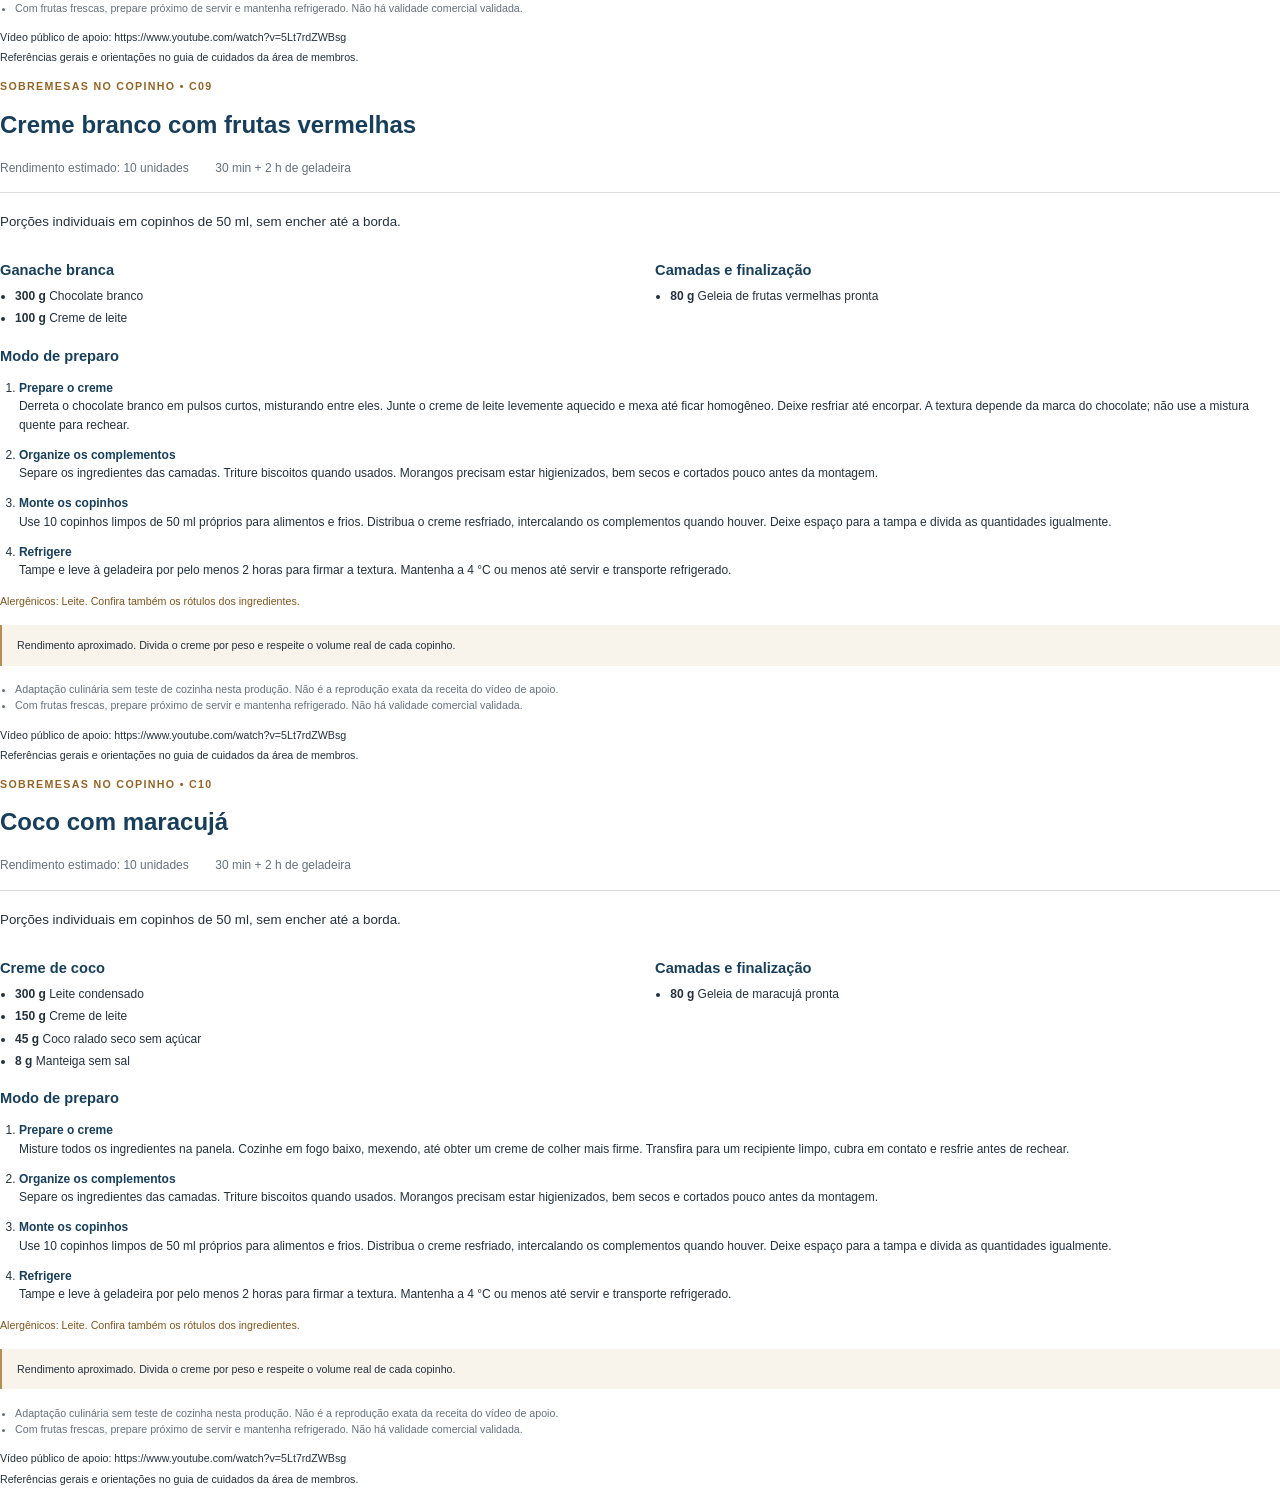
<file: app/downloads/sobremesas-copinhos.html>
<!doctype html><html lang="pt-BR"><meta charset="utf-8"><title>10 sobremesas no copinho</title><style>@page{size:A4;margin:16mm 15mm 17mm}*{box-sizing:border-box}body{margin:0;color:#24313c;font-family:Arial,sans-serif;font-size:10pt;line-height:1.55}h1,h2,h3{color:#173f5b;line-height:1.25}h1{font-size:25pt;margin:0 0 6mm}h2{font-size:18pt;margin:0 0 5mm}h3{font-size:11pt;margin:4mm 0 2mm}.kicker{font-size:8pt;color:#956424;letter-spacing:1pt;font-weight:bold;margin:0 0 4mm}.cover{page-break-after:always;padding:15mm 2mm}.cover img{height:100mm;max-width:170mm;object-fit:contain;display:block;margin:4mm auto 8mm}.cover p{font-size:11pt;color:#65717c;line-height:1.8}.meta{display:flex;gap:7mm;border-bottom:1px solid #ddd;padding-bottom:4mm;margin-bottom:5mm;font-size:9pt;color:#65717c}.recipe{page-break-before:always}.ingredients{display:grid;grid-template-columns:1fr 1fr;column-gap:8mm}.group{break-inside:avoid}.ingredients ul{padding-left:4mm;margin:0}.ingredients li{font-size:9pt;margin:1mm 0}.steps{padding-left:5mm}.steps li{margin-bottom:3mm;break-inside:avoid;font-size:9pt}.steps strong{display:block;color:#173f5b}.note{font-size:8pt;background:#f8f3eb;padding:3mm 4mm;border-left:2px solid #b59052;margin:4mm 0;line-height:1.7;break-inside:avoid}.notes-list{padding-left:4mm;font-size:8pt;color:#65717c}.allergens{font-size:8pt;color:#80551b}.guide-section{break-inside:avoid;margin:7mm 0}.guide-section p,.guide-section li{font-size:10pt;line-height:1.8}.guide-image{max-width:100%;height:75mm;object-fit:cover;border-radius:3mm}.sources{font-size:8pt;line-height:1.9;overflow-wrap:anywhere}.tag-grid{display:grid;grid-template-columns:repeat(3,1fr);gap:5mm}.tag{height:58mm;border:1px dashed #b58b47;border-radius:3mm;padding:8mm 4mm;text-align:center;break-inside:avoid;display:flex;align-items:center;justify-content:center;flex-direction:column}.tag span{color:#956424;font-size:18pt}.tag h2{font-size:14pt;margin:3mm 0}.tag p{font-size:9pt;margin:0;color:#65717c}.tag small{font-size:8pt;margin-top:4mm;color:#956424}a{color:#173f5b}</style><body><section class="cover"><p class="kicker">MINHA COZINHA • MINI PANETONES</p><h1>10 sobremesas no copinho</h1><p>Cremes e combinações em porções individuais.</p><img src="../../assets/bonus-copinhos.jpg" alt=""><div class="note">Receitas adaptadas e variações próprias, sem teste prático de cozinha nesta produção. Faça um primeiro preparo para ajustar forno, forma e rendimento. As imagens são ilustrativas. As aulas públicas de apoio podem demonstrar fórmulas diferentes.</div><p>Consulte a área de membros para ajustar quantidades, montar a lista de compras e acompanhar as aulas.</p></section><article class="recipe"><p class="kicker">SOBREMESAS NO COPINHO • C01</p><h2>Brigadeiro no copinho</h2><div class="meta"><span>Rendimento estimado: 10 unidades</span><span>30 min + 2 h de geladeira</span></div><p>Porções individuais em copinhos de 50 ml, sem encher até a borda.</p><div class="ingredients"><div class="group"><h3>Brigadeiro cremoso</h3><ul><li><strong>300 g</strong> Leite condensado</li><li><strong>150 g</strong> Creme de leite</li><li><strong>25 g</strong> Chocolate em pó 50% cacau</li><li><strong>8 g</strong> Manteiga sem sal</li></ul></div></div><h3>Modo de preparo</h3><ol class="steps"><li><strong>Prepare o creme</strong>Misture os ingredientes em uma panela de fundo grosso. Cozinhe em fogo baixo, mexendo sem parar, até engrossar e cair da espátula em porções cremosas, antes do ponto de enrolar. Transfira para um recipiente limpo, cubra em contato com filme próprio para alimentos e resfrie. Use o creme frio.</li><li><strong>Organize os complementos</strong>Separe os ingredientes das camadas. Triture biscoitos quando usados. Morangos precisam estar higienizados, bem secos e cortados pouco antes da montagem.</li><li><strong>Monte os copinhos</strong>Use 10 copinhos limpos de 50 ml próprios para alimentos e frios. Distribua o creme resfriado, intercalando os complementos quando houver. Deixe espaço para a tampa e divida as quantidades igualmente.</li><li><strong>Refrigere</strong>Tampe e leve à geladeira por pelo menos 2 horas para firmar a textura. Mantenha a 4 °C ou menos até servir e transporte refrigerado.</li></ol><p class="allergens">Alergênicos: Leite. Confira também os rótulos dos ingredientes.</p><div class="note">Rendimento aproximado. Divida o creme por peso e respeite o volume real de cada copinho.</div><ul class="notes-list"><li>Adaptação culinária sem teste de cozinha nesta produção. Não é a reprodução exata da receita do vídeo de apoio.</li><li>Com frutas frescas, prepare próximo de servir e mantenha refrigerado. Não há validade comercial validada.</li></ul><p class="sources">Vídeo público de apoio: https://www.youtube.com/watch?v=5Lt7rdZWBsg<br>Referências gerais e orientações no guia de cuidados da área de membros.</p></article><article class="recipe"><p class="kicker">SOBREMESAS NO COPINHO • C02</p><h2>Leite em pó no copinho</h2><div class="meta"><span>Rendimento estimado: 10 unidades</span><span>30 min + 2 h de geladeira</span></div><p>Porções individuais em copinhos de 50 ml, sem encher até a borda.</p><div class="ingredients"><div class="group"><h3>Creme de leite em pó</h3><ul><li><strong>300 g</strong> Leite condensado</li><li><strong>150 g</strong> Creme de leite</li><li><strong>40 g</strong> Leite em pó integral</li><li><strong>8 g</strong> Manteiga sem sal</li></ul></div></div><h3>Modo de preparo</h3><ol class="steps"><li><strong>Prepare o creme</strong>Dissolva o leite em pó no creme de leite e misture ao leite condensado e à manteiga. Cozinhe em fogo baixo, mexendo até ficar cremoso e encorpado. Transfira para um recipiente limpo, cubra em contato e resfrie antes de usar.</li><li><strong>Organize os complementos</strong>Separe os ingredientes das camadas. Triture biscoitos quando usados. Morangos precisam estar higienizados, bem secos e cortados pouco antes da montagem.</li><li><strong>Monte os copinhos</strong>Use 10 copinhos limpos de 50 ml próprios para alimentos e frios. Distribua o creme resfriado, intercalando os complementos quando houver. Deixe espaço para a tampa e divida as quantidades igualmente.</li><li><strong>Refrigere</strong>Tampe e leve à geladeira por pelo menos 2 horas para firmar a textura. Mantenha a 4 °C ou menos até servir e transporte refrigerado.</li></ol><p class="allergens">Alergênicos: Leite. Confira também os rótulos dos ingredientes.</p><div class="note">Rendimento aproximado. Divida o creme por peso e respeite o volume real de cada copinho.</div><ul class="notes-list"><li>Adaptação culinária sem teste de cozinha nesta produção. Não é a reprodução exata da receita do vídeo de apoio.</li><li>Com frutas frescas, prepare próximo de servir e mantenha refrigerado. Não há validade comercial validada.</li></ul><p class="sources">Vídeo público de apoio: https://www.youtube.com/watch?v=5Lt7rdZWBsg<br>Referências gerais e orientações no guia de cuidados da área de membros.</p></article><article class="recipe"><p class="kicker">SOBREMESAS NO COPINHO • C03</p><h2>Doce de leite com biscoito</h2><div class="meta"><span>Rendimento estimado: 10 unidades</span><span>30 min + 2 h de geladeira</span></div><p>Porções individuais em copinhos de 50 ml, sem encher até a borda.</p><div class="ingredients"><div class="group"><h3>Doce de leite cremoso</h3><ul><li><strong>400 g</strong> Doce de leite pastoso industrializado</li><li><strong>80 g</strong> Creme de leite</li></ul></div><div class="group"><h3>Camadas e finalização</h3><ul><li><strong>60 g</strong> Biscoito maisena triturado</li></ul></div></div><h3>Modo de preparo</h3><ol class="steps"><li><strong>Prepare o creme</strong>Misture o doce de leite pastoso ao creme de leite até obter um creme uniforme. Mantenha refrigerado enquanto prepara os minis. Use doce de leite pronto, de boa procedência; não cozinhe latas fechadas nesta preparação.</li><li><strong>Organize os complementos</strong>Separe os ingredientes das camadas. Triture biscoitos quando usados. Morangos precisam estar higienizados, bem secos e cortados pouco antes da montagem.</li><li><strong>Monte os copinhos</strong>Use 10 copinhos limpos de 50 ml próprios para alimentos e frios. Distribua o creme resfriado, intercalando os complementos quando houver. Deixe espaço para a tampa e divida as quantidades igualmente.</li><li><strong>Refrigere</strong>Tampe e leve à geladeira por pelo menos 2 horas para firmar a textura. Mantenha a 4 °C ou menos até servir e transporte refrigerado.</li></ol><p class="allergens">Alergênicos: Leite, Trigo e glúten. Confira também os rótulos dos ingredientes.</p><div class="note">Rendimento aproximado. Divida o creme por peso e respeite o volume real de cada copinho.</div><ul class="notes-list"><li>Adaptação culinária sem teste de cozinha nesta produção. Não é a reprodução exata da receita do vídeo de apoio.</li><li>Com frutas frescas, prepare próximo de servir e mantenha refrigerado. Não há validade comercial validada.</li></ul><p class="sources">Vídeo público de apoio: https://www.youtube.com/watch?v=5Lt7rdZWBsg<br>Referências gerais e orientações no guia de cuidados da área de membros.</p></article><article class="recipe"><p class="kicker">SOBREMESAS NO COPINHO • C04</p><h2>Coco com chocolate</h2><div class="meta"><span>Rendimento estimado: 10 unidades</span><span>30 min + 2 h de geladeira</span></div><p>Porções individuais em copinhos de 50 ml, sem encher até a borda.</p><div class="ingredients"><div class="group"><h3>Creme de coco</h3><ul><li><strong>300 g</strong> Leite condensado</li><li><strong>150 g</strong> Creme de leite</li><li><strong>45 g</strong> Coco ralado seco sem açúcar</li><li><strong>8 g</strong> Manteiga sem sal</li></ul></div><div class="group"><h3>Camadas e finalização</h3><ul><li><strong>60 g</strong> Chocolate meio amargo picado</li></ul></div></div><h3>Modo de preparo</h3><ol class="steps"><li><strong>Prepare o creme</strong>Misture todos os ingredientes na panela. Cozinhe em fogo baixo, mexendo, até obter um creme de colher mais firme. Transfira para um recipiente limpo, cubra em contato e resfrie antes de rechear.</li><li><strong>Organize os complementos</strong>Separe os ingredientes das camadas. Triture biscoitos quando usados. Morangos precisam estar higienizados, bem secos e cortados pouco antes da montagem.</li><li><strong>Monte os copinhos</strong>Use 10 copinhos limpos de 50 ml próprios para alimentos e frios. Distribua o creme resfriado, intercalando os complementos quando houver. Deixe espaço para a tampa e divida as quantidades igualmente.</li><li><strong>Refrigere</strong>Tampe e leve à geladeira por pelo menos 2 horas para firmar a textura. Mantenha a 4 °C ou menos até servir e transporte refrigerado.</li></ol><p class="allergens">Alergênicos: Leite. Confira também os rótulos dos ingredientes.</p><div class="note">Rendimento aproximado. Divida o creme por peso e respeite o volume real de cada copinho.</div><ul class="notes-list"><li>Adaptação culinária sem teste de cozinha nesta produção. Não é a reprodução exata da receita do vídeo de apoio.</li><li>Com frutas frescas, prepare próximo de servir e mantenha refrigerado. Não há validade comercial validada.</li></ul><p class="sources">Vídeo público de apoio: https://www.youtube.com/watch?v=5Lt7rdZWBsg<br>Referências gerais e orientações no guia de cuidados da área de membros.</p></article><article class="recipe"><p class="kicker">SOBREMESAS NO COPINHO • C05</p><h2>Leite em pó com morango</h2><div class="meta"><span>Rendimento estimado: 10 unidades</span><span>30 min + 2 h de geladeira</span></div><p>Porções individuais em copinhos de 50 ml, sem encher até a borda.</p><div class="ingredients"><div class="group"><h3>Creme de leite em pó</h3><ul><li><strong>300 g</strong> Leite condensado</li><li><strong>150 g</strong> Creme de leite</li><li><strong>40 g</strong> Leite em pó integral</li><li><strong>8 g</strong> Manteiga sem sal</li></ul></div><div class="group"><h3>Camadas e finalização</h3><ul><li><strong>120 g</strong> Morango fresco higienizado e seco</li></ul></div></div><h3>Modo de preparo</h3><ol class="steps"><li><strong>Prepare o creme</strong>Dissolva o leite em pó no creme de leite e misture ao leite condensado e à manteiga. Cozinhe em fogo baixo, mexendo até ficar cremoso e encorpado. Transfira para um recipiente limpo, cubra em contato e resfrie antes de usar.</li><li><strong>Organize os complementos</strong>Separe os ingredientes das camadas. Triture biscoitos quando usados. Morangos precisam estar higienizados, bem secos e cortados pouco antes da montagem.</li><li><strong>Monte os copinhos</strong>Use 10 copinhos limpos de 50 ml próprios para alimentos e frios. Distribua o creme resfriado, intercalando os complementos quando houver. Deixe espaço para a tampa e divida as quantidades igualmente.</li><li><strong>Refrigere</strong>Tampe e leve à geladeira por pelo menos 2 horas para firmar a textura. Mantenha a 4 °C ou menos até servir e transporte refrigerado.</li></ol><p class="allergens">Alergênicos: Leite. Confira também os rótulos dos ingredientes.</p><div class="note">Rendimento aproximado. Divida o creme por peso e respeite o volume real de cada copinho.</div><ul class="notes-list"><li>Adaptação culinária sem teste de cozinha nesta produção. Não é a reprodução exata da receita do vídeo de apoio.</li><li>Com frutas frescas, prepare próximo de servir e mantenha refrigerado. Não há validade comercial validada.</li></ul><p class="sources">Vídeo público de apoio: https://www.youtube.com/watch?v=5Lt7rdZWBsg<br>Referências gerais e orientações no guia de cuidados da área de membros.</p></article><article class="recipe"><p class="kicker">SOBREMESAS NO COPINHO • C06</p><h2>Brigadeiro com paçoca</h2><div class="meta"><span>Rendimento estimado: 10 unidades</span><span>30 min + 2 h de geladeira</span></div><p>Porções individuais em copinhos de 50 ml, sem encher até a borda.</p><div class="ingredients"><div class="group"><h3>Brigadeiro cremoso</h3><ul><li><strong>300 g</strong> Leite condensado</li><li><strong>150 g</strong> Creme de leite</li><li><strong>25 g</strong> Chocolate em pó 50% cacau</li><li><strong>8 g</strong> Manteiga sem sal</li></ul></div><div class="group"><h3>Camadas e finalização</h3><ul><li><strong>50 g</strong> Paçoca esfarelada</li></ul></div></div><h3>Modo de preparo</h3><ol class="steps"><li><strong>Prepare o creme</strong>Misture os ingredientes em uma panela de fundo grosso. Cozinhe em fogo baixo, mexendo sem parar, até engrossar e cair da espátula em porções cremosas, antes do ponto de enrolar. Transfira para um recipiente limpo, cubra em contato com filme próprio para alimentos e resfrie. Use o creme frio.</li><li><strong>Organize os complementos</strong>Separe os ingredientes das camadas. Triture biscoitos quando usados. Morangos precisam estar higienizados, bem secos e cortados pouco antes da montagem.</li><li><strong>Monte os copinhos</strong>Use 10 copinhos limpos de 50 ml próprios para alimentos e frios. Distribua o creme resfriado, intercalando os complementos quando houver. Deixe espaço para a tampa e divida as quantidades igualmente.</li><li><strong>Refrigere</strong>Tampe e leve à geladeira por pelo menos 2 horas para firmar a textura. Mantenha a 4 °C ou menos até servir e transporte refrigerado.</li></ol><p class="allergens">Alergênicos: Leite, Oleaginosas ou amendoim: conferir ingredientes. Confira também os rótulos dos ingredientes.</p><div class="note">Rendimento aproximado. Divida o creme por peso e respeite o volume real de cada copinho.</div><ul class="notes-list"><li>Adaptação culinária sem teste de cozinha nesta produção. Não é a reprodução exata da receita do vídeo de apoio.</li><li>Com frutas frescas, prepare próximo de servir e mantenha refrigerado. Não há validade comercial validada.</li></ul><p class="sources">Vídeo público de apoio: https://www.youtube.com/watch?v=5Lt7rdZWBsg<br>Referências gerais e orientações no guia de cuidados da área de membros.</p></article><article class="recipe"><p class="kicker">SOBREMESAS NO COPINHO • C07</p><h2>Ganache com biscoito</h2><div class="meta"><span>Rendimento estimado: 10 unidades</span><span>30 min + 2 h de geladeira</span></div><p>Porções individuais em copinhos de 50 ml, sem encher até a borda.</p><div class="ingredients"><div class="group"><h3>Ganache de chocolate</h3><ul><li><strong>300 g</strong> Chocolate meio amargo</li><li><strong>150 g</strong> Creme de leite</li></ul></div><div class="group"><h3>Camadas e finalização</h3><ul><li><strong>60 g</strong> Biscoito de chocolate triturado</li></ul></div></div><h3>Modo de preparo</h3><ol class="steps"><li><strong>Prepare o creme</strong>Pique o chocolate em pedaços pequenos. Aqueça o creme de leite até ficar bem quente, sem fervura prolongada. Despeje sobre o chocolate, espere um minuto e misture do centro para as bordas até emulsionar. Se necessário, aqueça por poucos segundos. Resfrie até ficar cremoso e estável para aplicar.</li><li><strong>Organize os complementos</strong>Separe os ingredientes das camadas. Triture biscoitos quando usados. Morangos precisam estar higienizados, bem secos e cortados pouco antes da montagem.</li><li><strong>Monte os copinhos</strong>Use 10 copinhos limpos de 50 ml próprios para alimentos e frios. Distribua o creme resfriado, intercalando os complementos quando houver. Deixe espaço para a tampa e divida as quantidades igualmente.</li><li><strong>Refrigere</strong>Tampe e leve à geladeira por pelo menos 2 horas para firmar a textura. Mantenha a 4 °C ou menos até servir e transporte refrigerado.</li></ol><p class="allergens">Alergênicos: Leite, Trigo e glúten. Confira também os rótulos dos ingredientes.</p><div class="note">Rendimento aproximado. Divida o creme por peso e respeite o volume real de cada copinho.</div><ul class="notes-list"><li>Adaptação culinária sem teste de cozinha nesta produção. Não é a reprodução exata da receita do vídeo de apoio.</li><li>Com frutas frescas, prepare próximo de servir e mantenha refrigerado. Não há validade comercial validada.</li></ul><p class="sources">Vídeo público de apoio: https://www.youtube.com/watch?v=5Lt7rdZWBsg<br>Referências gerais e orientações no guia de cuidados da área de membros.</p></article><article class="recipe"><p class="kicker">SOBREMESAS NO COPINHO • C08</p><h2>Doce de leite e nozes</h2><div class="meta"><span>Rendimento estimado: 10 unidades</span><span>30 min + 2 h de geladeira</span></div><p>Porções individuais em copinhos de 50 ml, sem encher até a borda.</p><div class="ingredients"><div class="group"><h3>Doce de leite cremoso</h3><ul><li><strong>400 g</strong> Doce de leite pastoso industrializado</li><li><strong>80 g</strong> Creme de leite</li></ul></div><div class="group"><h3>Camadas e finalização</h3><ul><li><strong>40 g</strong> Nozes picadas</li></ul></div></div><h3>Modo de preparo</h3><ol class="steps"><li><strong>Prepare o creme</strong>Misture o doce de leite pastoso ao creme de leite até obter um creme uniforme. Mantenha refrigerado enquanto prepara os minis. Use doce de leite pronto, de boa procedência; não cozinhe latas fechadas nesta preparação.</li><li><strong>Organize os complementos</strong>Separe os ingredientes das camadas. Triture biscoitos quando usados. Morangos precisam estar higienizados, bem secos e cortados pouco antes da montagem.</li><li><strong>Monte os copinhos</strong>Use 10 copinhos limpos de 50 ml próprios para alimentos e frios. Distribua o creme resfriado, intercalando os complementos quando houver. Deixe espaço para a tampa e divida as quantidades igualmente.</li><li><strong>Refrigere</strong>Tampe e leve à geladeira por pelo menos 2 horas para firmar a textura. Mantenha a 4 °C ou menos até servir e transporte refrigerado.</li></ol><p class="allergens">Alergênicos: Leite, Oleaginosas ou amendoim: conferir ingredientes. Confira também os rótulos dos ingredientes.</p><div class="note">Rendimento aproximado. Divida o creme por peso e respeite o volume real de cada copinho.</div><ul class="notes-list"><li>Adaptação culinária sem teste de cozinha nesta produção. Não é a reprodução exata da receita do vídeo de apoio.</li><li>Com frutas frescas, prepare próximo de servir e mantenha refrigerado. Não há validade comercial validada.</li></ul><p class="sources">Vídeo público de apoio: https://www.youtube.com/watch?v=5Lt7rdZWBsg<br>Referências gerais e orientações no guia de cuidados da área de membros.</p></article><article class="recipe"><p class="kicker">SOBREMESAS NO COPINHO • C09</p><h2>Creme branco com frutas vermelhas</h2><div class="meta"><span>Rendimento estimado: 10 unidades</span><span>30 min + 2 h de geladeira</span></div><p>Porções individuais em copinhos de 50 ml, sem encher até a borda.</p><div class="ingredients"><div class="group"><h3>Ganache branca</h3><ul><li><strong>300 g</strong> Chocolate branco</li><li><strong>100 g</strong> Creme de leite</li></ul></div><div class="group"><h3>Camadas e finalização</h3><ul><li><strong>80 g</strong> Geleia de frutas vermelhas pronta</li></ul></div></div><h3>Modo de preparo</h3><ol class="steps"><li><strong>Prepare o creme</strong>Derreta o chocolate branco em pulsos curtos, misturando entre eles. Junte o creme de leite levemente aquecido e mexa até ficar homogêneo. Deixe resfriar até encorpar. A textura depende da marca do chocolate; não use a mistura quente para rechear.</li><li><strong>Organize os complementos</strong>Separe os ingredientes das camadas. Triture biscoitos quando usados. Morangos precisam estar higienizados, bem secos e cortados pouco antes da montagem.</li><li><strong>Monte os copinhos</strong>Use 10 copinhos limpos de 50 ml próprios para alimentos e frios. Distribua o creme resfriado, intercalando os complementos quando houver. Deixe espaço para a tampa e divida as quantidades igualmente.</li><li><strong>Refrigere</strong>Tampe e leve à geladeira por pelo menos 2 horas para firmar a textura. Mantenha a 4 °C ou menos até servir e transporte refrigerado.</li></ol><p class="allergens">Alergênicos: Leite. Confira também os rótulos dos ingredientes.</p><div class="note">Rendimento aproximado. Divida o creme por peso e respeite o volume real de cada copinho.</div><ul class="notes-list"><li>Adaptação culinária sem teste de cozinha nesta produção. Não é a reprodução exata da receita do vídeo de apoio.</li><li>Com frutas frescas, prepare próximo de servir e mantenha refrigerado. Não há validade comercial validada.</li></ul><p class="sources">Vídeo público de apoio: https://www.youtube.com/watch?v=5Lt7rdZWBsg<br>Referências gerais e orientações no guia de cuidados da área de membros.</p></article><article class="recipe"><p class="kicker">SOBREMESAS NO COPINHO • C10</p><h2>Coco com maracujá</h2><div class="meta"><span>Rendimento estimado: 10 unidades</span><span>30 min + 2 h de geladeira</span></div><p>Porções individuais em copinhos de 50 ml, sem encher até a borda.</p><div class="ingredients"><div class="group"><h3>Creme de coco</h3><ul><li><strong>300 g</strong> Leite condensado</li><li><strong>150 g</strong> Creme de leite</li><li><strong>45 g</strong> Coco ralado seco sem açúcar</li><li><strong>8 g</strong> Manteiga sem sal</li></ul></div><div class="group"><h3>Camadas e finalização</h3><ul><li><strong>80 g</strong> Geleia de maracujá pronta</li></ul></div></div><h3>Modo de preparo</h3><ol class="steps"><li><strong>Prepare o creme</strong>Misture todos os ingredientes na panela. Cozinhe em fogo baixo, mexendo, até obter um creme de colher mais firme. Transfira para um recipiente limpo, cubra em contato e resfrie antes de rechear.</li><li><strong>Organize os complementos</strong>Separe os ingredientes das camadas. Triture biscoitos quando usados. Morangos precisam estar higienizados, bem secos e cortados pouco antes da montagem.</li><li><strong>Monte os copinhos</strong>Use 10 copinhos limpos de 50 ml próprios para alimentos e frios. Distribua o creme resfriado, intercalando os complementos quando houver. Deixe espaço para a tampa e divida as quantidades igualmente.</li><li><strong>Refrigere</strong>Tampe e leve à geladeira por pelo menos 2 horas para firmar a textura. Mantenha a 4 °C ou menos até servir e transporte refrigerado.</li></ol><p class="allergens">Alergênicos: Leite. Confira também os rótulos dos ingredientes.</p><div class="note">Rendimento aproximado. Divida o creme por peso e respeite o volume real de cada copinho.</div><ul class="notes-list"><li>Adaptação culinária sem teste de cozinha nesta produção. Não é a reprodução exata da receita do vídeo de apoio.</li><li>Com frutas frescas, prepare próximo de servir e mantenha refrigerado. Não há validade comercial validada.</li></ul><p class="sources">Vídeo público de apoio: https://www.youtube.com/watch?v=5Lt7rdZWBsg<br>Referências gerais e orientações no guia de cuidados da área de membros.</p></article></body></html>
</file>
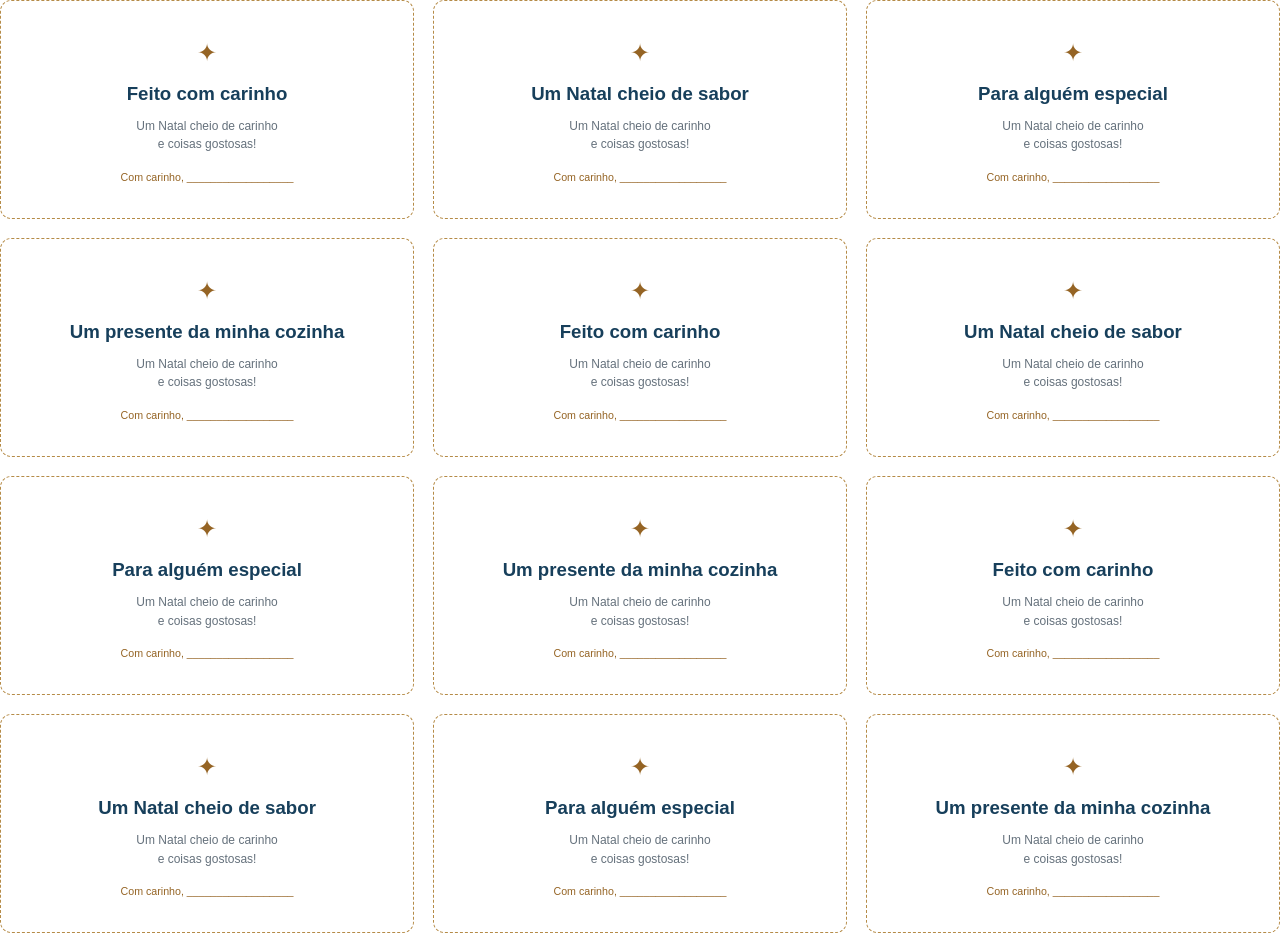
<file: app/downloads/tags-natal.html>
<!doctype html><html lang="pt-BR"><meta charset="utf-8"><title>Tags de Natal</title><style>@page{size:A4;margin:16mm 15mm 17mm}*{box-sizing:border-box}body{margin:0;color:#24313c;font-family:Arial,sans-serif;font-size:10pt;line-height:1.55}h1,h2,h3{color:#173f5b;line-height:1.25}h1{font-size:25pt;margin:0 0 6mm}h2{font-size:18pt;margin:0 0 5mm}h3{font-size:11pt;margin:4mm 0 2mm}.kicker{font-size:8pt;color:#956424;letter-spacing:1pt;font-weight:bold;margin:0 0 4mm}.cover{page-break-after:always;padding:15mm 2mm}.cover img{height:100mm;max-width:170mm;object-fit:contain;display:block;margin:4mm auto 8mm}.cover p{font-size:11pt;color:#65717c;line-height:1.8}.meta{display:flex;gap:7mm;border-bottom:1px solid #ddd;padding-bottom:4mm;margin-bottom:5mm;font-size:9pt;color:#65717c}.recipe{page-break-before:always}.ingredients{display:grid;grid-template-columns:1fr 1fr;column-gap:8mm}.group{break-inside:avoid}.ingredients ul{padding-left:4mm;margin:0}.ingredients li{font-size:9pt;margin:1mm 0}.steps{padding-left:5mm}.steps li{margin-bottom:3mm;break-inside:avoid;font-size:9pt}.steps strong{display:block;color:#173f5b}.note{font-size:8pt;background:#f8f3eb;padding:3mm 4mm;border-left:2px solid #b59052;margin:4mm 0;line-height:1.7;break-inside:avoid}.notes-list{padding-left:4mm;font-size:8pt;color:#65717c}.allergens{font-size:8pt;color:#80551b}.guide-section{break-inside:avoid;margin:7mm 0}.guide-section p,.guide-section li{font-size:10pt;line-height:1.8}.guide-image{max-width:100%;height:75mm;object-fit:cover;border-radius:3mm}.sources{font-size:8pt;line-height:1.9;overflow-wrap:anywhere}.tag-grid{display:grid;grid-template-columns:repeat(3,1fr);gap:5mm}.tag{height:58mm;border:1px dashed #b58b47;border-radius:3mm;padding:8mm 4mm;text-align:center;break-inside:avoid;display:flex;align-items:center;justify-content:center;flex-direction:column}.tag span{color:#956424;font-size:18pt}.tag h2{font-size:14pt;margin:3mm 0}.tag p{font-size:9pt;margin:0;color:#65717c}.tag small{font-size:8pt;margin-top:4mm;color:#956424}a{color:#173f5b}</style><body><div class="tag-grid"><article class="tag"><span>✦</span><h2>Feito com carinho</h2><p>Um Natal cheio de carinho<br>e coisas gostosas!</p><small>Com carinho, __________________</small></article><article class="tag"><span>✦</span><h2>Um Natal cheio de sabor</h2><p>Um Natal cheio de carinho<br>e coisas gostosas!</p><small>Com carinho, __________________</small></article><article class="tag"><span>✦</span><h2>Para alguém especial</h2><p>Um Natal cheio de carinho<br>e coisas gostosas!</p><small>Com carinho, __________________</small></article><article class="tag"><span>✦</span><h2>Um presente da minha cozinha</h2><p>Um Natal cheio de carinho<br>e coisas gostosas!</p><small>Com carinho, __________________</small></article><article class="tag"><span>✦</span><h2>Feito com carinho</h2><p>Um Natal cheio de carinho<br>e coisas gostosas!</p><small>Com carinho, __________________</small></article><article class="tag"><span>✦</span><h2>Um Natal cheio de sabor</h2><p>Um Natal cheio de carinho<br>e coisas gostosas!</p><small>Com carinho, __________________</small></article><article class="tag"><span>✦</span><h2>Para alguém especial</h2><p>Um Natal cheio de carinho<br>e coisas gostosas!</p><small>Com carinho, __________________</small></article><article class="tag"><span>✦</span><h2>Um presente da minha cozinha</h2><p>Um Natal cheio de carinho<br>e coisas gostosas!</p><small>Com carinho, __________________</small></article><article class="tag"><span>✦</span><h2>Feito com carinho</h2><p>Um Natal cheio de carinho<br>e coisas gostosas!</p><small>Com carinho, __________________</small></article><article class="tag"><span>✦</span><h2>Um Natal cheio de sabor</h2><p>Um Natal cheio de carinho<br>e coisas gostosas!</p><small>Com carinho, __________________</small></article><article class="tag"><span>✦</span><h2>Para alguém especial</h2><p>Um Natal cheio de carinho<br>e coisas gostosas!</p><small>Com carinho, __________________</small></article><article class="tag"><span>✦</span><h2>Um presente da minha cozinha</h2><p>Um Natal cheio de carinho<br>e coisas gostosas!</p><small>Com carinho, __________________</small></article></div></body></html>
</file>
<file: styles.css>
:root{--blue:#24506c;--button:#337fa3;--button-hover:#286a8a;--gold:#bd904c;--cream:#f8f3eb;--pale:#edf5f9;--ink:#272b30;--muted:#646b72;--line:#e5e8e9;--font:'Inter',Arial,sans-serif}*{box-sizing:border-box}html{scroll-behavior:smooth;scroll-padding-top:24px}body{margin:0;font-family:var(--font);color:var(--ink);background:#fff;font-size:14px;line-height:1.65}h1,h2,h3,h4,p,figure,ul{margin:0}a{color:inherit;text-decoration:none}button{font:inherit;cursor:pointer}img{display:block;width:100%;object-fit:cover}a:focus-visible,button:focus-visible,summary:focus-visible{outline:3px solid var(--gold);outline-offset:4px}svg{fill:none;stroke:currentColor;stroke-width:1.7;stroke-linecap:round;stroke-linejoin:round}.icon-definitions{position:absolute;width:0;height:0;overflow:hidden}.icon{width:19px;height:19px;flex-shrink:0}.container{width:min(900px,calc(100% - 40px));margin-inline:auto;text-align:center}.top-note{padding:8px 16px;background:var(--cream);color:var(--blue);font-size:9px;font-weight:650;letter-spacing:.16em;text-align:center}.hero{max-width:760px;padding-top:31px;padding-bottom:39px}h1{font-size:42px;font-weight:800;letter-spacing:-.045em;line-height:1.15;color:var(--ink);max-width:710px;margin:auto}h1>span{color:var(--blue)}h2{font-size:29px;font-weight:750;color:var(--blue);line-height:1.25;letter-spacing:-.035em}h3{font-size:15px;line-height:1.4;font-weight:700}.product-mockup{position:relative;width:490px;max-width:100%;height:356px;margin:25px auto 23px;isolation:isolate}.product-mockup:before{content:'';position:absolute;inset:9% -5% -2%;background:radial-gradient(ellipse,#e9d9c280,transparent 68%);z-index:-1}.ebook{position:absolute;top:0;left:50%;transform:translateX(-50%) rotate(-3deg);width:238px;height:339px;border-radius:3px 6px 6px 3px;background:var(--cream);border-left:8px solid #d6c5ac;box-shadow:6px 7px 0 #e3d7c7,7px 8px 0 #c6b99f,12px 17px 23px #2c2c2c2b;overflow:hidden;z-index:2;display:flex;flex-direction:column}.ebook-ribbon{background:var(--blue);color:white;font-size:7px;font-weight:650;letter-spacing:.11em;padding:9px 3px}.ebook-heading{display:flex;align-items:center;gap:10px;color:var(--blue);text-align:left;padding:14px 14px 11px}.ebook-heading>strong{font-size:66px;letter-spacing:-.075em;line-height:1;font-weight:800}.ebook-heading>span{font-size:10px;line-height:1.45;font-weight:750;letter-spacing:-.02em}.ebook-heading b{font-size:8px}.ebook>img{height:175px;object-position:center 53%;flex:1;min-height:0}.ebook-footer{color:var(--blue);font-size:8px;font-weight:800;padding:10px 4px 11px}.ebook-footer>span{display:block;font-size:7px;font-weight:450;color:var(--muted);margin-top:2px}.mockup-photo{position:absolute;width:176px;height:222px;top:83px;border:6px solid white;border-bottom-width:27px;border-radius:6px;box-shadow:0 8px 22px #36302424;overflow:hidden}.mockup-photo img{height:100%}.mockup-photo>span{position:absolute;bottom:-24px;font-size:8px;color:var(--blue);font-weight:650;left:0;right:0}.left-photo{left:0;transform:rotate(-11deg)}.left-photo img{object-position:37% center}.right-photo{right:0;transform:rotate(10deg)}.right-photo img{object-position:68% center}.mockup-badge{position:absolute;right:36px;top:27px;width:70px;height:70px;border-radius:50%;background:var(--gold);color:white;border:4px solid white;display:flex;align-items:center;justify-content:center;flex-direction:column;z-index:3;transform:rotate(9deg);box-shadow:0 3px 8px #00000017}.mockup-badge strong{font-size:27px;font-weight:800;line-height:1.1}.mockup-badge span{font-size:7px;letter-spacing:.05em;font-weight:650}.hero-description{font-size:14px;line-height:1.7;max-width:540px;margin:0 auto 14px;color:#535a62}.hero-description strong{font-weight:650;color:var(--ink)}.hero-benefits{padding:0;list-style:none;display:table;text-align:left;margin:0 auto 21px}.hero-benefits li{font-size:12px;line-height:1.8;display:flex;gap:7px;align-items:center;padding:2px 0}.hero-benefits .icon{color:var(--gold);width:15px;height:15px;stroke-width:2.4}.button{display:inline-flex;gap:13px;align-items:center;justify-content:center;min-height:49px;background:var(--button);color:white;border:1px solid var(--button);border-radius:28px;padding:14px 26px;font-size:12px;font-weight:750;line-height:1.4;text-align:center;box-shadow:0 4px 10px #337fa329;transition:background .18s,transform .18s}.button:hover{background:var(--button-hover);transform:translateY(-1px)}.button .icon{width:17px;height:17px}.microcopy{font-size:9px;color:var(--muted);margin-top:11px}.microcopy strong{font-weight:650}.section{padding:48px 0}.cream{background:var(--cream)}.blue-tint{background:var(--pale)}.section-intro{margin-bottom:26px}.section-intro p{font-size:12px;color:var(--muted);max-width:540px;margin:0 auto}.ornament{display:flex;gap:12px;justify-content:center;align-items:center;color:var(--gold);font-size:9px;line-height:1;margin:13px 0}.ornament span{font-size:14px}.gallery{width:min(1080px,calc(100% - 40px));margin:0 auto;display:grid;grid-template-columns:repeat(4,1fr);gap:15px}.gallery figure{background:white;border-radius:10px;padding:7px;box-shadow:0 3px 9px #3b2b1310}.gallery img{height:235px;border-radius:5px}.gallery figcaption{font-size:12px;text-align:center;color:var(--blue);font-weight:700;padding:9px 2px 3px}.image-note{text-align:center;color:#8a8076;font-size:8px;margin:14px 20px}.flavor-tags{display:flex;flex-wrap:wrap;justify-content:center;gap:7px;margin:17px 20px 0}.flavor-tags span{background:white;border:1px solid #e9e2d8;border-radius:20px;color:var(--blue);padding:5px 12px;font-size:9px;font-weight:600}.steps{display:grid;grid-template-columns:repeat(3,1fr);gap:13px;max-width:720px;margin:0 auto 25px}.steps>div{border:1px solid var(--line);border-radius:10px;padding:20px 15px 18px}.steps>div>span{display:flex;align-items:center;justify-content:center;background:#e5f0f6;color:var(--blue);border-radius:50%;width:27px;height:27px;font-size:11px;font-weight:700;margin:0 auto 9px}.steps h3{font-size:13px}.steps p{font-size:11px;line-height:1.6;color:var(--muted);margin-top:6px;max-width:180px;margin-inline:auto}.bonus-list{display:grid;grid-template-columns:repeat(3,1fr);gap:13px;text-align:left}.bonus-list article{background:white;border:1px solid #e1e8ec;border-radius:10px;padding:19px 16px;display:flex;gap:12px}.bonus-icon{width:36px;height:36px;flex-shrink:0;background:var(--cream);border-radius:8px;color:var(--gold);display:flex;align-items:center;justify-content:center;font-weight:800;font-size:15px}.bonus-icon .icon{width:23px;height:23px}.message-icon{font-size:36px;line-height:1;padding-top:10px}.bonus-list article>div>span{font-size:8px;letter-spacing:.07em;color:var(--gold);font-weight:750}.bonus-list h3{font-size:12px;margin:3px 0 6px;color:var(--blue)}.bonus-list p{font-size:10px;line-height:1.7;color:var(--muted)}.offer-tag{display:inline-block;font-size:9px;font-weight:750;letter-spacing:.07em;color:#956521;background:#faf2e4;padding:5px 12px;border-radius:20px;margin-bottom:13px}.offers{padding-top:47px;padding-bottom:45px}.pricing-grid{display:grid;grid-template-columns:1fr 1fr;gap:23px;max-width:750px;margin:40px auto 0;text-align:left;align-items:stretch}.price-card{position:relative;border:1px solid var(--line);border-radius:13px;padding:18px;display:flex;flex-direction:column;background:white;overflow:visible}.plan-picture{height:205px;background:var(--cream);border-radius:7px;position:relative;overflow:hidden;margin-bottom:20px}.plan-picture>img{height:100%}.plan-picture>span{position:absolute;bottom:10px;left:50%;transform:translateX(-50%);white-space:nowrap;background:#fffffff2;padding:5px 11px;border-radius:4px;font-size:9px;color:var(--blue);font-weight:800}.price-card>h3{text-align:center;color:var(--blue);font-size:15px;letter-spacing:-.02em;margin-bottom:20px}.plan-content{padding:0 3px}h4{font-size:9px;line-height:1.5;font-weight:750;letter-spacing:.025em;margin-bottom:11px}.check-list{padding:0;list-style:none}.check-list li{position:relative;padding-left:17px;font-size:11px;margin:8px 0;line-height:1.7}.check-list li:before{content:'✓';position:absolute;left:0;color:var(--gold);font-weight:750}.check-list strong{font-weight:700}.not-included{margin:21px 0;color:#8b8e92}.not-included h4{font-size:8px;font-weight:600;margin-bottom:9px}.not-included p{font-size:10px;padding:4px 0 4px 16px;position:relative}.not-included p:before{content:'×';position:absolute;left:1px;color:#a5a8ad}.included-bonuses{background:var(--cream);border:1px solid #e4c89b;border-radius:7px;padding:13px 12px;margin:19px 0 17px}.included-bonuses h4{color:#916021;font-size:8px;margin-bottom:8px}.included-bonuses p{font-size:10px;margin:6px 0;padding-left:16px;position:relative}.included-bonuses p:before{content:'✓';position:absolute;left:0;color:#b18037;font-weight:700}.purchase{text-align:center;margin-top:auto;padding-top:15px}.price{font-size:48px;color:var(--blue);font-weight:800;letter-spacing:-.065em;line-height:1.1}.price>span{font-size:18px;letter-spacing:-.025em;margin-right:3px}.price small{font-size:29px;letter-spacing:-.04em}.purchase>p{font-size:9px;color:var(--muted);margin:6px 0 17px}.purchase .button{width:100%;font-size:10px;gap:9px;padding:13px 10px;min-height:47px}.button-outline{background:white;color:var(--blue);border:1px solid #acc8d7;box-shadow:none}.button-outline:hover{background:var(--pale)}.plan-guarantee{font-size:8px;color:var(--muted);display:flex;align-items:center;justify-content:center;gap:5px;margin-top:10px}.plan-guarantee .icon{width:12px;height:12px}.featured{border:2px solid var(--gold);box-shadow:0 5px 20px #795a2110}.recommended{position:absolute;top:-12px;left:50%;transform:translateX(-50%);color:white;background:var(--gold);border-radius:20px;padding:5px 13px;white-space:nowrap;font-size:8px;font-weight:750;letter-spacing:.03em;z-index:1}.upgrade{font-size:7px;font-weight:750;color:var(--blue);background:var(--pale);border-radius:6px;padding:10px 7px;margin-bottom:13px}.guarantee{padding:28px 0}.guarantee-inner{display:flex;align-items:center;justify-content:center;gap:21px;text-align:left;max-width:710px}.guarantee-seal{width:73px;height:80px;border:2px solid #ddbd86;border-radius:50%;background:white;display:flex;justify-content:center;align-items:center;flex-direction:column;flex-shrink:0;outline:1px solid #e6d1af;outline-offset:4px;color:var(--blue)}.guarantee-seal strong{font-size:32px;line-height:1;font-weight:800}.guarantee-seal span{font-size:8px;letter-spacing:.12em;margin-top:4px;color:#99703a}.guarantee h2{font-size:17px;line-height:1.4;letter-spacing:-.025em}.guarantee p{font-size:11px;line-height:1.7;color:var(--muted);margin-top:7px}.faq-list{max-width:690px;margin:auto;text-align:left;display:grid;gap:9px}details{background:white;border:1px solid #e4edf2;border-radius:8px;padding:15px 17px}summary{font-size:12px;font-weight:600;display:flex;align-items:center;justify-content:space-between;gap:15px;cursor:pointer;list-style:none}summary::-webkit-details-marker{display:none}summary>span:after{content:'+';color:var(--button);font-size:19px;font-weight:400}details[open] summary>span:after{content:'−'}details p{font-size:11px;line-height:1.8;color:var(--muted);padding-top:11px;padding-right:15px}.final-cta>p:not(.microcopy){font-size:12px;color:var(--muted);margin:16px 0 21px}.final-cta .microcopy{font-size:9px}footer{text-align:center;padding:23px 20px;background:var(--cream);font-size:9px;color:#7b736a}footer p{font-size:8px;margin-top:5px}dialog{border:1px solid var(--line);background:white;color:var(--ink);padding:36px 28px 28px;border-radius:13px;width:min(440px,calc(100% - 32px));max-width:440px}dialog::backdrop{background:#17334599;backdrop-filter:blur(4px)}.dialog-close{position:absolute;top:8px;right:13px;border:0;background:transparent;color:var(--muted);font-size:27px}dialog h2{font-size:26px;margin-bottom:14px}dialog p{font-size:12px;color:var(--muted)}#dialog-price{font-size:34px;font-weight:800;letter-spacing:-.04em;color:var(--blue);margin:17px 0}.dialog-notice{padding:13px;background:var(--cream);border-radius:6px}.dialog-return{width:100%;margin-top:21px;font-size:11px}
@media(max-width:760px){.hero{padding-top:26px;padding-bottom:32px;max-width:580px}h1{font-size:34px;max-width:570px}.product-mockup{height:334px;width:440px;margin-top:23px;margin-bottom:20px}.ebook{width:224px;height:317px}.ebook-heading>strong{font-size:59px}.ebook-heading{padding:13px 12px 10px}.ebook>img{height:155px}.mockup-photo{width:158px;height:206px;top:77px}.mockup-badge{right:22px;top:26px}.hero-description{font-size:13px;max-width:490px}.gallery{grid-template-columns:repeat(2,1fr);max-width:620px;gap:13px}.gallery img{height:260px}.bonus-list{grid-template-columns:1fr;max-width:570px;margin:auto;gap:10px}.bonus-list article{padding:17px 19px;gap:14px}.bonus-list h3{font-size:14px}.bonus-list p{font-size:11px}.bonus-icon{width:41px;height:43px}.bonus-list article>div>span{font-size:9px}.pricing-grid{gap:16px}.price-card{padding:13px}.plan-picture{height:175px}.purchase .button{font-size:9px}.check-list li{font-size:10px}.guarantee h2{font-size:16px}.section{padding:38px 0}h2{font-size:26px}.section-intro p{font-size:12px}.steps{gap:10px}.steps>div{padding-inline:10px}}
@media(max-width:480px){.container{width:calc(100% - 32px)}.top-note{font-size:7px;letter-spacing:.1em;padding:8px 10px}.hero{padding-top:23px;padding-bottom:29px}h1{font-size:29px;line-height:1.17;letter-spacing:-.045em;max-width:370px}.desktop-break{display:none}.product-mockup{width:345px;height:310px;margin-top:21px;margin-bottom:17px}.ebook{width:201px;height:291px;border-left-width:6px}.ebook-ribbon{font-size:6px;padding:8px 2px}.ebook-heading{padding:12px 10px 10px;gap:8px}.ebook-heading>strong{font-size:55px}.ebook-heading>span{font-size:8px}.ebook-heading b{font-size:7px}.ebook>img{height:152px}.ebook-footer{font-size:7px;padding:9px 3px}.ebook-footer>span{font-size:6px}.mockup-photo{width:121px;height:170px;top:91px;border-width:4px;border-bottom-width:23px}.mockup-photo>span{font-size:7px;bottom:-20px}.left-photo{left:4px;transform:rotate(-11deg)}.right-photo{right:4px;transform:rotate(10deg)}.mockup-badge{width:61px;height:61px;right:9px;top:31px;border-width:3px}.mockup-badge strong{font-size:24px}.mockup-badge span{font-size:6px}.hero-description{font-size:12px;line-height:1.75;max-width:340px;margin-bottom:12px}.hero-benefits{margin-bottom:18px}.hero-benefits li{font-size:10px;gap:6px;padding:1px 0}.hero-benefits .icon{width:13px;height:13px}.button{font-size:10px;padding:14px 18px;min-height:48px;gap:10px;max-width:100%}.hero-button{width:100%;max-width:350px}.microcopy{font-size:8px;margin-top:10px;letter-spacing:-.015em}h2{font-size:24px;line-height:1.3;letter-spacing:-.035em}.section{padding:33px 0}.section-intro{margin-bottom:22px}.section-intro p{font-size:11px;line-height:1.8;max-width:335px}.ornament{margin:11px 0}.gallery{width:calc(100% - 28px);gap:10px}.gallery figure{padding:5px;border-radius:8px}.gallery img{height:190px;border-radius:4px}.gallery figcaption{font-size:10px;padding:8px 1px 4px}.image-note{font-size:7px;line-height:1.6;margin:11px 16px}.flavor-tags{gap:5px;margin-top:13px}.flavor-tags span{font-size:8px;padding:4px 9px}.steps{grid-template-columns:1fr;gap:9px;margin-bottom:21px;text-align:left}.steps>div{display:grid;grid-template-columns:29px 1fr;column-gap:12px;padding:13px 15px;align-items:center}.steps>div>span{grid-row:1/3;width:26px;height:26px;margin:0}.steps h3{font-size:12px}.steps p{font-size:10px;margin:2px 0 0;max-width:none}.bonus-list article{padding:15px 14px}.bonus-list h3{font-size:13px}.bonus-list p{font-size:11px;line-height:1.6}.bonus-list article>div>span{font-size:8px}.bonus-icon{width:36px;height:41px}.pricing-grid{grid-template-columns:1fr;gap:33px;max-width:355px;margin-top:31px}.price-card{padding:17px}.plan-picture{height:204px;margin-bottom:18px}.plan-picture>span{font-size:9px}.price-card>h3{font-size:16px;margin-bottom:18px}.plan-content{padding:0 4px}.check-list li{font-size:11px;margin:7px 0}h4{font-size:9px}.not-included{margin-block:18px}.not-included h4{font-size:8px}.not-included p{font-size:10px}.price{font-size:48px}.purchase .button{font-size:10px;min-height:48px}.purchase>p{font-size:9px}.plan-guarantee{font-size:8px}.included-bonuses p{font-size:11px}.included-bonuses h4{font-size:8px}.recommended{font-size:8px}.upgrade{font-size:7px}.guarantee{padding:26px 0}.guarantee-inner{gap:15px;width:calc(100% - 40px)}.guarantee-seal{width:58px;height:65px;border-width:1px}.guarantee-seal strong{font-size:29px}.guarantee-seal span{font-size:7px}.guarantee h2{font-size:14px;line-height:1.45}.guarantee p{font-size:10px;line-height:1.7;margin-top:6px}.faq-list{gap:8px}details{padding:13px 14px}summary{font-size:11px;line-height:1.6}details p{font-size:10px}.final-cta>p:not(.microcopy){font-size:11px;margin:13px 0 20px}.final-cta .microcopy{font-size:8px}.final-cta>.button{width:100%;max-width:350px}footer{font-size:8px;padding:20px 16px}footer p{font-size:7px}}
@media(max-width:350px){h1{font-size:26px}.product-mockup{width:100%;height:291px}.ebook{width:183px;height:274px}.ebook-heading>strong{font-size:48px}.ebook-heading>span{font-size:7px}.ebook-heading b{font-size:6px}.mockup-photo{width:105px;height:155px}.mockup-badge{right:0;top:27px;width:54px;height:54px}.gallery img{height:160px}.hero-benefits li{font-size:9px}.microcopy{font-size:7px}.button{font-size:9px}.plan-picture{height:180px}}@media(prefers-reduced-motion:reduce){html{scroll-behavior:auto}*,*:before,*:after{transition:none!important;animation:none!important}}
/* Imagens originais e oferta com informações de uso. */
.hero{max-width:820px;padding-top:27px}.hero-kicker{display:inline-block;font-size:9px;font-weight:750;letter-spacing:.08em;color:#8d642a;background:#fbf3e6;border:1px solid #efe1c8;border-radius:20px;padding:5px 12px;margin-bottom:14px}h1{font-size:40px;max-width:760px}.hero-lead{font-size:14px;line-height:1.8;color:var(--muted);max-width:590px;margin:17px auto 0}.hero-lead strong{color:var(--ink);font-weight:650}.product-mockup{width:min(650px,100%);height:auto;margin:9px auto 2px;isolation:auto}.product-mockup:before{display:none}.generated-mockup{width:100%;height:auto;max-height:405px;object-fit:contain;aspect-ratio:3/2}.hero-benefits{margin-top:4px;margin-bottom:20px}.hero-benefits li{font-size:12px}.hero .button{font-size:12px}.section-label{display:block;color:#9a7036;letter-spacing:.085em;font-size:9px;font-weight:750;margin-bottom:10px}.section-intro p{font-size:13px;line-height:1.8;margin-top:13px}.gallery{grid-template-columns:repeat(3,1fr);gap:18px}.gallery figure{padding:8px 8px 14px}.gallery img{height:auto;aspect-ratio:1;border-radius:6px}.gallery figcaption{padding:14px 3px 0;line-height:1.65}.gallery figcaption strong{display:block;font-size:14px;color:var(--blue)}.gallery figcaption span{display:block;font-size:11px;font-weight:450;color:var(--muted);margin-top:4px}.image-note{font-size:9px;margin-bottom:0}.recipe-details{display:grid;grid-template-columns:repeat(4,1fr);text-align:left;gap:15px}.recipe-details article{background:#fff;border:1px solid var(--line);border-radius:10px;padding:21px 17px}.recipe-details article>span{display:inline-block;background:var(--pale);border-radius:6px;padding:3px 7px;font-size:10px;font-weight:750;color:var(--blue);margin-bottom:12px}.recipe-details h3{font-size:13px;color:var(--ink);margin-bottom:7px}.recipe-details p{font-size:11px;line-height:1.8;color:var(--muted)}.recipe-footer{display:flex;align-items:center;justify-content:center;gap:11px;border-radius:8px;background:var(--cream);padding:14px 20px;margin:20px auto 0;text-align:left}.recipe-footer .icon{color:#a57a38}.recipe-footer p{font-size:11px;color:var(--muted)}.recipe-footer strong{font-weight:650;color:var(--ink)}.bonus-list{grid-template-columns:repeat(2,1fr);max-width:850px;gap:14px}.bonus-list article{padding:21px 19px}.bonus-list article:last-child{grid-column:1/-1;max-width:420px;width:100%;justify-self:center}.bonus-list h3{font-size:14px;margin:4px 0 8px}.bonus-list p{font-size:12px;line-height:1.75}.bonus-list article>div>span{font-size:9px}.bonus-icon{width:40px;height:42px}.pricing-grid{max-width:850px;gap:26px}.price-card{padding:20px}.plan-picture{height:230px}.complete-picture{background:var(--cream)}.complete-picture img{object-fit:contain}.plan-heading{text-align:center;padding:0 4px 22px;margin-bottom:21px;border-bottom:1px solid var(--line)}.plan-heading h3{font-size:22px;color:var(--blue);letter-spacing:-.03em}.plan-heading p{font-size:12px;line-height:1.7;color:var(--muted);margin-top:9px}.check-list li{font-size:12px;line-height:1.8;margin:9px 0}.plan-content h4{font-size:10px;margin-bottom:12px}.not-included h4{font-size:9px;margin-bottom:8px}.not-included p{font-size:11px;line-height:1.8;padding-left:0}.not-included p:before{display:none}.included-bonuses{padding:16px 15px;margin:24px 0 22px}.included-bonuses h4{font-size:9px}.included-bonuses p{font-size:12px;margin:13px 0;line-height:1.5}.included-bonuses p:last-child{margin-bottom:0}.included-bonuses p>strong{display:block;font-weight:650}.included-bonuses p>span{display:block;font-size:11px;color:var(--muted);margin-top:3px}.upgrade{font-size:8px;padding:12px 5px;margin-bottom:18px}.purchase .button{font-size:10px;min-height:51px}.purchase>p{font-size:10px;margin-bottom:18px}.plan-guarantee{font-size:9px}.offer-summary{display:flex;align-items:center;justify-content:center;gap:6px;margin:24px auto 0;color:var(--muted);font-size:10px}.offer-summary .icon{color:var(--gold);width:14px;height:14px}.guarantee p{font-size:12px}.faq summary{font-size:13px}.faq details p{font-size:12px}.final-cta>p:not(.microcopy){max-width:550px;margin-inline:auto;font-size:13px}
@media(max-width:760px){.hero{max-width:620px}.hero-lead{max-width:500px}h1{font-size:34px}.recipe-details{grid-template-columns:repeat(2,1fr)}.gallery{max-width:700px;gap:12px}.gallery figcaption strong{font-size:12px}.gallery figcaption span{font-size:10px}.bonus-list{grid-template-columns:1fr;max-width:570px}.bonus-list article:last-child{grid-column:auto;max-width:none}.pricing-grid{max-width:650px;gap:17px}.price-card{padding:15px}.plan-picture{height:190px}.plan-heading h3{font-size:20px}.check-list li{font-size:11px}.plan-content h4{font-size:9px}.purchase .button{font-size:9px;padding-inline:8px}.purchase>p{font-size:9px}.included-bonuses{padding:13px 11px}.included-bonuses p{font-size:11px}.included-bonuses p>span{font-size:10px}.not-included h4{font-size:8px}.upgrade{font-size:7px}}
@media(max-width:480px){.hero{padding-top:21px}.hero-kicker{font-size:8px;margin-bottom:12px;padding:4px 10px}.hero h1{font-size:29px;line-height:1.18}.hero-lead{font-size:12px;line-height:1.8;margin-top:13px;max-width:345px}.product-mockup{margin-top:8px;margin-bottom:7px;width:100%}.generated-mockup{aspect-ratio:3/2;max-height:none}.hero-benefits{margin-bottom:19px}.hero-benefits li{font-size:10px;line-height:1.8;padding:1px 0}.hero .button{font-size:10px}.hero .microcopy{font-size:8px}.section-label{font-size:8px;line-height:1.7;max-width:320px;margin-inline:auto}.section-intro p{font-size:12px;margin-top:12px;line-height:1.8}.gallery{width:calc(100% - 32px);grid-template-columns:1fr;gap:19px;max-width:430px}.gallery figure{padding:7px 7px 15px}.gallery img{aspect-ratio:1;height:auto}.gallery figcaption{padding-top:12px}.gallery figcaption strong{font-size:15px}.gallery figcaption span{font-size:12px}.image-note{font-size:8px;max-width:340px;margin-inline:auto;padding-inline:10px}.recipe-details{gap:10px}.recipe-details article{padding:16px 13px}.recipe-details h3{font-size:12px;line-height:1.55}.recipe-details p{font-size:11px;line-height:1.75}.recipe-details article>span{font-size:9px;margin-bottom:9px}.recipe-footer{padding:14px;gap:10px}.recipe-footer p{font-size:11px;line-height:1.75}.bonus-list article{padding:18px 16px;gap:12px}.bonus-list p{font-size:12px}.bonus-list h3{font-size:14px}.bonus-list article>div>span{font-size:8px}.bonus-icon{width:36px;height:39px}.pricing-grid{max-width:365px;gap:35px}.price-card{padding:18px}.plan-picture{height:220px}.plan-heading{padding-bottom:19px;margin-bottom:19px}.plan-heading h3{font-size:23px}.plan-heading p{font-size:12px}.check-list li{font-size:12px;line-height:1.85;margin:10px 0}.plan-content h4{font-size:10px}.not-included h4{font-size:8px;line-height:1.7}.not-included p{font-size:11px;line-height:1.8}.included-bonuses{padding:16px 13px}.included-bonuses h4{font-size:9px}.included-bonuses p{font-size:12px;margin:14px 0}.included-bonuses p>span{font-size:11px}.purchase .button{font-size:10px;min-height:51px}.purchase>p{font-size:9px}.upgrade{font-size:7px;line-height:1.7;padding-inline:7px}.plan-guarantee{font-size:9px}.offer-summary{font-size:9px;line-height:1.8;max-width:290px;align-items:flex-start}.offer-summary .icon{margin-top:2px}.guarantee p{font-size:11px}.faq summary{font-size:12px}.faq details p{font-size:11px}.final-cta>p:not(.microcopy){font-size:12px;line-height:1.8}}
@media(max-width:350px){.hero h1{font-size:26px}.hero-benefits li{font-size:9px}.hero .microcopy{font-size:7px}.hero .button{font-size:9px}.plan-picture{height:185px}.purchase .button{font-size:9px}.recipe-details h3{font-size:11px}.recipe-details p{font-size:10px}}
/* Dobras adaptadas da referência indicada pelo usuário. */
.materials-grid{display:grid;grid-template-columns:repeat(5,1fr);gap:12px;text-align:center}.materials-grid article{padding:21px 12px 18px;border:1px solid var(--line);border-radius:11px;background:#fff}.materials-grid article>span{display:flex;align-items:center;justify-content:center;width:36px;height:36px;margin:0 auto 12px;font-size:25px;font-weight:500;color:var(--blue)}.materials-grid h3{font-size:12px;margin-bottom:7px}.materials-grid p{font-size:11px;color:var(--muted);line-height:1.7}.section-bottom-note{font-size:12px;color:var(--muted);margin:23px auto 21px}.audience-grid{display:grid;grid-template-columns:repeat(3,1fr);gap:13px;text-align:left}.audience-grid article{display:flex;align-items:flex-start;gap:9px;border:1px solid #e0e8ed;background:white;border-radius:10px;padding:19px 15px}.audience-grid article>span{color:var(--gold);font-weight:750;font-size:15px;line-height:1.5}.audience-grid h3{font-size:12px;line-height:1.6;margin-bottom:6px}.audience-grid p{font-size:11px;line-height:1.8;color:var(--muted)}.preparation-steps,.delivery-steps{list-style:none;margin:0;padding:0;display:grid;gap:12px;grid-template-columns:repeat(5,1fr)}.preparation-steps li,.delivery-steps li{border:1px solid var(--line);border-radius:10px;padding:20px 12px 18px;background:#fff}.preparation-steps li>span,.delivery-steps li>span{display:flex;align-items:center;justify-content:center;background:#e5f0f6;color:var(--blue);border-radius:50%;width:29px;height:29px;font-size:11px;font-weight:750;margin:0 auto 10px}.preparation-steps h3,.delivery-steps h3{font-size:12px;line-height:1.5;margin-bottom:6px}.preparation-steps p,.delivery-steps p{font-size:11px;line-height:1.7;color:var(--muted)}.process-strip{display:inline-flex;align-items:center;justify-content:center;flex-wrap:wrap;gap:10px;background:var(--cream);border:1px solid #e9dfd0;padding:10px 22px;border-radius:30px;font-size:9px;font-weight:750;letter-spacing:.025em;color:var(--blue);margin-top:23px}.process-strip>span{color:var(--gold)}.collection-card{background:white;border:1px solid #e8e3db;border-radius:14px;padding:24px 30px;max-width:650px;margin:auto}.collection-visual{background:#fbf9f5;border-radius:9px;padding:10px 12px;margin-bottom:22px}.collection-visual img{height:auto;width:100%;max-height:340px;object-fit:contain}.collection-card>h3{font-size:18px;line-height:1.45;color:var(--blue);letter-spacing:-.025em}.collection-description{font-size:12px;color:var(--muted);max-width:440px;line-height:1.8;margin:10px auto 22px}.collection-checks{list-style:none;text-align:left;display:grid;grid-template-columns:1fr 1fr;column-gap:25px;row-gap:10px;padding:0}.collection-checks li{font-size:11px;line-height:1.75;position:relative;padding-left:17px}.collection-checks li:before{content:'✓';color:var(--gold);font-weight:750;position:absolute;left:0;top:0}.collection-note{border-top:1px solid var(--line);padding-top:17px;margin-top:22px;display:flex;align-items:center;justify-content:center;gap:7px;font-size:9px;color:var(--muted);line-height:1.8}.collection-note .icon{height:15px;width:15px;color:var(--gold)}.flavor-grid{display:grid;grid-template-columns:repeat(3,1fr);gap:12px;max-width:760px;margin:auto}.flavor-grid article{border:1px solid var(--line);border-radius:10px;background:#fff;padding:18px 14px}.flavor-grid article>span{display:block;font-size:8px;color:var(--gold);font-weight:750;letter-spacing:.08em;margin-bottom:5px}.flavor-grid h3{font-size:13px;line-height:1.5;color:var(--blue)}.delivery-steps{grid-template-columns:repeat(4,1fr);max-width:800px;margin:auto}.delivery-note{font-size:10px;line-height:1.8;color:var(--muted);margin-top:23px}.delivery-note strong{color:var(--blue);font-weight:650}
@media(max-width:760px){.materials-grid{gap:9px}.materials-grid article{padding:17px 9px 15px}.materials-grid h3{font-size:11px}.materials-grid p{font-size:10px}.audience-grid{grid-template-columns:repeat(2,1fr)}.preparation-steps{gap:9px}.preparation-steps li{padding:17px 9px}.preparation-steps h3{font-size:11px}.preparation-steps p{font-size:10px}.delivery-steps{gap:9px}.delivery-steps li{padding:18px 9px}.delivery-steps h3{font-size:11px}.delivery-steps p{font-size:10px}.collection-card{padding:21px 23px}.collection-card>h3{font-size:17px}}
@media(max-width:480px){.materials-grid{grid-template-columns:repeat(2,1fr);gap:10px}.materials-grid article{padding:18px 14px}.materials-grid article:last-child{grid-column:1/-1;width:calc(50% - 5px);justify-self:center}.materials-grid article>span{font-size:26px;margin-bottom:10px}.materials-grid h3{font-size:12px}.materials-grid p{font-size:11px}.section-bottom-note{font-size:11px;line-height:1.8;margin:18px auto 20px;max-width:300px}.audience-grid{grid-template-columns:1fr;gap:10px}.audience-grid article{padding:16px 15px;gap:10px}.audience-grid h3{font-size:12px;margin-bottom:5px}.audience-grid p{font-size:11px}.preparation-steps,.delivery-steps{grid-template-columns:1fr;gap:9px;text-align:left}.preparation-steps li,.delivery-steps li{display:grid;grid-template-columns:30px 1fr;align-items:center;column-gap:12px;padding:14px 15px}.preparation-steps li>span,.delivery-steps li>span{grid-row:1/3;margin:0;width:27px;height:27px;font-size:10px}.preparation-steps h3,.delivery-steps h3{font-size:12px;margin-bottom:3px}.preparation-steps p,.delivery-steps p{font-size:11px;line-height:1.7}.process-strip{border-radius:8px;padding:12px 10px;gap:5px;font-size:7px;letter-spacing:0;line-height:1.8;margin-top:18px}.collection-card{padding:15px 16px 20px;border-radius:11px}.collection-visual{padding:8px 2px;margin-bottom:18px}.collection-card>h3{font-size:17px;line-height:1.5}.collection-description{font-size:11px;line-height:1.8;margin:9px auto 18px}.collection-checks{grid-template-columns:1fr;row-gap:8px;padding-inline:2px}.collection-checks li{font-size:11px}.collection-note{font-size:8px;align-items:flex-start;text-align:left;gap:7px;margin-top:18px;padding-top:14px}.collection-note .icon{margin-top:2px;flex-shrink:0}.flavor-grid{grid-template-columns:repeat(2,1fr);gap:10px}.flavor-grid article{padding:16px 10px}.flavor-grid article>span{font-size:7px;letter-spacing:.06em;margin-bottom:5px}.flavor-grid h3{font-size:12px}.delivery-note{font-size:10px;line-height:1.8;margin:18px 7px 0}}
@media(max-width:350px){.materials-grid h3{font-size:11px}.materials-grid p{font-size:10px}.process-strip{font-size:6px;gap:4px;padding-inline:8px}.flavor-grid h3{font-size:11px}}

.materials-grid .material-icon{width:30px;height:30px;stroke-width:1.35}

/* Contraste e escala de leitura. */
:root {
  --blue: #173f5b;
  --button: #206d91;
  --button-hover: #175574;
  --gold: #94641f;
  --ink: #20262d;
  --muted: #4c5661;
  --line: #dce2e6;
}

body { font-size: 15px; }
h1 { font-size: 41px; }
h2 { font-size: 30px; }
.hero-lead { font-size: 15px; }
.hero-lead strong { color: var(--blue); font-weight: 750; }
.hero-kicker, .section-label { color: #80551b; font-size: 10px; }
.hero .headline-key { color: #8b5b19; }
.hero-benefits li { font-size: 13px; }
.hero .button, .button { font-size: 13px; font-weight: 750; }
.button { box-shadow: 0 4px 12px #173f5b22; }
.button-outline { box-shadow: none; border-color: #7398ae; }
.hero .microcopy, .microcopy, .final-cta .microcopy { font-size: 10px; }
.top-note { font-size: 10px; color: var(--blue); }
.section-intro p { font-size: 14px; }
.section-intro p strong { color: var(--blue); font-weight: 750; }
.gallery figcaption strong { font-size: 15px; }
.gallery figcaption span { font-size: 12px; }
.image-note { color: #625d55; font-size: 10px; }
.materials-grid h3, .audience-grid h3,
.preparation-steps h3, .delivery-steps h3 { font-size: 13px; }
.materials-grid p, .audience-grid p,
.preparation-steps p, .delivery-steps p { font-size: 12px; }
.section-bottom-note { font-size: 13px; }
.process-strip { font-size: 10px; }
.collection-card > h3 { font-size: 19px; }
.collection-description, .collection-checks li { font-size: 13px; }
.collection-note { font-size: 10px; }
.flavor-grid h3 { font-size: 14px; }
.flavor-grid article > span { font-size: 9px; }
.bonus-list h3 { font-size: 15px; }
.bonus-list p { font-size: 13px; }
.bonus-list article > div > span { font-size: 10px; }
.offer-tag { color: #80551b; font-size: 10px; }
.plan-heading h3 { font-size: 24px; }
.plan-heading p, .check-list li { font-size: 13px; }
.plan-content h4 { font-size: 11px; color: var(--blue); }
.not-included { color: #606873; }
.not-included h4 { font-size: 10px; color: #606873; }
.not-included p { font-size: 12px; }
.included-bonuses { background: #fbf3e5; border-color: #c6a46f; }
.included-bonuses h4 { color: #80551b; font-size: 10px; }
.included-bonuses p { font-size: 13px; }
.included-bonuses p > span { font-size: 12px; }
.included-bonuses p > strong { color: var(--blue); }
.recommended {
  font-size: 9px;
  max-width: calc(100% - 20px);
  white-space: normal;
  text-align: center;
  line-height: 1.5;
}
.upgrade { font-size: 9px; }
.price { font-size: 50px; color: #123e5c; }
.purchase > p { font-size: 11px; }
.purchase .button { font-size: 11px; }
.plan-guarantee, .offer-summary, .delivery-note { font-size: 11px; }
.guarantee h2 { font-size: 18px; }
.guarantee p { font-size: 13px; }
.faq summary { font-size: 14px; }
.faq details p { font-size: 13px; }
.final-cta > p:not(.microcopy) { font-size: 14px; }
footer { font-size: 10px; color: #5e574f; }
footer p { font-size: 9px; }

@media (max-width: 760px) {
  h1 { font-size: 35px; }
  h2 { font-size: 27px; }
  .plan-heading h3 { font-size: 22px; }
  .plan-heading p, .check-list li { font-size: 12px; }
  .plan-content h4, .included-bonuses h4 { font-size: 10px; }
  .not-included h4 { font-size: 9px; }
  .included-bonuses p { font-size: 12px; }
  .included-bonuses p > span { font-size: 11px; }
  .purchase .button { font-size: 10px; }
  .upgrade { font-size: 8px; }
  .gallery figcaption strong { font-size: 13px; }
  .gallery figcaption span { font-size: 11px; }
}

@media (max-width: 640px) {
  .pricing-grid { grid-template-columns: 1fr; max-width: 410px; gap: 36px; }
  .price-card { padding: 20px; }
  .plan-heading h3 { font-size: 24px; }
  .plan-heading p, .check-list li { font-size: 13px; }
  .purchase .button { font-size: 11px; }
}

@media (max-width: 480px) {
  .hero h1 { font-size: 30px; }
  h2 { font-size: 25px; }
  .hero-lead { font-size: 13px; }
  .hero-benefits li { font-size: 11px; }
  .hero .button, .button { font-size: 11px; }
  .hero .microcopy, .microcopy, .final-cta .microcopy { font-size: 9px; }
  .hero-kicker, .section-label, .top-note { font-size: 9px; }
  .top-note { letter-spacing: .06em; }
  .section-intro p { font-size: 13px; }
  .gallery figcaption strong { font-size: 16px; }
  .gallery figcaption span { font-size: 13px; }
  .image-note { font-size: 9px; }
  .materials-grid h3, .audience-grid h3,
  .preparation-steps h3, .delivery-steps h3 { font-size: 13px; }
  .materials-grid p, .audience-grid p,
  .preparation-steps p, .delivery-steps p { font-size: 12px; }
  .section-bottom-note { font-size: 12px; }
  .process-strip { font-size: 8px; gap: 5px; }
  .collection-card > h3 { font-size: 18px; }
  .collection-description, .collection-checks li { font-size: 12px; }
  .collection-note { font-size: 9px; }
  .flavor-grid h3 { font-size: 13px; }
  .flavor-grid article > span { font-size: 8px; }
  .bonus-list h3 { font-size: 15px; }
  .bonus-list p { font-size: 13px; }
  .bonus-list article > div > span { font-size: 9px; }
  .pricing-grid { max-width: 380px; }
  .price-card { padding: 18px; }
  .plan-content h4 { font-size: 11px; }
  .not-included h4 { font-size: 9px; }
  .not-included p { font-size: 12px; }
  .included-bonuses h4 { font-size: 10px; }
  .included-bonuses p { font-size: 13px; }
  .included-bonuses p > span { font-size: 12px; }
  .purchase > p, .plan-guarantee { font-size: 10px; }
  .upgrade { font-size: 8px; }
  .offer-summary, .delivery-note { font-size: 11px; }
  .guarantee h2 { font-size: 15px; }
  .guarantee p { font-size: 12px; }
  .faq summary { font-size: 13px; }
  .faq details p { font-size: 12px; }
  .final-cta > p:not(.microcopy) { font-size: 13px; }
  footer { font-size: 9px; }
  footer p { font-size: 8px; }
}

@media (max-width: 350px) {
  .hero h1 { font-size: 27px; }
  .hero-benefits li { font-size: 10px; }
  .hero .button, .purchase .button { font-size: 10px; }
  .hero .microcopy, .final-cta .microcopy { font-size: 8px; }
  .hero-kicker, .section-label, .top-note { font-size: 8px; }
  .process-strip { font-size: 7px; }
  .recommended { font-size: 8px; }
}

/* Cada bônus tem sua própria imagem de demonstração. */
.bonus-with-photos { gap: 22px; }
.bonus-with-photos article {
  display: block;
  padding: 10px;
  overflow: hidden;
  min-width: 0;
}
.bonus-with-photos article:last-child { max-width: 414px; }
.bonus-photo {
  width: 100%;
  height: auto;
  aspect-ratio: 4 / 3;
  object-fit: cover;
  border-radius: 6px;
}
.bonus-card-body { padding: 15px 10px 9px; }
.bonus-with-photos .bonus-label {
  display: inline-block;
  font-size: 10px;
  font-weight: 750;
  letter-spacing: .06em;
  color: var(--gold);
  margin-bottom: 6px;
}
.bonus-with-photos h3 { font-size: 18px; line-height: 1.4; margin: 0 0 10px; }
.bonus-with-photos p { font-size: 13px; line-height: 1.8; }
.bonus-with-photos .bonus-included {
  display: block;
  font-size: 10px;
  font-weight: 650;
  color: var(--blue);
  letter-spacing: 0;
  border-top: 1px solid var(--line);
  padding-top: 11px;
  margin-top: 15px;
}
@media (max-width: 760px) {
  .bonus-with-photos { max-width: 570px; gap: 19px; }
  .bonus-with-photos article:last-child { max-width: none; }
}
@media (max-width: 480px) {
  .bonus-with-photos { gap: 18px; }
  .bonus-with-photos article { padding: 8px; }
  .bonus-card-body { padding: 14px 9px 9px; }
  .bonus-with-photos h3 { font-size: 17px; }
  .bonus-with-photos p { font-size: 13px; }
  .bonus-with-photos .bonus-label { font-size: 9px; }
  .bonus-with-photos .bonus-included { font-size: 10px; }
}
</file>
<file: app/app.css>
:root{--navy:#173f5b;--navy-dark:#102e43;--gold:#956424;--gold-bg:#f8ecda;--ink:#24313c;--muted:#65717c;--line:#e5e8ea;--bg:#f6f7f8;--paper:#fff;--soft:#edf3f6;--green:#2d6a54;--radius:16px;--font:'Inter',Arial,sans-serif}*{box-sizing:border-box}html{scroll-behavior:smooth;scroll-padding-top:90px}body{margin:0;color:var(--ink);background:var(--bg);font:14px/1.6 var(--font)}button,input,select,textarea{font:inherit}button,a,summary{-webkit-tap-highlight-color:transparent}button{cursor:pointer}button:disabled{cursor:default;opacity:.5}a{color:inherit;text-decoration:none}img{display:block;max-width:100%;object-fit:cover}h1,h2,h3,h4,p,figure{margin:0}ul,ol{margin:0}h1,h2,h3,h4{line-height:1.3;letter-spacing:-.035em}h1{font-size:32px;font-weight:750;color:var(--navy)}h2{font-size:23px;font-weight:750;color:var(--navy)}h3{font-size:16px;font-weight:700}.sprite{position:absolute;width:0;height:0;overflow:hidden}.ico{width:20px;height:20px;fill:none;stroke:currentColor;stroke-width:1.7;stroke-linecap:round;stroke-linejoin:round;flex-shrink:0}.sr-only{position:absolute;width:1px;height:1px;overflow:hidden;clip:rect(0,0,0,0);white-space:nowrap}a:focus-visible,button:focus-visible,summary:focus-visible{outline:3px solid #bd944e;outline-offset:4px}input:focus,textarea:focus,select:focus{outline:2px solid #729eb6;outline-offset:2px}input,select,textarea{border:1px solid #d6dfe5;border-radius:8px;background:white;color:var(--ink);padding:11px 12px;max-width:100%}input[type=checkbox]{accent-color:var(--navy);width:17px;height:17px;flex-shrink:0;cursor:pointer}textarea{width:100%;resize:vertical}.app-shell{display:flex;min-height:100vh}.sidebar{position:fixed;inset:0 auto 0 0;width:228px;padding:28px 19px 20px;background:#fff;border-right:1px solid var(--line);z-index:30;display:flex;flex-direction:column}.app-brand{display:flex;align-items:center;gap:10px;color:var(--navy);font-size:16px;font-weight:750;letter-spacing:-.04em;line-height:1.3;padding:0 6px}.brand-mark{width:36px;height:41px;background:var(--navy);border-radius:10px;display:flex;align-items:center;justify-content:center;color:white}.brand-mark .ico{height:24px;width:24px;stroke-width:1.4}.app-brand small{font-size:8px;font-weight:600;letter-spacing:.2em;display:block;margin-top:5px;color:var(--muted)}.nav-label{font-size:9px;letter-spacing:.14em;color:#8b969e;font-weight:650;margin:44px 15px 14px}.desktop-nav{display:grid;gap:6px}.desktop-nav>a{display:flex;align-items:center;gap:11px;padding:11px 13px;border-radius:9px;font-size:12px;font-weight:550;color:#637380}.desktop-nav>a:hover{background:#f5f7f8;color:var(--navy)}.desktop-nav>a.active{background:#eaf1f5;color:var(--navy);font-weight:700}.desktop-nav .ico{width:18px;height:18px}.desktop-nav>a>span{margin-left:auto;background:#f2f4f5;border-radius:5px;padding:1px 5px;font-size:9px;font-weight:650}.desktop-nav>a.active>span{background:white}.sidebar-bottom{margin-top:auto;padding:30px 10px 0}.sidebar-progress{display:flex;align-items:center;justify-content:space-between;font-size:10px;color:var(--muted);margin-bottom:9px}.sidebar-progress strong{font-size:10px;color:var(--navy);font-weight:700}.progress-track{height:5px;background:#e8eef2;border-radius:4px;overflow:hidden}.progress-track>span{display:block;height:100%;background:var(--navy);border-radius:4px;min-width:0;transition:width .2s}.sidebar-bottom>p{font-size:10px;line-height:1.9;color:#83909a;margin:16px 0 22px}.sidebar-bottom>a{display:flex;gap:7px;font-size:10px;color:var(--muted);align-items:center}.sidebar-bottom .ico{width:15px;height:15px}#install-app{margin-top:17px;border:1px solid var(--line);background:#fff;font-size:10px;color:var(--navy);padding:9px;border-radius:7px;width:100%}#install-app span{margin-left:7px}.main-shell{margin-left:228px;min-width:0;width:calc(100% - 228px)}.topbar{position:sticky;top:0;z-index:20;height:78px;display:flex;align-items:center;justify-content:space-between;padding:0 38px;border-bottom:1px solid var(--line);background:#ffffffed;backdrop-filter:blur(14px);gap:20px}#global-search{display:flex;align-items:center;gap:10px;width:430px;max-width:75%;color:#8b969f}#global-search input{border:0;background:transparent;padding:10px 0;width:100%;font-size:12px;outline:none}#global-search kbd{font:10px var(--font);border:1px solid #e2e7ea;border-radius:4px;padding:0 5px;color:#9ca6ad}.header-caderno{display:flex;align-items:center;gap:8px;font-size:11px;font-weight:550;color:var(--navy)}.header-caderno>.ico{width:17px;height:17px}.mobile-brand,.mobile-nav{display:none}#app-main{max-width:1330px;min-height:calc(100vh - 160px);margin:0 auto;padding:31px 38px 42px;outline:none}.page-title{display:flex;justify-content:space-between;align-items:flex-end;gap:20px;margin-bottom:25px}.eyebrow{display:block;font-size:9px;letter-spacing:.14em;font-weight:700;color:var(--gold);margin-bottom:8px}.page-title p,.page-subtitle{font-size:12px;color:var(--muted);margin-top:9px;max-width:670px;line-height:1.9}.date-note{font-size:10px;color:#81909b;white-space:nowrap;padding-bottom:4px}.btn{display:inline-flex;align-items:center;justify-content:center;gap:8px;border:1px solid var(--navy);border-radius:9px;background:var(--navy);color:white;font-size:11px;font-weight:650;padding:11px 15px;line-height:1.5;min-height:40px;transition:background .15s,transform .15s}.btn:hover{background:var(--navy-dark);transform:translateY(-1px)}.btn .ico{height:16px;width:16px}.btn.secondary{color:var(--navy);background:#fff;border-color:#d2dfe7}.btn.secondary:hover{background:var(--soft)}.btn.soft{background:#ecf2f5;color:var(--navy);border-color:transparent}.btn.ghost{background:transparent;color:var(--navy);border-color:transparent;box-shadow:none;padding-inline:0}.btn.small{font-size:10px;padding:8px 12px;min-height:34px}.btn.white{background:white;color:var(--navy);border-color:white}.icon-button{width:34px;height:34px;border:1px solid var(--line);border-radius:9px;background:white;display:inline-flex;align-items:center;justify-content:center;color:var(--muted);flex-shrink:0}.icon-button:hover{color:var(--navy);border-color:#b4c8d5}.icon-button .ico{width:17px;height:17px}.icon-button.saved{color:#ad664c;background:#fdf2ec;border-color:#ecd0c1}.icon-button.saved .ico{fill:#ad664c15}.section-row{display:flex;justify-content:space-between;align-items:center;gap:18px;margin:31px 0 18px}.section-row h2{font-size:20px}.section-row>a{display:flex;align-items:center;gap:7px;font-size:10px;color:var(--navy);font-weight:650}.section-row>a>.ico{width:15px;height:15px}.hero-dashboard{border:1px solid #e9e1d4;border-radius:19px;overflow:hidden;background:#f6efe3;display:grid;grid-template-columns:1.15fr 1fr;min-height:295px;position:relative}.dash-copy{padding:30px 32px;position:relative;z-index:1}.dash-copy .eyebrow{font-size:8px;margin-bottom:14px}.dash-copy h2{font-size:31px;line-height:1.2;letter-spacing:-.045em}.dash-copy>p{font-size:12px;line-height:1.9;color:#746d63;max-width:310px;margin:13px 0 21px}.dash-actions{display:flex;gap:9px;flex-wrap:wrap}.dash-photo{position:relative;min-height:290px}.dash-photo>img{height:100%;width:100%;object-position:center 46%}.dash-photo:before{content:'';position:absolute;inset:0;background:linear-gradient(90deg,#f6efe3,transparent 23%);z-index:1}.dash-photo>span{position:absolute;z-index:2;bottom:20px;right:18px;background:#fffef5ec;color:var(--navy);padding:9px 13px;border-radius:8px;font-size:10px;font-weight:600}.quick-grid{display:grid;grid-template-columns:repeat(3,1fr);gap:13px;margin-top:18px}.quick-tile{display:flex;align-items:center;gap:12px;background:white;border:1px solid var(--line);border-radius:12px;padding:17px 16px}.quick-tile .quick-icon{display:flex;align-items:center;justify-content:center;background:#edf3f6;border-radius:9px;width:39px;height:39px;flex-shrink:0;color:var(--navy)}.quick-tile:nth-child(2) .quick-icon{background:#f8efdf;color:#9b7035}.quick-tile:nth-child(3) .quick-icon{background:#eef3ea;color:var(--green)}.quick-tile strong{display:block;font-size:12px;line-height:1.4}.quick-tile small{display:block;font-size:10px;color:var(--muted);margin-top:3px}.quick-tile>.ico{margin-left:auto;width:15px;height:15px;color:#9aabb7}.recipe-grid{display:grid;grid-template-columns:repeat(4,minmax(0,1fr));gap:17px}.recipe-card{background:white;border:1px solid var(--line);border-radius:13px;overflow:hidden;transition:transform .18s,box-shadow .18s;position:relative;min-width:0}.recipe-card:hover{transform:translateY(-3px);box-shadow:0 8px 22px #1a3d5810}.recipe-photo{height:155px;position:relative;display:block;overflow:hidden;background:#f1ede6}.recipe-photo img{height:100%;width:100%;transition:transform .4s}.recipe-card:hover .recipe-photo img{transform:scale(1.04)}.recipe-photo .photo-label{position:absolute;bottom:9px;left:9px;font-size:7px;font-weight:550;background:#fffffff0;padding:3px 7px;border-radius:4px;color:#64686b}.recipe-card>.icon-button{position:absolute;top:10px;right:10px;width:29px;height:29px;border-color:#ffffffc0;box-shadow:0 2px 6px #0000000c}.recipe-card>.icon-button .ico{height:15px;width:15px}.recipe-card-body{padding:14px 13px 12px}.recipe-category{font-size:8px;font-weight:650;letter-spacing:.035em;color:var(--gold);display:block;margin-bottom:6px}.recipe-card h3{font-size:13px;line-height:1.5;min-height:39px}.recipe-card-footer{border-top:1px solid #f0f2f3;display:flex;align-items:center;justify-content:space-between;gap:5px;margin-top:11px;padding-top:11px;font-size:9px;color:var(--muted)}.recipe-card-footer>span{display:flex;align-items:center;gap:4px}.recipe-card-footer .ico{width:12px;height:12px}.done-label{color:var(--green)!important}.lesson-grid{display:grid;grid-template-columns:repeat(3,minmax(0,1fr));gap:17px}.lesson-card{background:white;border:1px solid var(--line);border-radius:13px;overflow:hidden}.lesson-image{height:155px;position:relative;background:var(--navy);display:block;width:100%;padding:0;border:0}.lesson-image img{width:100%;height:100%;opacity:.82}.lesson-play{position:absolute;left:50%;top:50%;transform:translate(-50%,-50%);width:42px;height:42px;border:1px solid #ffffff80;border-radius:50%;background:#ffffffec;display:flex;align-items:center;justify-content:center;color:var(--navy)}.lesson-play>.ico{width:20px;height:20px;margin-left:2px}.lesson-card-body{padding:15px}.lesson-card h3{font-size:13px;line-height:1.55;margin-bottom:7px}.lesson-card p{font-size:11px;color:var(--muted);line-height:1.8;margin-bottom:12px}.lesson-author{font-size:9px;color:var(--navy);font-weight:550;display:flex;align-items:center;gap:5px}.lesson-author>.ico{width:12px;height:12px}.lesson-card-foot{display:flex;align-items:center;justify-content:space-between;gap:8px;margin-top:13px;padding-top:11px;border-top:1px solid var(--line)}.lesson-card-foot button{border:0;background:transparent;padding:0;font-size:9px;color:var(--muted);display:flex;align-items:center;gap:4px}.lesson-card-foot button .ico{width:13px;height:13px}.lesson-card-foot .done-label{font-weight:650}.lesson-card-foot a{font-size:9px;color:var(--navy);display:flex;gap:4px;align-items:center}.lesson-card-foot a>.ico{width:12px;height:12px}.bonus-grid{display:grid;grid-template-columns:repeat(3,minmax(0,1fr));gap:17px}.bonus-tile{display:flex;flex-direction:column;border:1px solid var(--line);border-radius:13px;overflow:hidden;background:white;transition:transform .2s}.bonus-tile:hover{transform:translateY(-3px)}.bonus-tile>img{height:160px;width:100%}.bonus-tile>div{padding:17px}.bonus-tile h3{font-size:15px;margin-bottom:7px}.bonus-tile p{font-size:11px;line-height:1.9;color:var(--muted)}.bonus-tile .tile-link{display:flex;align-items:center;justify-content:space-between;color:var(--navy);font-size:10px;font-weight:650;margin-top:15px;padding-top:12px;border-top:1px solid var(--line)}.tile-link>.ico{width:15px;height:15px}.notice{display:flex;gap:10px;border:1px solid #dedfd5;background:#f5f5ee;border-radius:10px;color:#636458;font-size:11px;line-height:1.85;padding:14px 16px;margin-top:23px}.notice .ico{width:17px;height:17px;margin-top:2px;color:#8b794c}.notice a{color:var(--navy);text-decoration:underline;text-underline-offset:3px}.notice.blue{background:#edf4f8;border-color:#dbe8ef;color:#4f6878}.library-toolbar{display:flex;align-items:center;justify-content:space-between;gap:15px;margin-bottom:18px}.library-search{display:flex;align-items:center;gap:9px;border:1px solid #dce3e7;background:white;border-radius:9px;padding:0 12px;min-width:240px;max-width:100%;flex:1}.library-search .ico{width:17px;color:#91a1ad}.library-search input{border:0;outline:none;width:100%;font-size:12px;padding:11px 0}.library-toolbar select{font-size:11px;background:white;padding:11px;border-color:var(--line)}.filter-list{display:flex;flex-wrap:wrap;gap:7px;margin-bottom:24px}.chip{border:1px solid #dde4e8;background:white;border-radius:7px;padding:7px 11px;font-size:10px;font-weight:550;color:var(--muted);white-space:nowrap}.chip.active{background:var(--navy);border-color:var(--navy);color:white}.chip>small{margin-left:5px;opacity:.7;font-size:9px}.results-label{font-size:11px;color:var(--muted);margin:0 0 17px}.empty-state{padding:55px 20px;text-align:center;background:white;border:1px dashed #cbd8df;border-radius:14px;grid-column:1/-1}.empty-state>.ico{height:29px;width:29px;color:#91a7b6;margin-bottom:13px}.empty-state h3{font-size:18px;color:var(--navy);margin-bottom:10px}.empty-state p{font-size:12px;color:var(--muted);margin:0 auto 20px;max-width:370px}.breadcrumbs{display:flex;gap:8px;align-items:center;font-size:10px;color:var(--muted);margin:0 0 20px}.breadcrumbs .ico{width:13px;height:13px}.breadcrumbs a:hover{color:var(--navy)}.recipe-detail-head{display:grid;grid-template-columns:1fr 260px;gap:30px;align-items:center;margin-bottom:28px}.recipe-detail-head h1{font-size:32px;margin-bottom:13px}.recipe-detail-head p{font-size:12px;color:var(--muted);line-height:1.9;max-width:580px}.detail-image{height:200px;border-radius:13px;overflow:hidden;position:relative;background:var(--soft)}.detail-image img{height:100%;width:100%}.detail-image>span{position:absolute;bottom:8px;right:8px;background:#ffffffeb;border-radius:4px;padding:3px 7px;font-size:7px;color:#69737c}.detail-badges{display:flex;flex-wrap:wrap;gap:7px;margin-top:17px}.badge{background:#fff;border:1px solid var(--line);color:var(--muted);padding:5px 8px;border-radius:6px;font-size:9px;display:inline-flex;align-items:center;gap:5px}.badge .ico{width:12px;height:12px}.detail-actions{display:flex;gap:8px;flex-wrap:wrap;margin-top:19px}.recipe-layout{display:grid;grid-template-columns:300px minmax(0,1fr);gap:23px;align-items:start}.panel{background:white;border:1px solid var(--line);border-radius:13px;padding:22px;min-width:0}.panel h2{font-size:19px;margin-bottom:15px}.panel h3{font-size:14px;margin:18px 0 10px}.ingredients-panel{position:sticky;top:100px;padding:21px 19px}.yield-control{display:flex;align-items:center;justify-content:space-between;gap:10px;padding:12px;background:#f2f5f7;border-radius:8px;font-size:10px;color:var(--muted);margin-bottom:20px}.yield-control>div{display:flex;align-items:center;gap:5px}.yield-control input{width:51px;padding:6px 4px;text-align:center;border-color:#cbd6de;font-size:12px;font-weight:650;color:var(--navy);-moz-appearance:textfield}.yield-control input::-webkit-inner-spin-button{appearance:none}.yield-control button{width:25px;height:27px;border:0;background:transparent;color:var(--navy);font-size:18px}.ingredient-group h3{font-size:10px;color:var(--gold);letter-spacing:.035em;margin:20px 0 10px}.ingredient-row{display:flex;align-items:flex-start;gap:8px;font-size:11px;padding:8px 0;border-bottom:1px solid #f1f3f4;cursor:pointer;line-height:1.75}.ingredient-row input{margin:2px 0 0;width:14px;height:14px}.ingredient-row>span{min-width:0}.ingredient-row strong{color:var(--navy);font-size:11px;white-space:nowrap;margin-right:4px;font-weight:700}.ingredient-row.checked>span{color:#9aa4ab;text-decoration:line-through}.ingredients-panel>.btn{width:100%;margin-top:21px;font-size:10px}.ingredient-small-note{font-size:9px;line-height:1.8;color:var(--muted);margin-top:12px}.steps-panel{padding:24px}.steps-panel-header{display:flex;justify-content:space-between;align-items:center;gap:12px;margin-bottom:22px}.steps-panel-header h2{margin:0;font-size:19px}.preparation-list{display:grid;gap:10px;list-style:none;padding:0;counter-reset:step}.prep-step{display:flex;gap:12px;padding:16px 0;border-bottom:1px solid #edf0f2;align-items:flex-start}.prep-step:first-child{padding-top:0}.prep-step:last-child{border:0}.step-check{width:27px;height:27px;display:flex;align-items:center;justify-content:center;border:1px solid #d7e1e7;border-radius:50%;background:var(--soft);color:var(--navy);font-size:10px;font-weight:700;flex-shrink:0}.step-check .ico{height:16px;width:16px}.prep-step.done .step-check{background:var(--green);color:white;border-color:var(--green)}.prep-step h3{font-size:13px;margin:2px 0 8px}.prep-step p{font-size:12px;line-height:1.9;color:var(--muted)}.prep-step.done h3{color:#6e8279}.cooking-view{background:#f8f4ed;border:1px solid #eadfcf;border-radius:10px;padding:23px}.cooking-view .eyebrow{font-size:9px}.cooking-view h3{font-size:19px;margin:0 0 13px}.cooking-view p{font-size:14px;line-height:1.95;color:#53616a}.cooking-controls{display:flex;justify-content:space-between;gap:12px;margin-top:22px}.step-dots{display:flex;flex-wrap:wrap;gap:4px;margin:16px 0}.step-dots span{height:4px;width:18px;border-radius:3px;background:#dce4e9}.step-dots .active{background:var(--navy)}.recipe-side-content{display:grid;gap:19px}.recipe-side-content>.panel{margin-top:0}.timer-inline{display:flex;gap:10px;align-items:center;flex-wrap:wrap;padding:15px;background:#f0f5f8;border-radius:9px;margin-top:19px}.timer-inline label{font-size:10px;display:flex;align-items:center;gap:6px;color:var(--navy);font-weight:600}.timer-inline input{width:62px;padding:7px;font-size:11px}.timer-inline .btn{margin-left:auto}.allergen-list{display:flex;flex-wrap:wrap;gap:6px}.allergen-list span{padding:4px 7px;background:#f6eee3;border:1px solid #eee1ce;border-radius:5px;font-size:9px;color:#8a622a}.recipe-notes{margin-top:16px}.recipe-notes label{display:block;font-size:12px;font-weight:650;margin-bottom:9px}.recipe-notes textarea{font-size:12px;line-height:1.8;min-height:105px}.recipe-notes small{display:block;font-size:9px;color:var(--muted);margin-top:5px}.recipe-disclosure{border:1px solid var(--line);background:white;border-radius:11px;padding:16px 19px;margin-top:19px}.recipe-disclosure summary{font-size:11px;color:var(--navy);font-weight:650;cursor:pointer}.recipe-disclosure p,.recipe-disclosure li{font-size:11px;color:var(--muted);line-height:1.9;margin-top:10px}.recipe-disclosure ul{padding-left:17px}.recipe-disclosure a{color:var(--navy);text-decoration:underline}.detail-bottom{display:flex;justify-content:space-between;align-items:center;gap:15px;padding-top:20px;border-top:1px solid var(--line);margin-top:20px}.detail-bottom p{font-size:11px;color:var(--muted)}.guide-hero{display:grid;grid-template-columns:1fr 230px;gap:30px;align-items:center;margin-bottom:25px}.guide-hero img{width:230px;height:185px;border-radius:13px}.guide-hero h1{font-size:31px}.guide-hero p{font-size:12px;color:var(--muted);margin-top:13px;line-height:1.9}.guide-content{display:grid;grid-template-columns:minmax(0,1fr) 260px;gap:23px;align-items:start}.guide-chapters{display:grid;gap:13px}.guide-chapter{background:white;border:1px solid var(--line);border-radius:12px;padding:23px}.guide-chapter h2{font-size:17px;margin-bottom:12px}.guide-chapter p,.guide-chapter li{font-size:12px;color:var(--muted);line-height:1.95}.guide-chapter ul{padding-left:18px;margin-top:13px}.guide-side{position:sticky;top:100px;display:grid;gap:15px}.guide-side .panel h3{font-size:14px;margin-top:0}.guide-side .panel p{font-size:11px;color:var(--muted);line-height:1.9;margin-bottom:14px}.guide-side .btn{width:100%;font-size:10px}.guide-video{display:flex;align-items:center;gap:9px;width:100%;border:1px solid var(--line);background:white;border-radius:8px;padding:11px;text-align:left;margin-top:9px;color:var(--navy);font-size:10px;line-height:1.5}.guide-video .ico{width:18px;height:18px}.source-link{display:block;font-size:11px;color:var(--navy);text-decoration:underline;margin:10px 0;line-height:1.8}.source-description{font-size:10px;color:var(--muted);margin-top:3px}.message-card{background:#f5f7f8;border:1px solid var(--line);border-radius:9px;padding:16px;margin:12px 0}.message-card h3{font-size:12px;margin:0 0 9px}.message-card p{font-size:12px;line-height:1.9;color:var(--muted);margin-bottom:12px}.message-card .btn{font-size:9px}.tabs{display:flex;gap:7px;margin-bottom:23px;flex-wrap:wrap}.tool-grid{display:grid;grid-template-columns:repeat(2,minmax(0,1fr));gap:22px;align-items:start}.tool-card{background:white;border:1px solid var(--line);border-radius:13px;padding:23px;min-width:0}.tool-card h2{font-size:19px;display:flex;align-items:center;gap:9px;margin-bottom:10px}.tool-card>p{font-size:12px;color:var(--muted);line-height:1.9;margin-bottom:19px}.form-grid{display:grid;grid-template-columns:1fr 1fr;gap:14px;margin-bottom:16px}.field{display:flex;flex-direction:column;gap:6px;min-width:0}.field.full{grid-column:1/-1}.field label{font-size:10px;font-weight:600;color:#52626f}.field input,.field select,.field textarea{width:100%;font-size:12px;min-width:0}.field small{font-size:9px;color:var(--muted)}.calc-result{border-radius:10px;background:#edf4f7;border:1px solid #d8e6ee;padding:20px;margin-top:20px}.calc-result>small{display:block;color:#587082;font-size:10px}.calc-result>strong{display:block;font-size:34px;color:var(--navy);font-weight:750;letter-spacing:-.05em;margin:4px 0}.calc-result p{font-size:11px;color:var(--muted);line-height:1.8}.calc-result.error{background:#fff2ed;border-color:#ead4c8}.calc-result.error p{color:#9c4f32}.calc-meta{display:flex;justify-content:space-between;gap:15px;border-top:1px solid #d7e4ed;margin-top:14px;padding-top:12px;font-size:10px;color:var(--muted)}.tags-preview{border:1px dashed #cfb180;border-radius:10px;background:#fff9ee;text-align:center;color:var(--navy);padding:27px 17px;margin:19px 0}.tags-preview>.ico{color:var(--gold);height:23px;width:23px;margin-bottom:10px}.tags-preview h3{font-size:22px}.tags-preview p{font-size:12px;margin-top:10px;line-height:1.8}.tags-preview small{font-size:10px;color:var(--muted);display:block;margin-top:12px}.shopping-list{list-style:none;padding:0;display:grid;gap:8px}.shopping-list li{display:flex;align-items:center;justify-content:space-between;gap:12px;border:1px solid var(--line);border-radius:9px;background:white;padding:13px 15px}.shopping-list label{display:flex;gap:10px;align-items:center;cursor:pointer;font-size:12px}.shopping-list label strong{color:var(--navy);font-weight:650;margin-right:5px}.shopping-list .bought{text-decoration:line-through;color:#9aa5ad}.shopping-list .icon-button{width:28px;height:28px;border:0;background:transparent}.toolbar-actions{display:flex;gap:8px;flex-wrap:wrap;align-items:center;margin-bottom:20px}.saved-list{display:grid;gap:10px}.saved-row{border:1px solid var(--line);border-radius:10px;background:white;padding:12px;display:flex;align-items:center;gap:14px}.saved-row img{width:68px;height:65px;border-radius:7px}.saved-row>div{min-width:0}.saved-row h3{font-size:13px}.saved-row p{font-size:10px;color:var(--muted);margin-top:5px}.saved-row>.btn{margin-left:auto;flex-shrink:0}.orders-list{margin-top:21px;display:grid;gap:10px}.order-row{padding:15px;border:1px solid var(--line);border-radius:9px;display:flex;justify-content:space-between;align-items:flex-start;gap:12px;font-size:11px}.order-row h3{font-size:13px;margin:0 0 4px}.order-row p{color:var(--muted);line-height:1.8}.order-row .icon-button{width:28px;height:28px;border:0}.order-status{font-size:9px;display:inline-block;padding:3px 7px;border-radius:4px;background:#f8edda;color:#8f6b31;margin-top:8px}.order-status.paid{background:#e9f3ec;color:var(--green)}.downloads-grid{display:grid;grid-template-columns:repeat(2,minmax(0,1fr));gap:13px;margin:20px 0}.download-item{display:flex;align-items:center;gap:13px;background:white;padding:17px;border:1px solid var(--line);border-radius:10px}.download-item>.ico{color:var(--gold);height:23px;width:23px}.download-item>div{min-width:0}.download-item strong{font-size:12px;display:block;color:var(--navy)}.download-item small{font-size:10px;color:var(--muted);display:block;margin-top:4px}.download-item>.ico:last-child{margin-left:auto;width:16px;color:var(--navy)}.app-footer{border-top:1px solid var(--line);max-width:1254px;margin:0 38px;padding:20px 0;display:flex;justify-content:space-between;gap:15px;color:#8a959c;font-size:9px}.app-footer a{color:#6c7f8d}.toast{position:fixed;bottom:25px;left:calc(50% + 114px);transform:translate(-50%,20px);opacity:0;pointer-events:none;background:#173f5bf5;color:white;max-width:min(430px,calc(100% - 35px));padding:13px 20px;border-radius:10px;font-size:12px;z-index:100;box-shadow:0 6px 25px #102b3922;transition:opacity .2s,transform .2s;text-align:center}.toast.show{opacity:1;transform:translate(-50%,0)}#video-dialog{border:0;border-radius:15px;width:min(900px,calc(100% - 30px));padding:0;background:white;color:var(--ink);max-height:90dvh;overflow:auto}#video-dialog::backdrop{background:#0c1f2dd9;backdrop-filter:blur(5px)}.video-dialog-head{display:flex;justify-content:space-between;align-items:center;gap:20px;padding:19px 23px}.video-dialog-head span{font-size:8px;font-weight:700;letter-spacing:.12em;color:var(--gold)}.video-dialog-head h2{font-size:17px;line-height:1.5;margin-top:3px}#video-frame{aspect-ratio:16/9;background:#102d41}#video-frame iframe{border:0;height:100%;width:100%}#video-caption{padding:18px 23px;font-size:11px;line-height:1.9;color:var(--muted)}#video-caption a{color:var(--navy);font-weight:600;text-decoration:underline}#video-caption p{margin-bottom:10px}#video-caption .btn{font-size:10px;text-decoration:none;color:white}.timer-float{position:fixed;right:24px;bottom:23px;background:#fff;box-shadow:0 5px 30px #173f5b22;border:1px solid #d9e4eb;border-radius:11px;padding:12px 13px;display:flex;align-items:center;gap:13px;z-index:40}.timer-float[hidden]{display:none}.timer-float>.ico{color:var(--gold)}.timer-float small{font-size:9px;color:var(--muted);display:block}.timer-float strong{font-size:23px;line-height:1.2;letter-spacing:-.02em;color:var(--navy);font-variant-numeric:tabular-nums}.loading{padding:80px 20px;text-align:center;color:var(--muted);font-size:14px}.inline-link{color:var(--navy);text-decoration:underline;text-underline-offset:3px}.text-muted{color:var(--muted)}.no-margin{margin:0!important}.space-top{margin-top:22px}.print-only{display:none}
@media(min-width:1600px){.recipe-photo{height:190px}.lesson-image{height:180px}.hero-dashboard{min-height:330px}.dash-photo{min-height:330px}.dash-copy{padding:38px}.dash-copy h2{font-size:36px}}
@media(max-width:1200px){.sidebar{width:205px;padding-inline:14px}.main-shell{margin-left:205px;width:calc(100% - 205px)}.topbar{padding-inline:27px}#app-main{padding-inline:27px}.recipe-grid{grid-template-columns:repeat(3,minmax(0,1fr))}.dash-copy{padding:27px 24px}.dash-copy h2{font-size:28px}.dash-copy>p{font-size:11px}.dash-photo{min-height:295px}.quick-tile{padding:14px 12px;gap:9px}.quick-tile strong{font-size:11px}.quick-tile small{font-size:9px}.quick-tile .quick-icon{height:33px;width:33px}.quick-tile>.ico{display:none}.lesson-grid,.bonus-grid{gap:13px}.lesson-image,.bonus-tile>img{height:135px}.recipe-layout{grid-template-columns:265px minmax(0,1fr);gap:17px}.recipe-detail-head{grid-template-columns:1fr 210px;gap:20px}.detail-image{height:180px}.recipe-detail-head h1{font-size:29px}.guide-content{grid-template-columns:minmax(0,1fr) 220px;gap:17px}.panel{padding:18px}.steps-panel{padding:20px}.toast{left:calc(50% + 102px)}.tool-grid{gap:15px}.tool-card{padding:19px}.form-grid{gap:12px}.app-footer{margin-inline:27px}}
@media(max-width:980px){.sidebar{width:185px;padding-inline:10px}.main-shell{margin-left:185px;width:calc(100% - 185px)}.app-brand{font-size:14px;gap:7px}.brand-mark{width:32px;height:36px}.desktop-nav>a{padding:10px;font-size:11px;gap:9px}.topbar{height:71px;padding-inline:22px}#app-main{padding:26px 22px 35px}h1{font-size:29px}.date-note{display:none}.hero-dashboard{grid-template-columns:1.2fr .8fr}.dash-copy{padding:25px 22px}.dash-copy h2{font-size:25px}.dash-copy>p{font-size:11px;max-width:250px}.dash-actions .btn{font-size:10px;padding:10px}.dash-photo>span{font-size:8px;right:10px;bottom:15px;padding:7px 9px}.quick-grid{gap:9px}.quick-tile{padding:14px 10px;gap:7px}.quick-tile .quick-icon{height:29px;width:29px}.quick-icon>.ico{height:17px;width:17px}.quick-tile small{font-size:8px}.recipe-grid{gap:12px}.recipe-photo{height:135px}.recipe-card h3{font-size:12px}.recipe-card-body{padding:12px}.recipe-card-footer{font-size:8px;flex-wrap:wrap}.lesson-grid{grid-template-columns:repeat(2,minmax(0,1fr))}.bonus-grid{grid-template-columns:repeat(2,minmax(0,1fr))}.bonus-tile>img{height:170px}.recipe-layout{grid-template-columns:1fr}.ingredients-panel{position:static}.ingredients-panel .ingredient-group{display:inline-block;vertical-align:top;width:calc(50% - 8px);padding-right:15px}.ingredients-panel>.btn{width:auto}.yield-control{max-width:300px}.recipe-detail-head{grid-template-columns:1fr 180px}.detail-image{height:175px}.recipe-detail-head h1{font-size:26px}.guide-content{grid-template-columns:1fr}.guide-side{position:static;grid-template-columns:1fr 1fr}.guide-hero{grid-template-columns:1fr 180px;gap:19px}.guide-hero img{width:180px;height:160px}.guide-hero h1{font-size:26px}.tool-grid{grid-template-columns:1fr}.downloads-grid{grid-template-columns:1fr}.toast{left:calc(50% + 92px)}.app-footer{margin-inline:22px}}
@media(max-width:760px){html{scroll-padding-top:78px}.sidebar{display:none}.main-shell{margin-left:0;width:100%;padding-bottom:72px}.topbar{padding:0 21px;height:68px;gap:15px}.mobile-brand{display:flex;align-items:center;gap:7px;font-size:13px;color:var(--navy);font-weight:750;letter-spacing:-.035em;white-space:nowrap}.mobile-brand>.ico{width:22px;height:22px;stroke-width:1.5}#global-search{max-width:none;flex:1;width:auto;gap:7px}#global-search input{font-size:11px;min-width:0}#global-search kbd{display:none}.header-caderno{width:31px;justify-content:center}.header-caderno>span{display:none}.mobile-nav{position:fixed;display:flex;bottom:0;left:0;right:0;z-index:35;background:#fffffff5;backdrop-filter:blur(12px);border-top:1px solid #e3e9ed;padding:8px 11px calc(9px + env(safe-area-inset-bottom));justify-content:space-around}.mobile-nav>a{display:flex;flex-direction:column;align-items:center;gap:4px;color:#8393a0;font-size:8px;font-weight:550;min-width:43px;padding:4px 7px;border-radius:8px}.mobile-nav>a.active{color:var(--navy);background:#eef4f7;font-weight:700}.mobile-nav .ico{height:20px;width:20px}#app-main{padding:25px 21px 32px}.hero-dashboard{grid-template-columns:1.05fr 1fr;min-height:285px}.dash-copy h2{font-size:27px}.dash-copy{padding:26px}.dash-copy>p{font-size:12px}.dash-photo{min-height:285px}.dash-actions .btn{font-size:10px}.quick-tile small{font-size:10px}.quick-tile strong{font-size:12px}.quick-tile .quick-icon{width:35px;height:35px}.quick-tile{gap:11px;padding:17px 13px}.recipe-grid{grid-template-columns:repeat(3,minmax(0,1fr))}.recipe-photo{height:160px}.recipe-card h3{font-size:13px}.recipe-card-footer{font-size:9px}.recipe-detail-head{grid-template-columns:1fr 210px;gap:20px}.detail-image{height:185px}.recipe-detail-head h1{font-size:29px}.guide-hero{grid-template-columns:1fr 210px}.guide-hero img{height:185px;width:210px}.guide-hero h1{font-size:29px}.toast{left:50%;bottom:91px}.timer-float{bottom:89px;right:15px}.app-footer{font-size:9px;margin-inline:21px}.lesson-image{height:190px}.bonus-tile>img{height:205px}.page-title h1{font-size:29px}.topbar .ico{flex-shrink:0}}
@media(max-width:560px){.topbar{padding-inline:17px;height:62px;gap:10px}.mobile-brand{font-size:12px;gap:5px}.mobile-brand>.ico{width:20px}#global-search>.ico{width:16px}#global-search input{font-size:10px;max-width:100%}.header-caderno{display:none}#app-main{padding:23px 17px 28px}.page-title{align-items:flex-start;margin-bottom:20px;gap:12px}.page-title h1{font-size:27px}.page-title p,.page-subtitle{font-size:11px;line-height:1.9;margin-top:9px}.page-title>.btn{font-size:9px;padding:9px;gap:5px;flex-shrink:0}.page-title>.btn>.ico{width:14px;height:14px}.eyebrow{font-size:8px;letter-spacing:.12em}.hero-dashboard{display:block;min-height:0;border-radius:14px}.dash-copy{padding:23px 22px 20px}.dash-copy h2{font-size:29px}.dash-copy>p{max-width:320px;font-size:12px;line-height:1.85;margin:12px 0 17px}.dash-copy .eyebrow{margin-bottom:12px}.dash-actions .btn{font-size:10px;padding:10px 12px}.dash-photo{height:188px;min-height:0}.dash-photo:before{background:linear-gradient(#f6efe3,transparent 22%)}.dash-photo>img{object-position:center 49%}.dash-photo>span{font-size:9px;bottom:13px;right:14px}.quick-grid{grid-template-columns:repeat(3,1fr);gap:8px;margin-top:13px}.quick-tile{display:block;padding:13px 9px;text-align:center;border-radius:10px}.quick-tile .quick-icon{width:29px;height:29px;margin:0 auto 9px;border-radius:7px}.quick-tile .quick-icon .ico{width:17px;height:17px}.quick-tile strong{font-size:10px;line-height:1.5}.quick-tile small{font-size:8px;line-height:1.6;margin-top:3px}.section-row{margin:27px 0 15px;gap:10px}.section-row h2{font-size:19px}.section-row>a{font-size:9px;gap:4px;white-space:nowrap}.section-row>a>.ico{width:13px}.recipe-grid{grid-template-columns:repeat(2,minmax(0,1fr));gap:12px}.recipe-photo{height:155px}.recipe-card-body{padding:12px 10px 10px}.recipe-card h3{font-size:12px;line-height:1.5;min-height:36px}.recipe-category{font-size:7px;margin-bottom:5px}.recipe-photo .photo-label{font-size:6px;bottom:7px;left:7px;padding:2px 5px}.recipe-card-footer{font-size:8px;gap:5px;line-height:1.6;margin-top:10px;padding-top:9px}.recipe-card-footer .ico{width:10px;height:10px}.recipe-card>.icon-button{width:27px;height:27px;top:8px;right:8px}.recipe-card>.icon-button .ico{width:14px;height:14px}.lesson-grid{grid-template-columns:1fr;gap:14px}.lesson-image{height:205px}.lesson-card h3{font-size:14px}.lesson-card p{font-size:12px}.lesson-author{font-size:10px}.lesson-card-foot button,.lesson-card-foot a{font-size:10px}.bonus-grid{grid-template-columns:1fr;gap:15px}.bonus-tile>img{height:225px}.bonus-tile h3{font-size:17px}.bonus-tile p{font-size:12px}.bonus-tile>div{padding:19px}.bonus-tile .tile-link{font-size:11px}.notice{font-size:10px;line-height:1.9;padding:12px 13px;gap:8px}.notice>.ico{width:15px;height:15px}.library-toolbar{gap:9px;align-items:stretch}.library-search{min-width:0;padding-inline:10px}.library-search input{font-size:11px}.library-toolbar select{font-size:9px;padding:10px 7px;max-width:116px}.filter-list{gap:6px;margin-bottom:19px}.chip{font-size:9px;padding:7px 9px}.chip>small{font-size:8px;margin-left:3px}.results-label{font-size:10px;margin-bottom:14px}.breadcrumbs{font-size:9px;gap:6px;margin-bottom:17px}.recipe-detail-head{display:flex;flex-direction:column-reverse;gap:20px;align-items:stretch;margin-bottom:22px}.detail-image{height:220px}.recipe-detail-head h1{font-size:28px;margin-bottom:12px}.recipe-detail-head p{font-size:12px}.detail-badges{gap:5px;margin-top:14px}.badge{font-size:8px;padding:5px 7px}.detail-actions{gap:7px;margin-top:17px}.detail-actions>.btn{font-size:10px;padding:9px 11px;min-height:37px}.recipe-layout{gap:16px}.ingredients-panel{padding:19px 16px}.ingredients-panel .ingredient-group{display:block;width:100%;padding:0}.ingredient-group h3{font-size:11px;margin-top:20px}.ingredient-row{font-size:12px;line-height:1.8;padding:9px 0;gap:9px}.ingredient-row strong{font-size:12px}.ingredient-row input{width:16px;height:16px}.ingredients-panel>.btn{width:100%;font-size:11px}.ingredient-small-note{font-size:10px}.yield-control{font-size:11px;max-width:100%}.yield-control input{font-size:13px}.steps-panel{padding:20px 17px}.steps-panel-header{gap:8px;align-items:flex-start}.steps-panel-header h2{font-size:19px}.steps-panel-header>.btn{font-size:9px;padding:7px 9px;min-height:32px}.prep-step{gap:10px;padding:15px 0}.prep-step h3{font-size:13px}.prep-step p{font-size:12px;line-height:1.95}.step-check{width:25px;height:25px}.cooking-view{padding:18px}.cooking-view h3{font-size:19px}.cooking-view p{font-size:14px}.cooking-controls .btn{font-size:10px;padding:10px 13px}.timer-inline{padding:12px;gap:9px}.timer-inline label{font-size:10px}.timer-inline .btn{font-size:10px;padding:8px 10px;min-height:33px}.recipe-disclosure{padding:15px 16px}.recipe-disclosure p,.recipe-disclosure li{font-size:11px}.recipe-disclosure summary{font-size:11px}.detail-bottom{display:block;margin-top:18px}.detail-bottom p{font-size:11px;margin-bottom:12px}.detail-bottom>.btn{width:100%;font-size:11px}.recipe-notes textarea{font-size:12px}.recipe-notes small{font-size:9px}.guide-hero{display:flex;flex-direction:column-reverse;align-items:stretch;gap:20px}.guide-hero img{width:100%;height:220px}.guide-hero h1{font-size:28px}.guide-hero p{font-size:12px}.guide-content{gap:16px}.guide-side{grid-template-columns:1fr}.guide-chapter{padding:20px 18px}.guide-chapter h2{font-size:18px}.guide-chapter p,.guide-chapter li{font-size:12px}.guide-side .panel{padding:20px}.guide-side .panel h3{font-size:15px}.guide-side .panel p{font-size:12px}.guide-side .btn{font-size:11px}.guide-video{font-size:11px}.tool-card{padding:20px 17px}.tool-card h2{font-size:19px}.tool-card>p{font-size:12px}.form-grid{gap:13px}.field label{font-size:10px}.field input,.field select,.field textarea{font-size:13px;padding:11px 10px}.tool-card .btn{font-size:11px}.calc-result{padding:17px}.calc-result>strong{font-size:33px}.calc-meta{font-size:10px;gap:9px;line-height:1.8}.tags-preview h3{font-size:21px}.tags-preview p{font-size:13px}.message-card p{font-size:12px}.toolbar-actions>.btn{font-size:10px}.saved-row{gap:11px;padding:11px}.saved-row img{width:55px;height:59px}.saved-row h3{font-size:12px}.saved-row>.btn{font-size:9px;padding:8px 10px}.shopping-list li{padding:12px;gap:8px}.shopping-list label{font-size:11px;gap:7px}.shopping-list label strong{font-size:11px}.shopping-list input{width:15px;height:15px}.download-item{padding:15px}.download-item strong{font-size:12px}.download-item small{font-size:10px}.app-footer{margin-inline:17px;font-size:8px;line-height:1.8;flex-direction:column;gap:6px;padding-block:19px}#video-dialog{width:calc(100% - 20px);border-radius:12px}.video-dialog-head{padding:15px;gap:12px}.video-dialog-head h2{font-size:14px}.video-dialog-head span{font-size:7px}.video-dialog-head>.icon-button{height:30px;width:30px}#video-caption{padding:16px;font-size:10px}.toast{font-size:11px;bottom:86px;padding:12px 16px}.timer-float{bottom:87px;right:13px;padding:9px 10px;gap:10px}.timer-float strong{font-size:21px}.timer-float>.ico{height:18px;width:18px}.timer-float .icon-button{height:28px;width:28px}.order-row{font-size:10px}.order-row h3{font-size:12px}}
@media(max-width:350px){.topbar{padding-inline:13px;gap:10px}.mobile-brand{font-size:10px;gap:4px}.mobile-brand>.ico{width:18px}#global-search input{font-size:9px}#global-search>.ico{width:14px;height:14px}#app-main{padding-inline:13px}.page-title h1{font-size:25px}.dash-copy{padding:22px 18px}.dash-copy h2{font-size:27px}.dash-actions .btn{font-size:9px;padding:9px 10px}.quick-tile{padding-inline:6px}.quick-tile strong{font-size:9px}.quick-tile small{font-size:7px}.recipe-grid{gap:9px}.recipe-photo{height:125px}.recipe-card h3{font-size:11px;min-height:34px}.recipe-card-body{padding-inline:9px}.recipe-card-footer{font-size:7px}.recipe-card-footer .ico{width:9px;height:9px}.section-row h2{font-size:18px}.section-row>a{font-size:8px}.form-grid{grid-template-columns:1fr}.field.full{grid-column:auto}.recipe-detail-head h1{font-size:25px}.detail-image{height:195px}.detail-actions>.btn{font-size:9px;padding-inline:9px}.timer-inline label{font-size:9px}.timer-inline input{width:49px}.mobile-nav{padding-inline:5px}.mobile-nav>a{font-size:7px;min-width:40px;padding-inline:5px}.bonus-tile>img{height:195px}}
@media(prefers-reduced-motion:reduce){html{scroll-behavior:auto}*,*:before,*:after{transition:none!important;animation:none!important}}
@media print{body{background:white;color:#111;font-size:11pt}.sidebar,.topbar,.mobile-nav,.app-footer,.toast,.timer-float,.detail-actions,.breadcrumbs,.detail-image,.guide-side,.detail-bottom,.steps-panel-header>.btn,.timer-inline,.ingredients-panel>.btn,.ingredient-small-note,.yield-control button,.recipe-notes small{display:none!important}.main-shell{width:100%;margin:0;padding:0}#app-main{max-width:none;padding:0}.recipe-detail-head{display:block}.recipe-detail-head h1{font-size:25pt}.recipe-layout{display:block}.ingredients-panel{position:static;break-inside:avoid;columns:2;column-gap:25px}.ingredients-panel h2,.yield-control{column-span:all}.ingredients-panel .ingredient-group{display:block;width:100%;break-inside:avoid}.panel,.recipe-disclosure{border:0;padding:0;margin:20px 0;box-shadow:none}.steps-panel{padding:0}.prep-step{break-inside:avoid;border-color:#ddd}.prep-step p{font-size:10pt;color:#222}.ingredient-row{font-size:10pt}.recipe-detail-head p{font-size:10pt;color:#444}.step-check{border-color:#bbb;background:white;color:#111}.recipe-notes textarea{border:1px solid #ddd;font-size:10pt;height:auto}.recipe-disclosure:not([open])>*:not(summary){display:block}.guide-chapter{break-inside:avoid}.guide-content{display:block}.guide-hero{display:block}.guide-hero>img{display:none}.print-only{display:block}h1,h2,h3{color:#111!important}a{color:#111}.badge{border-color:#ddd}.allergen-list span{background:white;color:#333}.notice{font-size:9pt}.recipe-card{break-inside:avoid}dialog{display:none!important}}

/* A foto acompanha a altura do painel, sem alongar o conteúdo. */
.dash-photo > img { position: absolute; inset: 0; }
@media (max-width: 560px) {
  .recipe-card > .icon-button { width: 35px; height: 35px; }
  .recipe-card > .icon-button .ico { width: 16px; height: 16px; }
  .yield-control button { width: 31px; height: 32px; }
  .step-check { width: 30px; height: 30px; }
}
.sidebar { overflow-y: auto; overscroll-behavior: contain; }
.app-brand, .desktop-nav, .sidebar-bottom { flex-shrink: 0; }
</file>
<file: upsell/upsell.css>
.gourmet{max-width:780px;padding-block:48px 56px}.gourmet h1{margin:12px auto 20px;font-size:clamp(36px,7vw,58px)}.gourmet-lead{max-width:550px;margin:0 auto;color:var(--muted);font-size:17px}.gourmet figure{max-width:460px;margin:30px auto 0}.gourmet figure img{aspect-ratio:4/3;object-fit:cover;border-radius:160px 160px 20px 20px}.gourmet figcaption{font-size:11px;color:var(--muted);margin-top:10px}.gourmet-details{padding:48px 0;max-width:600px;margin:auto}.gourmet-details h2{margin:10px auto 18px}.gourmet-details p{font-size:15px;color:var(--muted)}.gourmet-flavors{display:flex;flex-wrap:wrap;justify-content:center;gap:10px;list-style:none;padding:0;margin:24px 0}.gourmet-flavors li{padding:10px 18px;background:var(--cream);border-radius:30px;color:var(--blue);font-weight:650}.gourmet-offer{background:var(--cream);border:1px solid #e2d5c1;border-radius:20px;padding:36px 24px}.gourmet-offer h2{margin:10px auto 14px}.gourmet-price{font-size:52px;line-height:1.3;font-weight:800;color:var(--blue);margin:18px 0 6px;letter-spacing:-.04em}.gourmet-payment{font-size:12px;color:var(--muted);margin:8px auto 18px}.gourmet-buy{display:flex;justify-content:center;max-width:460px;margin:24px auto 0;white-space:normal}.gourmet-skip{display:inline-block;text-decoration:underline;text-underline-offset:4px;margin-top:6px;padding:12px}.gourmet-guarantee{font-size:11px;color:var(--muted);margin-top:18px}.gourmet-footer{text-align:center;padding:20px;background:var(--blue);color:white;font-size:12px}@media(max-width:480px){.gourmet{padding-top:32px}.gourmet-offer{padding:28px 16px}.gourmet-buy{font-size:12px}.gourmet-lead{font-size:15px}}
</file>
